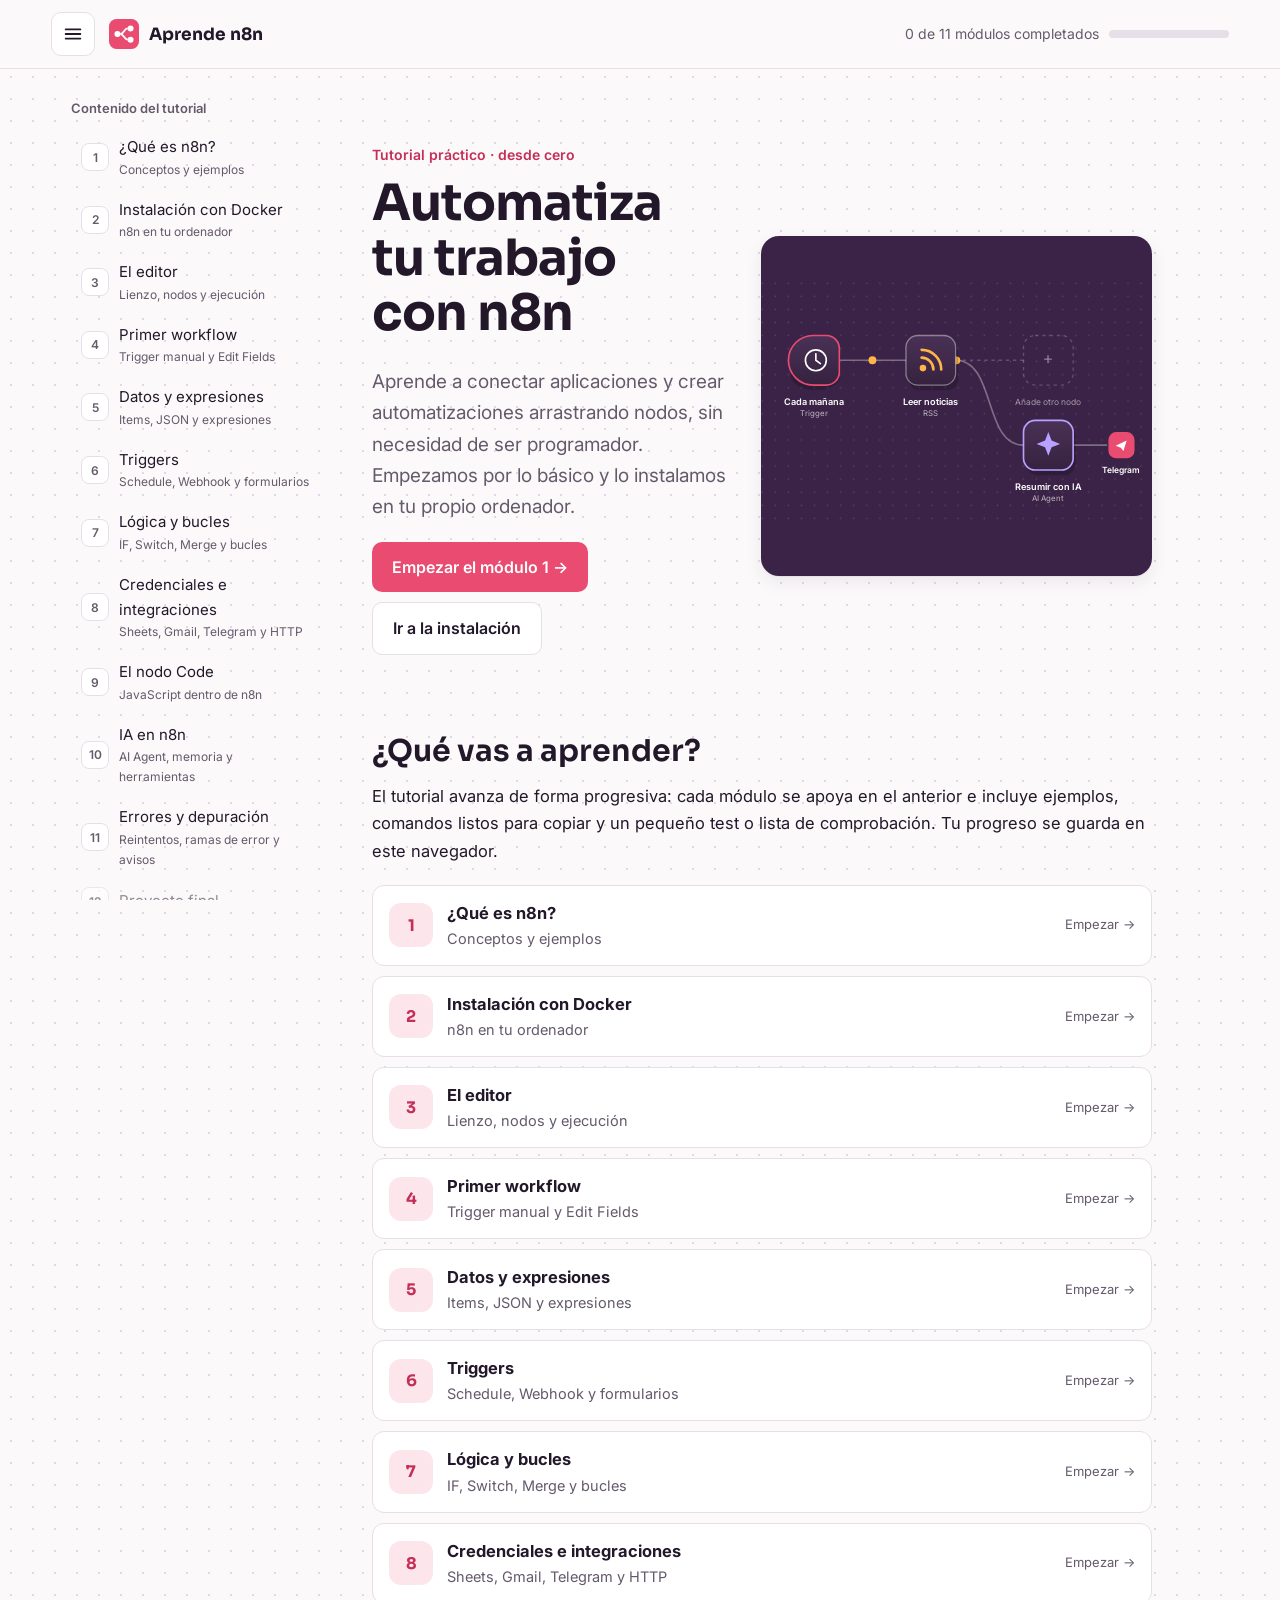
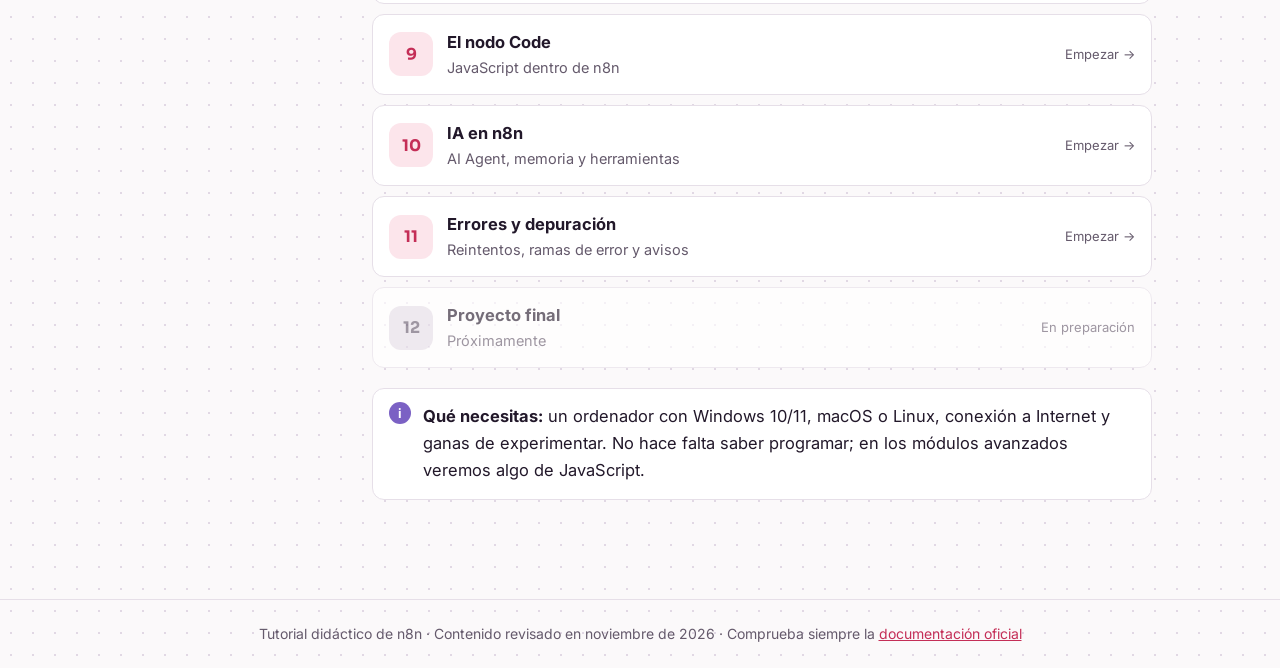
<file: index.html>
<!DOCTYPE html>
<html lang="es">
<head>
<meta charset="utf-8">
<meta name="viewport" content="width=device-width, initial-scale=1">
<title>Aprende n8n desde cero</title>
<link rel="preconnect" href="https://fonts.googleapis.com">
<link rel="stylesheet" href="https://fonts.googleapis.com/css2?family=Inter:wght@400;500;600&family=JetBrains+Mono:wght@400;500&family=Sora:wght@600;700&display=swap">
<link rel="stylesheet" href="css/estilos.css">
</head>
<body data-page="inicio" data-root="">
<header class="top">
  <a class="logo" href="index.html" aria-label="Inicio del tutorial">
    <svg viewBox="0 0 32 32" aria-hidden="true"><rect width="32" height="32" rx="8" fill="#ea4b71"/><circle cx="9" cy="16" r="3.2" fill="#fff"/><circle cx="23" cy="10" r="3.2" fill="#fff"/><circle cx="23" cy="22" r="3.2" fill="#fff"/><path d="M12 16c4 0 4-6 8-6M12 16c4 0 4 6 8 6" stroke="#fff" stroke-width="2" fill="none"/></svg>
    Aprende n8n
  </a>
  <div class="prog"><span>0 módulos completados</span><div class="bar"><i></i></div></div>
</header>

<div class="wrap">
  <nav class="side" id="indice" aria-label="Módulos"></nav>
  <main>
    <section class="hero">
      <div>
        <span class="kicker">Tutorial práctico · desde cero</span>
        <h1>Automatiza tu trabajo con n8n</h1>
        <p class="lead">Aprende a conectar aplicaciones y crear automatizaciones arrastrando nodos, sin necesidad de ser programador. Empezamos por lo básico y lo instalamos en tu propio ordenador.</p>
        <p style="display:flex;gap:10px;flex-wrap:wrap">
          <a class="btn" href="modulos/01-que-es-n8n.html">Empezar el módulo 1 →</a>
          <a class="btn ghost" href="modulos/02-instalacion-docker.html">Ir a la instalación</a>
        </p>
      </div>
      <div class="fig" role="img" aria-label="Ejemplo de workflow: cada mañana, leer noticias, resumir con IA y enviar por Telegram">
        <svg viewBox="0 0 600 380" preserveAspectRatio="xMidYMid meet" aria-hidden="true">
          <defs>
            <pattern id="pt" width="20" height="20" patternUnits="userSpaceOnUse"><circle cx="2" cy="2" r="1.2" fill="#ffffff22"/></pattern>
            <linearGradient id="nd" x1="0" y1="0" x2="0" y2="1"><stop offset="0" stop-color="#4a3156"/><stop offset="1" stop-color="#36223f"/></linearGradient>
          </defs>
          <rect width="600" height="380" fill="url(#pt)"/>
          <g fill="none" stroke="#ffffff55" stroke-width="2.5">
            <path id="w1" d="M118 120 C170 120 170 120 222 120"/>
            <path id="w2" d="M298 120 C360 120 340 250 402 250"/>
            <path id="w3" d="M298 120 C360 120 340 120 402 120" stroke-dasharray="5 6" stroke="#ffffff33"/>
            <path id="w4" d="M478 250 C520 250 520 250 530 250"/>
          </g>
          <g fill="#ffb547">
            <circle r="6"><animateMotion dur="2.6s" repeatCount="indefinite"><mpath href="#w1"/></animateMotion></circle>
            <circle r="6"><animateMotion dur="2.6s" begin="-1.3s" repeatCount="indefinite"><mpath href="#w2"/></animateMotion></circle>
          </g>
          <!-- Nodo trigger -->
          <g transform="translate(42 82)">
            <rect x="4" y="8" width="76" height="76" rx="38" ry="22" fill="#00000033"/>
            <path d="M38 0h20a20 20 0 0 1 20 20v36a20 20 0 0 1-20 20H38A38 38 0 0 1 38 0z" fill="url(#nd)" stroke="#ea4b71" stroke-width="2.5"/>
            <circle cx="42" cy="38" r="16" fill="none" stroke="#fff" stroke-width="2.5"/><path d="M42 28v10l7 5" stroke="#fff" stroke-width="2.5" fill="none" stroke-linecap="round"/>
            <text x="39" y="106" text-anchor="middle" fill="#fff" font-family="Inter" font-size="14" font-weight="600">Cada mañana</text>
            <text x="39" y="124" text-anchor="middle" fill="#ffffffaa" font-family="Inter" font-size="12">Trigger</text>
          </g>
          <!-- RSS -->
          <g transform="translate(222 82)">
            <rect x="4" y="8" width="76" height="76" rx="18" fill="#00000033"/>
            <rect width="76" height="76" rx="18" fill="url(#nd)" stroke="#ffffff66" stroke-width="2"/>
            <circle cx="26" cy="50" r="5" fill="#ffb547"/><path d="M24 34a18 18 0 0 1 18 18M24 22a30 30 0 0 1 30 30" stroke="#ffb547" stroke-width="4" fill="none" stroke-linecap="round"/>
            <text x="38" y="106" text-anchor="middle" fill="#fff" font-family="Inter" font-size="14" font-weight="600">Leer noticias</text>
            <text x="38" y="124" text-anchor="middle" fill="#ffffffaa" font-family="Inter" font-size="12">RSS</text>
          </g>
          <!-- IA -->
          <g transform="translate(402 212)">
            <rect x="4" y="8" width="76" height="76" rx="18" fill="#00000033"/>
            <rect width="76" height="76" rx="18" fill="url(#nd)" stroke="#b9a2ff" stroke-width="2.5"/>
            <path d="M38 18l5 13 13 5-13 5-5 13-5-13-13-5 13-5z" fill="#b9a2ff"/>
            <text x="38" y="106" text-anchor="middle" fill="#fff" font-family="Inter" font-size="14" font-weight="600">Resumir con IA</text>
            <text x="38" y="124" text-anchor="middle" fill="#ffffffaa" font-family="Inter" font-size="12">AI Agent</text>
          </g>
          <!-- Telegram -->
          <g transform="translate(402 82)">
            <rect width="76" height="76" rx="18" fill="none" stroke="#ffffff33" stroke-width="2" stroke-dasharray="5 6"/>
            <text x="38" y="45" text-anchor="middle" fill="#ffffff66" font-family="Sora" font-size="26">+</text>
            <text x="38" y="106" text-anchor="middle" fill="#ffffff88" font-family="Inter" font-size="13">Añade otro nodo</text>
          </g>
          <g transform="translate(532 230)">
            <rect width="40" height="40" rx="12" fill="#ea4b71"/><path d="M11 21l17-8-5 16-4-5-8-3z" fill="#fff"/>
            <text x="20" y="62" text-anchor="middle" fill="#fff" font-family="Inter" font-size="13" font-weight="600">Telegram</text>
          </g>
        </svg>
      </div>
    </section>

    <h2>¿Qué vas a aprender?</h2>
    <p>El tutorial avanza de forma progresiva: cada módulo se apoya en el anterior e incluye ejemplos, comandos listos para copiar y un pequeño test o lista de comprobación. Tu progreso se guarda en este navegador.</p>
    <div id="lista-modulos" class="mods"></div>

    <div class="note info"><p><strong>Qué necesitas:</strong> un ordenador con Windows 10/11, macOS o Linux, conexión a Internet y ganas de experimentar. No hace falta saber programar; en los módulos avanzados veremos algo de JavaScript.</p></div>
  </main>
</div>
<footer>Tutorial didáctico de n8n · Contenido revisado en noviembre de 2026 · Comprueba siempre la <a href="https://docs.n8n.io/">documentación oficial</a></footer>
<script src="js/main.js"></script>
</body>
</html>
</file>
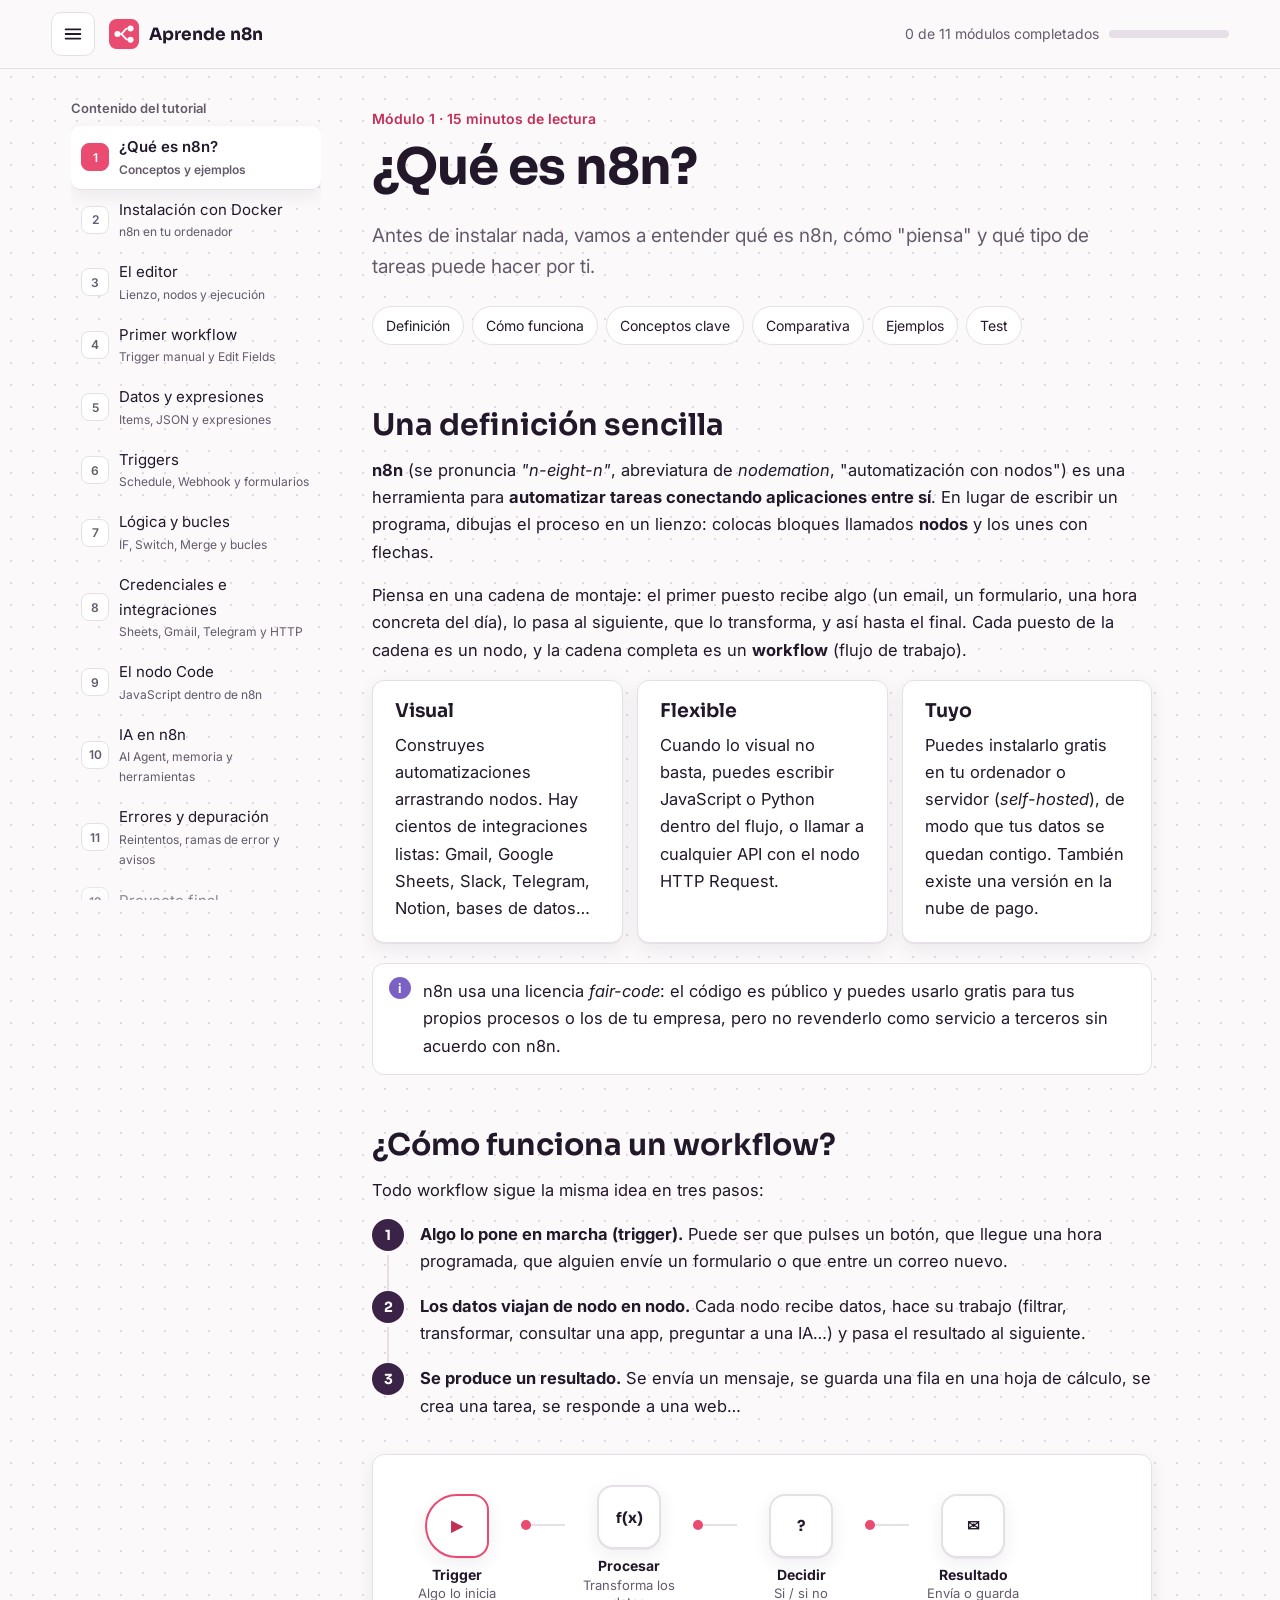
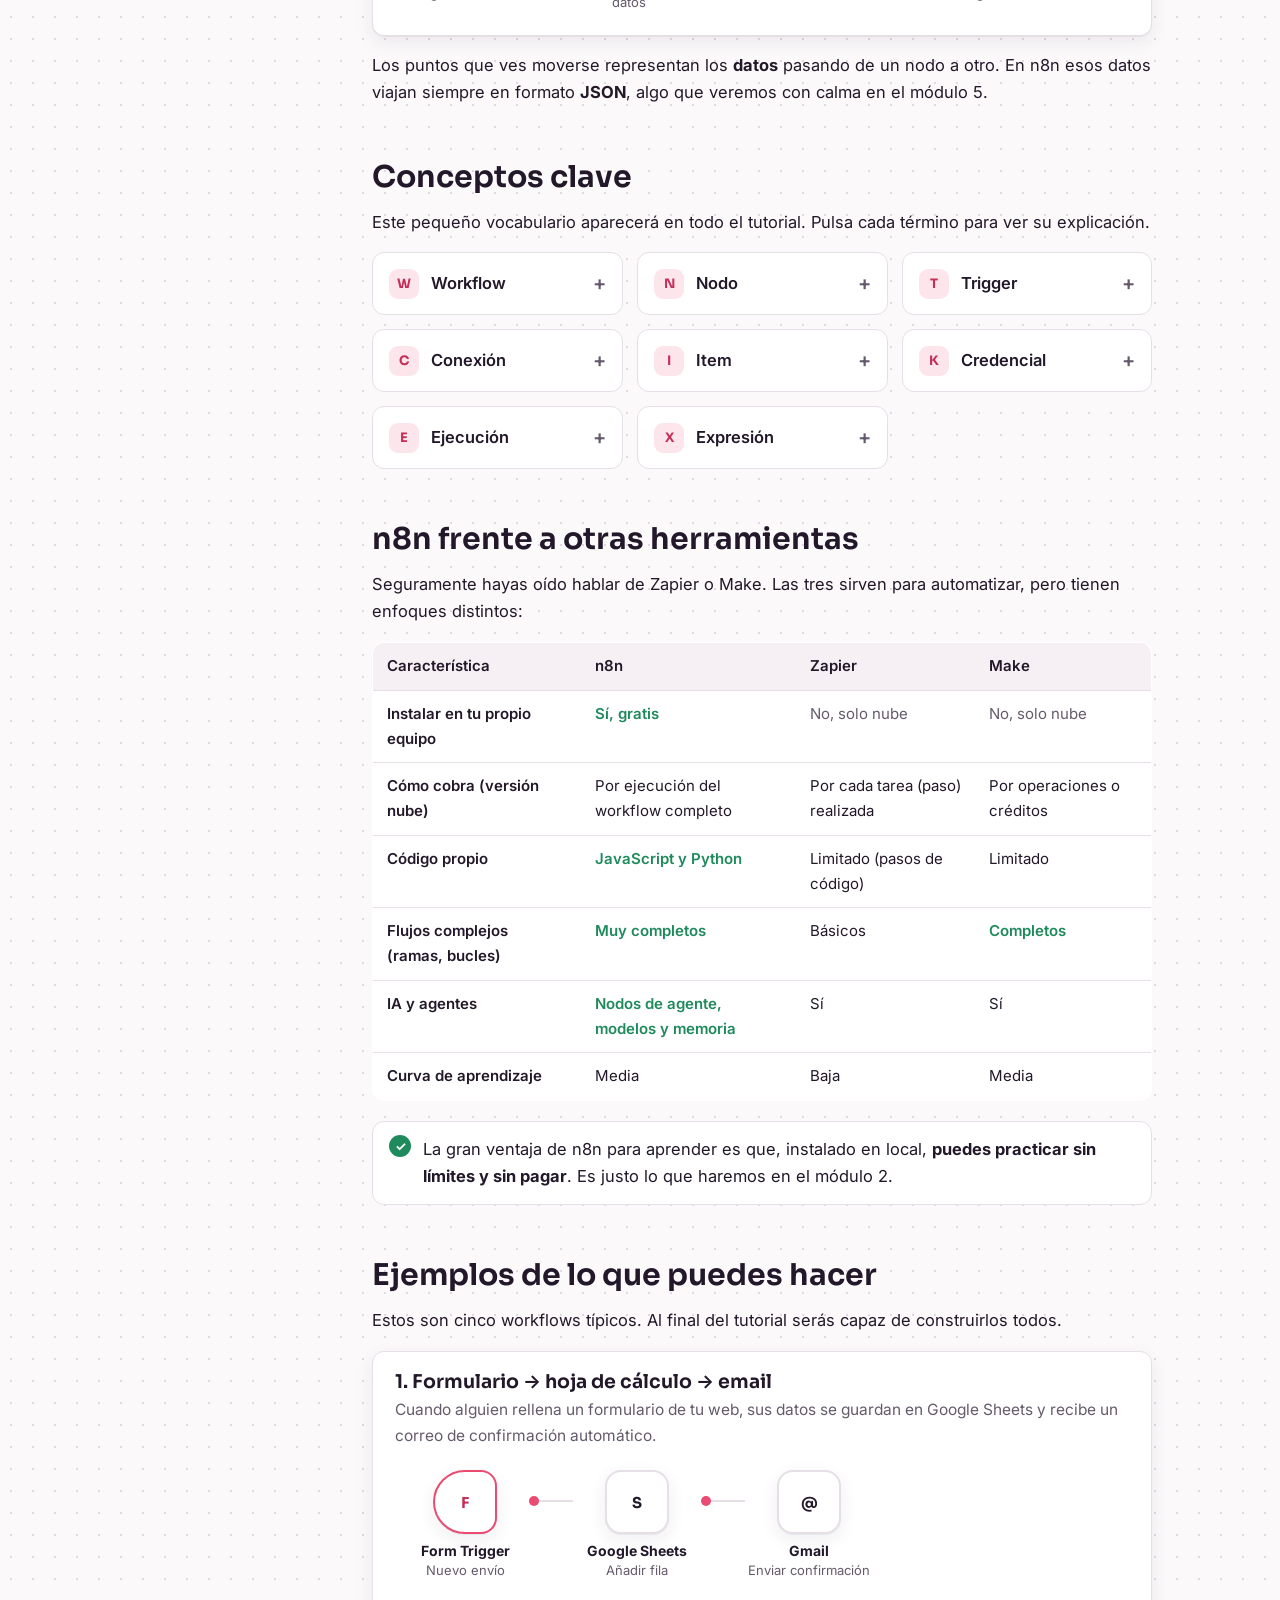
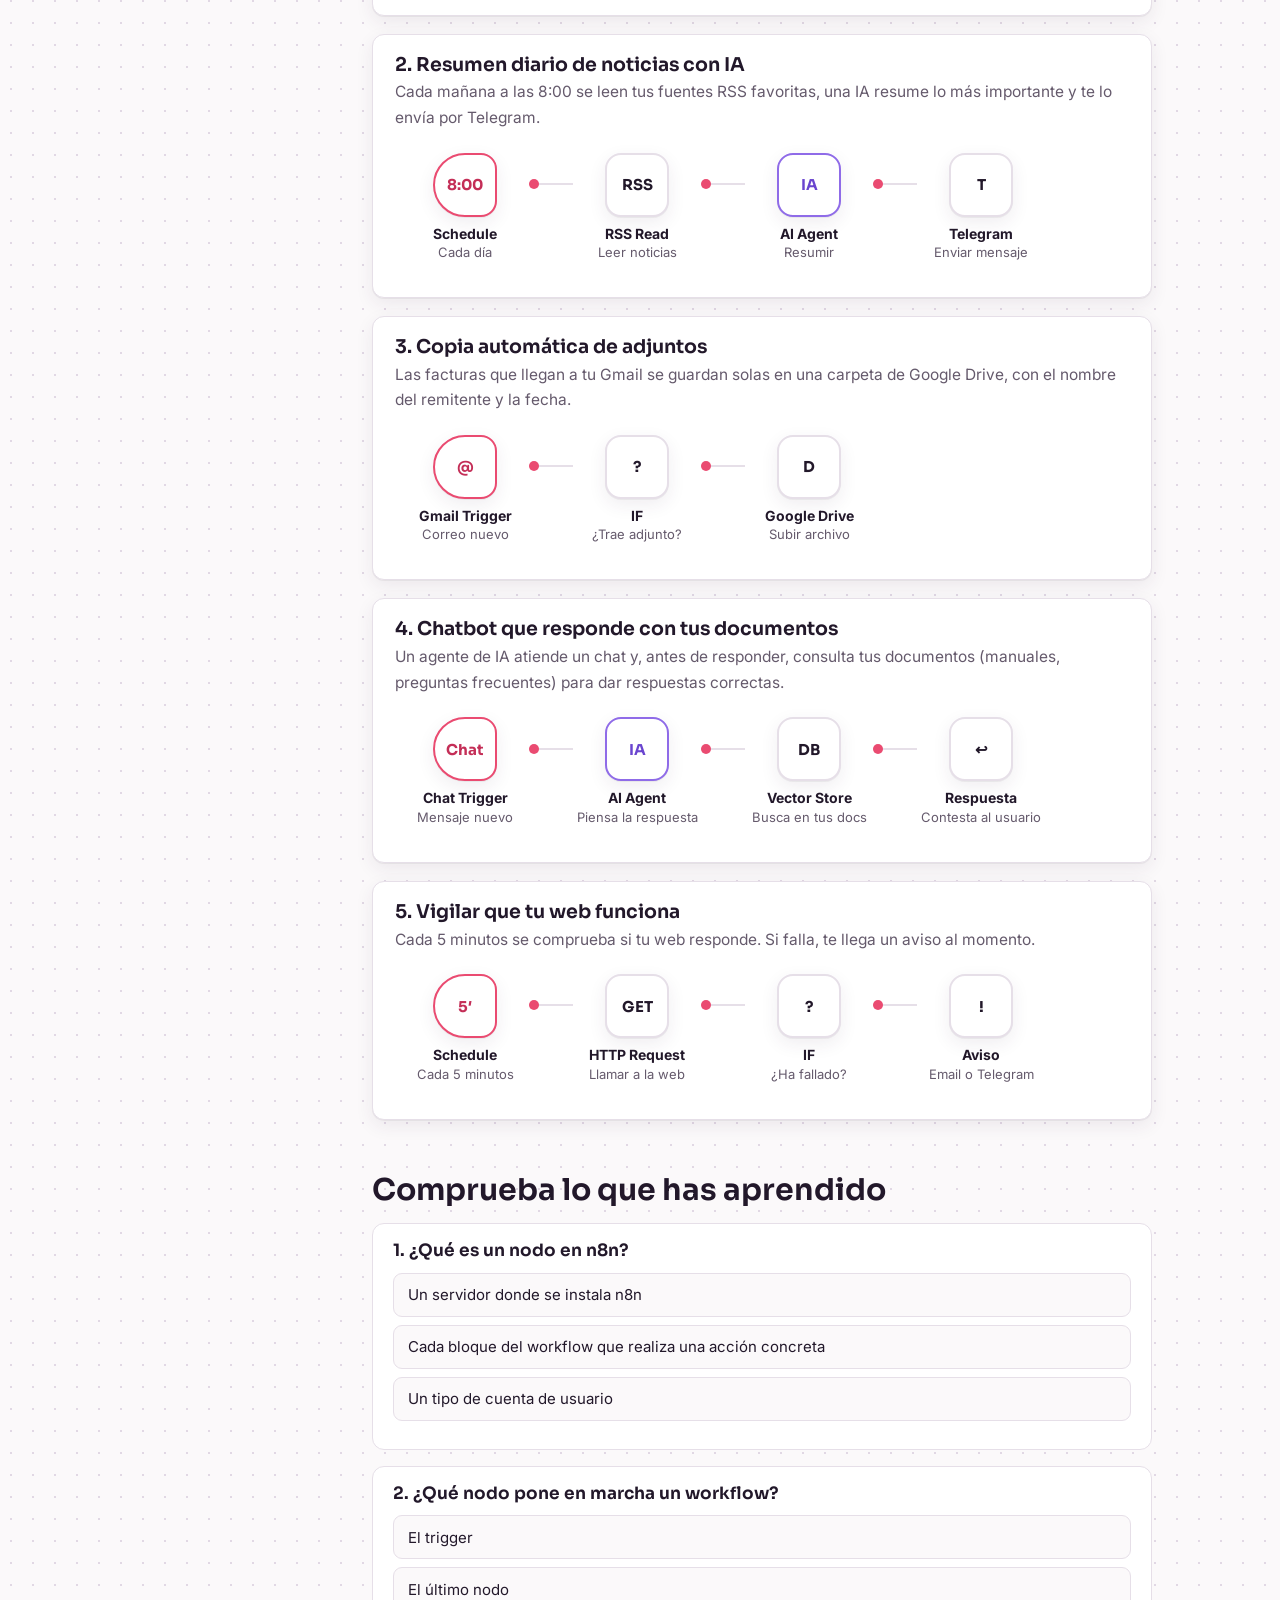
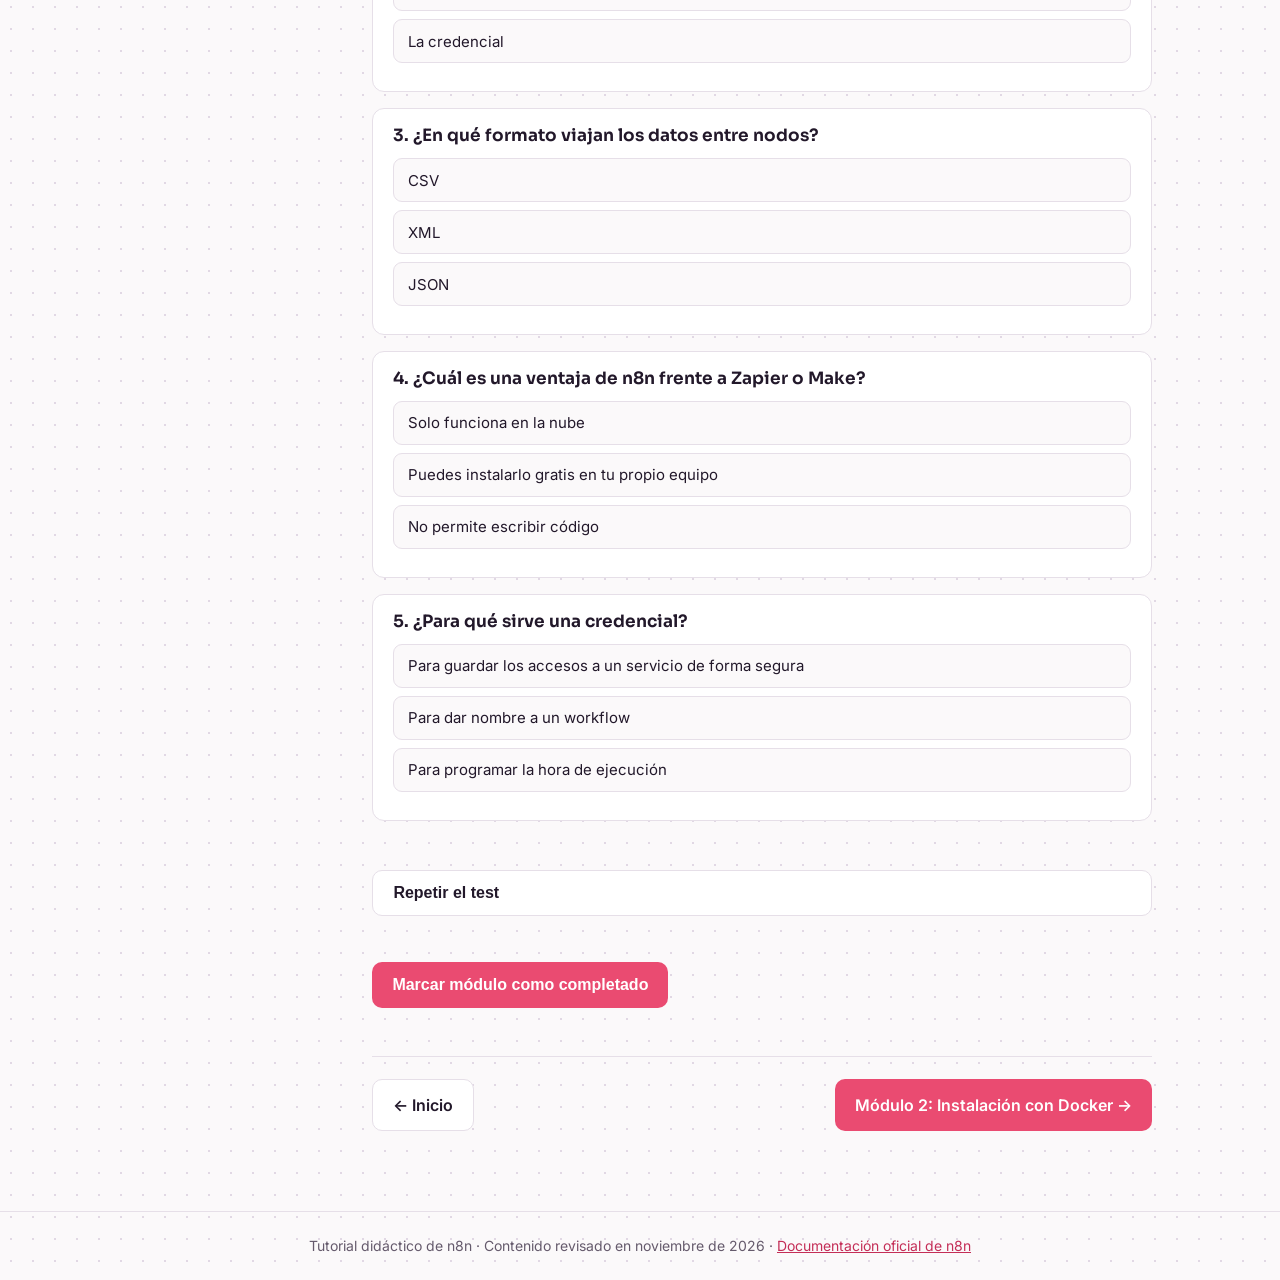
<file: modulos/01-que-es-n8n.html>
<!DOCTYPE html>
<html lang="es">
<head>
<meta charset="utf-8">
<meta name="viewport" content="width=device-width, initial-scale=1">
<title>Módulo 1 · ¿Qué es n8n?</title>
<link rel="preconnect" href="https://fonts.googleapis.com">
<link rel="stylesheet" href="https://fonts.googleapis.com/css2?family=Inter:wght@400;500;600&family=JetBrains+Mono:wght@400;500&family=Sora:wght@600;700&display=swap">
<link rel="stylesheet" href="../css/estilos.css">
</head>
<body data-page="m1" data-root="../">
<header class="top">
  <a class="logo" href="../index.html" aria-label="Inicio del tutorial">
    <svg viewBox="0 0 32 32" aria-hidden="true"><rect width="32" height="32" rx="8" fill="#ea4b71"/><circle cx="9" cy="16" r="3.2" fill="#fff"/><circle cx="23" cy="10" r="3.2" fill="#fff"/><circle cx="23" cy="22" r="3.2" fill="#fff"/><path d="M12 16c4 0 4-6 8-6M12 16c4 0 4 6 8 6" stroke="#fff" stroke-width="2" fill="none"/></svg>
    Aprende n8n
  </a>
  <div class="prog"><span>0 módulos completados</span><div class="bar"><i></i></div></div>
</header>

<div class="wrap">
  <nav class="side" id="indice" aria-label="Módulos"></nav>
  <main>
    <span class="kicker">Módulo 1 · 15 minutos de lectura</span>
    <h1>¿Qué es n8n?</h1>
    <p class="lead">Antes de instalar nada, vamos a entender qué es n8n, cómo "piensa" y qué tipo de tareas puede hacer por ti.</p>
    <nav class="toc" aria-label="En esta página">
      <a href="#definicion">Definición</a><a href="#como-funciona">Cómo funciona</a><a href="#conceptos">Conceptos clave</a><a href="#comparativa">Comparativa</a><a href="#ejemplos">Ejemplos</a><a href="#test">Test</a>
    </nav>

    <h2 id="definicion">Una definición sencilla</h2>
    <p><strong>n8n</strong> (se pronuncia <em>"n-eight-n"</em>, abreviatura de <em>nodemation</em>, "automatización con nodos") es una herramienta para <strong>automatizar tareas conectando aplicaciones entre sí</strong>. En lugar de escribir un programa, dibujas el proceso en un lienzo: colocas bloques llamados <strong>nodos</strong> y los unes con flechas.</p>
    <p>Piensa en una cadena de montaje: el primer puesto recibe algo (un email, un formulario, una hora concreta del día), lo pasa al siguiente, que lo transforma, y así hasta el final. Cada puesto de la cadena es un nodo, y la cadena completa es un <strong>workflow</strong> (flujo de trabajo).</p>
    <div class="grid">
      <div class="card"><h3 style="margin-top:0">Visual</h3><p style="margin:0">Construyes automatizaciones arrastrando nodos. Hay cientos de integraciones listas: Gmail, Google Sheets, Slack, Telegram, Notion, bases de datos…</p></div>
      <div class="card"><h3 style="margin-top:0">Flexible</h3><p style="margin:0">Cuando lo visual no basta, puedes escribir JavaScript o Python dentro del flujo, o llamar a cualquier API con el nodo HTTP Request.</p></div>
      <div class="card"><h3 style="margin-top:0">Tuyo</h3><p style="margin:0">Puedes instalarlo gratis en tu ordenador o servidor (<em>self-hosted</em>), de modo que tus datos se quedan contigo. También existe una versión en la nube de pago.</p></div>
    </div>
    <div class="note info"><p>n8n usa una licencia <em>fair-code</em>: el código es público y puedes usarlo gratis para tus propios procesos o los de tu empresa, pero no revenderlo como servicio a terceros sin acuerdo con n8n.</p></div>

    <h2 id="como-funciona">¿Cómo funciona un workflow?</h2>
    <p>Todo workflow sigue la misma idea en tres pasos:</p>
    <ol class="steps">
      <li><strong>Algo lo pone en marcha (trigger).</strong> Puede ser que pulses un botón, que llegue una hora programada, que alguien envíe un formulario o que entre un correo nuevo.</li>
      <li><strong>Los datos viajan de nodo en nodo.</strong> Cada nodo recibe datos, hace su trabajo (filtrar, transformar, consultar una app, preguntar a una IA…) y pasa el resultado al siguiente.</li>
      <li><strong>Se produce un resultado.</strong> Se envía un mensaje, se guarda una fila en una hoja de cálculo, se crea una tarea, se responde a una web…</li>
    </ol>
    <div class="card" style="padding:8px 14px">
      <div class="flow" data-flujo="basico"></div>
    </div>
    <p style="margin-top:1em">Los puntos que ves moverse representan los <strong>datos</strong> pasando de un nodo a otro. En n8n esos datos viajan siempre en formato <strong>JSON</strong>, algo que veremos con calma en el módulo 5.</p>

    <h2 id="conceptos">Conceptos clave</h2>
    <p>Este pequeño vocabulario aparecerá en todo el tutorial. Pulsa cada término para ver su explicación.</p>
    <div class="grid">
      <details class="term"><summary><i>W</i>Workflow</summary><p>El flujo completo: el conjunto de nodos conectados que automatiza una tarea. Se puede activar para que funcione solo.</p></details>
      <details class="term"><summary><i>N</i>Nodo</summary><p>Cada bloque del workflow. Hace una sola cosa: leer un email, filtrar datos, escribir en una hoja, llamar a una IA…</p></details>
      <details class="term"><summary><i>T</i>Trigger</summary><p>Nodo especial que inicia el workflow: manual, por horario (Schedule), por petición web (Webhook) o por un evento de una aplicación.</p></details>
      <details class="term"><summary><i>C</i>Conexión</summary><p>La línea que une dos nodos. Indica el camino que siguen los datos.</p></details>
      <details class="term"><summary><i>I</i>Item</summary><p>Cada unidad de datos que viaja por el flujo (por ejemplo, un email o una fila). Un nodo puede recibir muchos items y procesa cada uno.</p></details>
      <details class="term"><summary><i>K</i>Credencial</summary><p>Los accesos guardados (usuario, token, clave de API) que n8n usa para conectarse a un servicio en tu nombre. Se guardan cifrados.</p></details>
      <details class="term"><summary><i>E</i>Ejecución</summary><p>Cada vez que el workflow se ejecuta. n8n guarda un historial para que puedas ver qué datos pasaron por cada nodo.</p></details>
      <details class="term"><summary><i>X</i>Expresión</summary><p>Fórmula entre dobles llaves, como <code>{{ $json.email }}</code>, que sirve para usar datos de nodos anteriores.</p></details>
    </div>

    <h2 id="comparativa">n8n frente a otras herramientas</h2>
    <p>Seguramente hayas oído hablar de Zapier o Make. Las tres sirven para automatizar, pero tienen enfoques distintos:</p>
    <div class="scroll">
    <table class="stack">
      <thead><tr><th>Característica</th><th>n8n</th><th>Zapier</th><th>Make</th></tr></thead>
      <tbody>
        <tr><td>Instalar en tu propio equipo</td><td class="yes">Sí, gratis</td><td class="no">No, solo nube</td><td class="no">No, solo nube</td></tr>
        <tr><td>Cómo cobra (versión nube)</td><td>Por ejecución del workflow completo</td><td>Por cada tarea (paso) realizada</td><td>Por operaciones o créditos</td></tr>
        <tr><td>Código propio</td><td class="yes">JavaScript y Python</td><td>Limitado (pasos de código)</td><td>Limitado</td></tr>
        <tr><td>Flujos complejos (ramas, bucles)</td><td class="yes">Muy completos</td><td>Básicos</td><td class="yes">Completos</td></tr>
        <tr><td>IA y agentes</td><td class="yes">Nodos de agente, modelos y memoria</td><td>Sí</td><td>Sí</td></tr>
        <tr><td>Curva de aprendizaje</td><td>Media</td><td>Baja</td><td>Media</td></tr>
      </tbody>
    </table>
    </div>
    <div class="note tip"><p>La gran ventaja de n8n para aprender es que, instalado en local, <strong>puedes practicar sin límites y sin pagar</strong>. Es justo lo que haremos en el módulo 2.</p></div>

    <h2 id="ejemplos">Ejemplos de lo que puedes hacer</h2>
    <p>Estos son cinco workflows típicos. Al final del tutorial serás capaz de construirlos todos.</p>

    <div class="example card">
      <h3>1. Formulario → hoja de cálculo → email</h3>
      <p>Cuando alguien rellena un formulario de tu web, sus datos se guardan en Google Sheets y recibe un correo de confirmación automático.</p>
      <div class="flow" data-flujo="formulario"></div>
    </div>
    <div class="example card">
      <h3>2. Resumen diario de noticias con IA</h3>
      <p>Cada mañana a las 8:00 se leen tus fuentes RSS favoritas, una IA resume lo más importante y te lo envía por Telegram.</p>
      <div class="flow" data-flujo="noticias"></div>
    </div>
    <div class="example card">
      <h3>3. Copia automática de adjuntos</h3>
      <p>Las facturas que llegan a tu Gmail se guardan solas en una carpeta de Google Drive, con el nombre del remitente y la fecha.</p>
      <div class="flow" data-flujo="adjuntos"></div>
    </div>
    <div class="example card">
      <h3>4. Chatbot que responde con tus documentos</h3>
      <p>Un agente de IA atiende un chat y, antes de responder, consulta tus documentos (manuales, preguntas frecuentes) para dar respuestas correctas.</p>
      <div class="flow" data-flujo="chatbot"></div>
    </div>
    <div class="example card">
      <h3>5. Vigilar que tu web funciona</h3>
      <p>Cada 5 minutos se comprueba si tu web responde. Si falla, te llega un aviso al momento.</p>
      <div class="flow" data-flujo="monitor"></div>
    </div>

    <h2 id="test">Comprueba lo que has aprendido</h2>
    <div id="quiz" class="quiz"></div>

    <button class="btn done-btn" type="button" data-marcar>Marcar módulo como completado</button>

    <nav class="pager" aria-label="Navegación entre módulos">
      <a class="btn ghost" href="../index.html">← Inicio</a>
      <a class="btn" href="02-instalacion-docker.html">Módulo 2: Instalación con Docker →</a>
    </nav>
  </main>
</div>
<footer>Tutorial didáctico de n8n · Contenido revisado en noviembre de 2026 · <a href="https://docs.n8n.io/">Documentación oficial de n8n</a></footer>

<script>
window.FLUJOS = {
  basico: [
    { tipo: 'trig', ico: '▶', t: 'Trigger', d: 'Algo lo inicia' },
    { ico: 'f(x)', t: 'Procesar', d: 'Transforma los datos' },
    { ico: '?', t: 'Decidir', d: 'Si / si no' },
    { ico: '✉', t: 'Resultado', d: 'Envía o guarda' }
  ],
  formulario: [
    { tipo: 'trig', ico: 'F', t: 'Form Trigger', d: 'Nuevo envío' },
    { ico: 'S', t: 'Google Sheets', d: 'Añadir fila' },
    { ico: '@', t: 'Gmail', d: 'Enviar confirmación' }
  ],
  noticias: [
    { tipo: 'trig', ico: '8:00', t: 'Schedule', d: 'Cada día' },
    { ico: 'RSS', t: 'RSS Read', d: 'Leer noticias' },
    { tipo: 'ai', ico: 'IA', t: 'AI Agent', d: 'Resumir' },
    { ico: 'T', t: 'Telegram', d: 'Enviar mensaje' }
  ],
  adjuntos: [
    { tipo: 'trig', ico: '@', t: 'Gmail Trigger', d: 'Correo nuevo' },
    { ico: '?', t: 'IF', d: '¿Trae adjunto?' },
    { ico: 'D', t: 'Google Drive', d: 'Subir archivo' }
  ],
  chatbot: [
    { tipo: 'trig', ico: 'Chat', t: 'Chat Trigger', d: 'Mensaje nuevo' },
    { tipo: 'ai', ico: 'IA', t: 'AI Agent', d: 'Piensa la respuesta' },
    { ico: 'DB', t: 'Vector Store', d: 'Busca en tus docs' },
    { ico: '↩', t: 'Respuesta', d: 'Contesta al usuario' }
  ],
  monitor: [
    { tipo: 'trig', ico: '5′', t: 'Schedule', d: 'Cada 5 minutos' },
    { ico: 'GET', t: 'HTTP Request', d: 'Llamar a la web' },
    { ico: '?', t: 'IF', d: '¿Ha fallado?' },
    { ico: '!', t: 'Aviso', d: 'Email o Telegram' }
  ]
};
window.QUIZ = [
  { p: '¿Qué es un nodo en n8n?', o: ['Un servidor donde se instala n8n', 'Cada bloque del workflow que realiza una acción concreta', 'Un tipo de cuenta de usuario'], c: 1, e: 'Un nodo es cada paso del flujo: leer, transformar, decidir, enviar…' },
  { p: '¿Qué nodo pone en marcha un workflow?', o: ['El trigger', 'El último nodo', 'La credencial'], c: 0, e: 'El trigger es el disparador: manual, por horario, por webhook o por un evento de una app.' },
  { p: '¿En qué formato viajan los datos entre nodos?', o: ['CSV', 'XML', 'JSON'], c: 2, e: 'n8n trabaja internamente con items en formato JSON.' },
  { p: '¿Cuál es una ventaja de n8n frente a Zapier o Make?', o: ['Solo funciona en la nube', 'Puedes instalarlo gratis en tu propio equipo', 'No permite escribir código'], c: 1, e: 'n8n se puede autoalojar (self-hosted), lo que permite practicar sin límites y mantener tus datos.' },
  { p: '¿Para qué sirve una credencial?', o: ['Para guardar los accesos a un servicio de forma segura', 'Para dar nombre a un workflow', 'Para programar la hora de ejecución'], c: 0, e: 'Las credenciales guardan, cifrados, los datos de acceso que n8n usa para conectarse a cada servicio.' }
];
</script>
<script src="../js/main.js"></script>
</body>
</html>
</file>
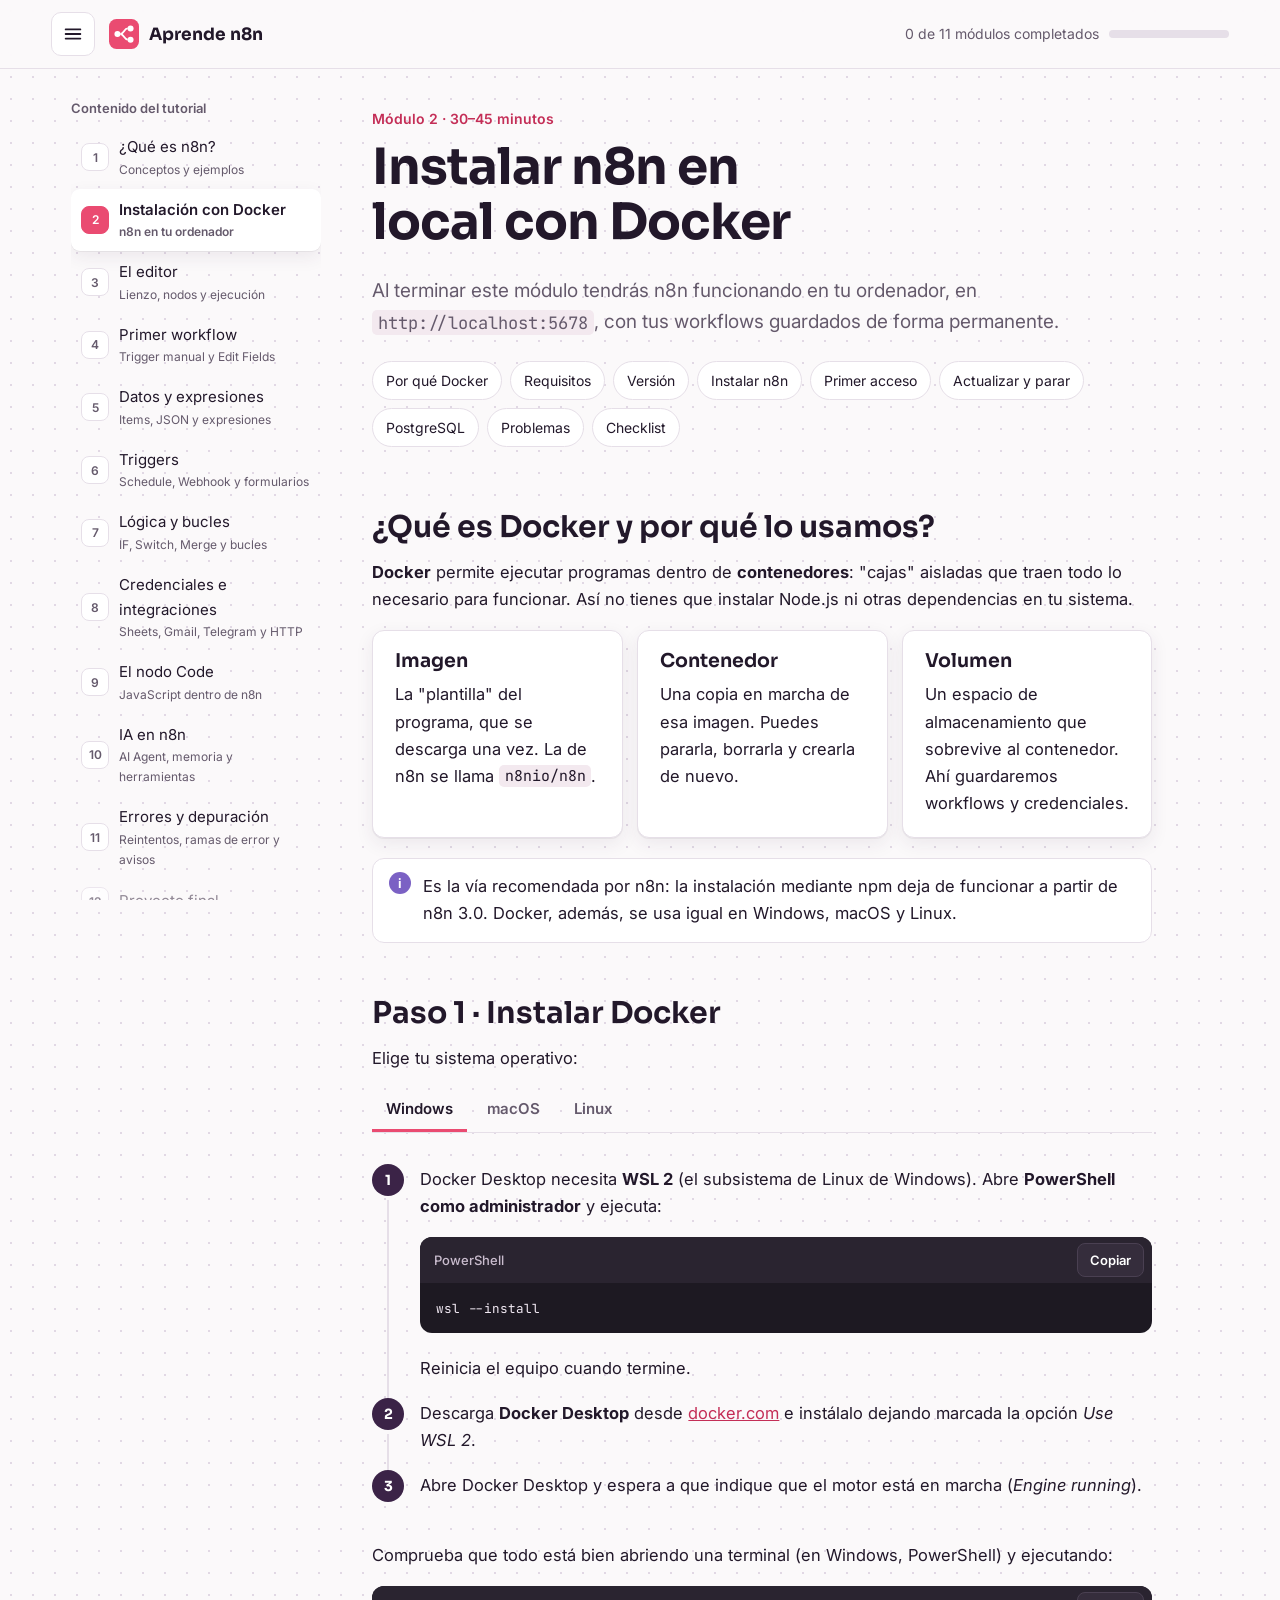
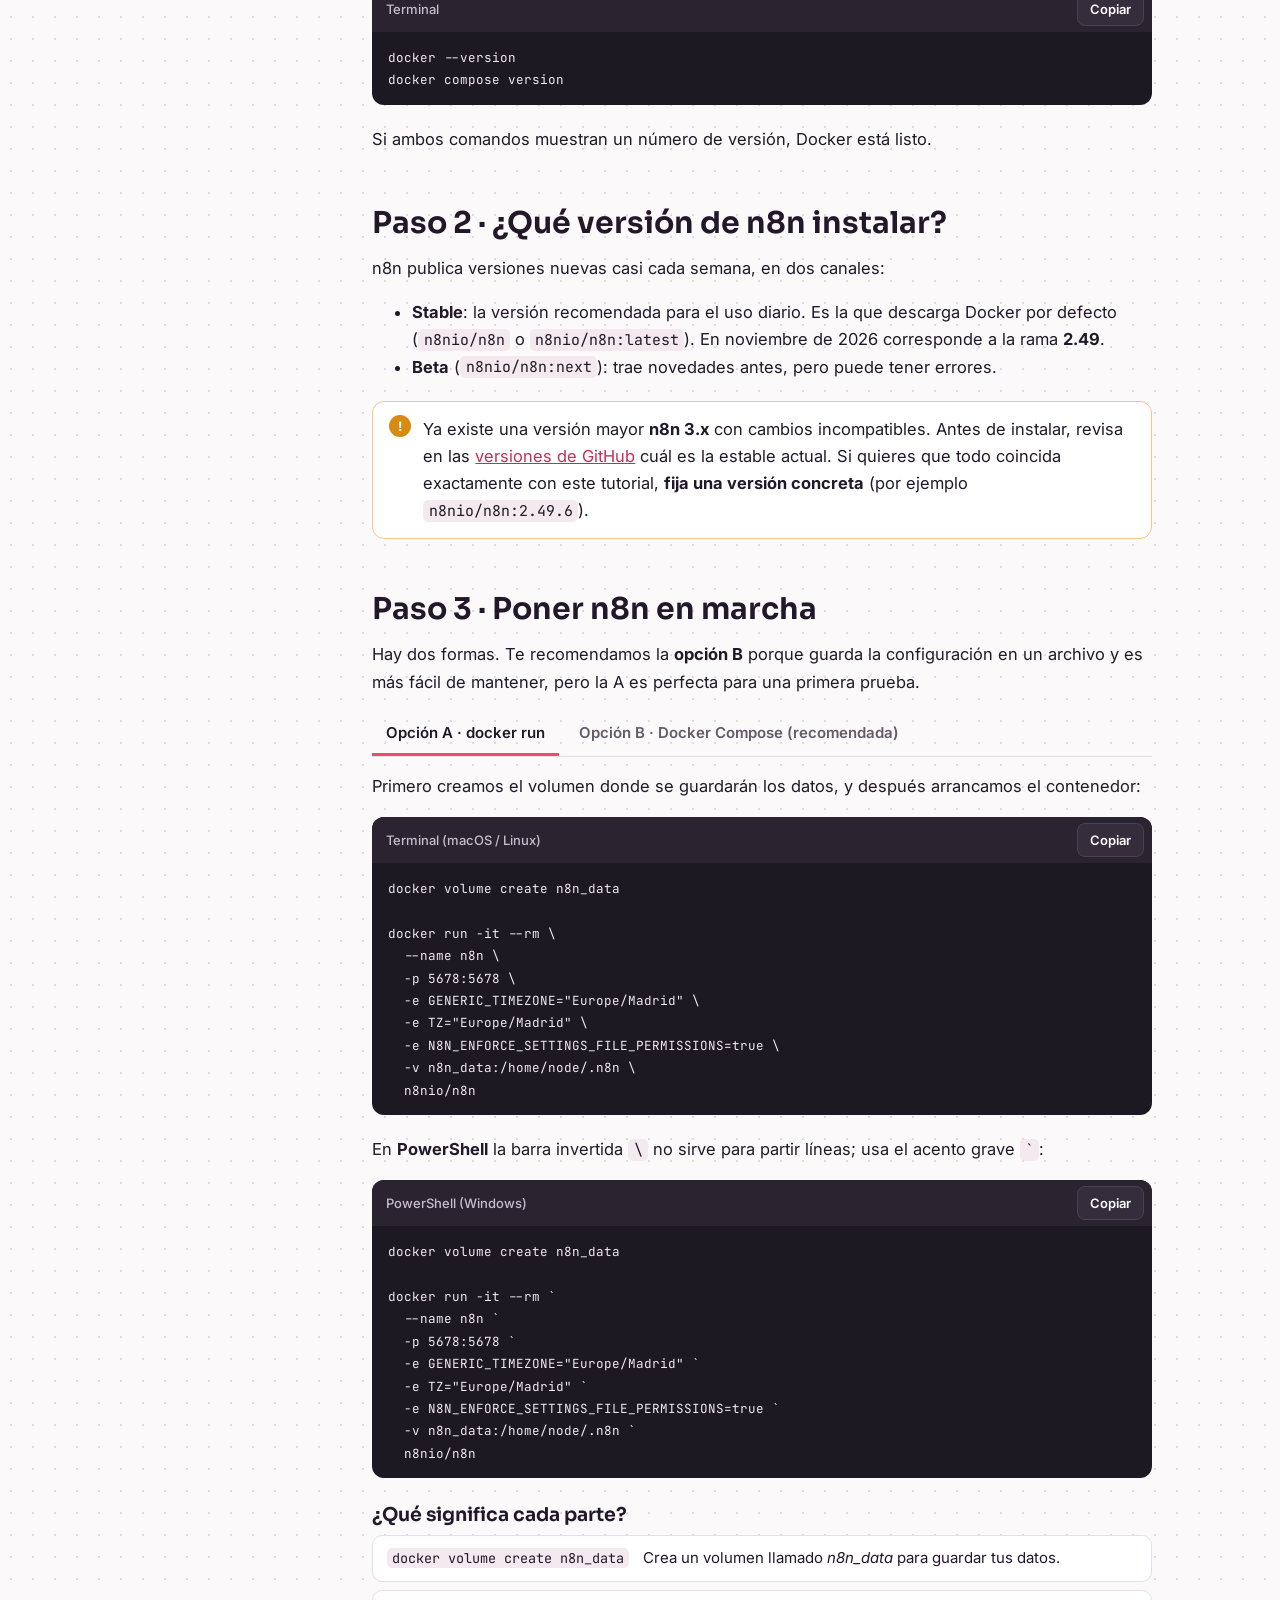
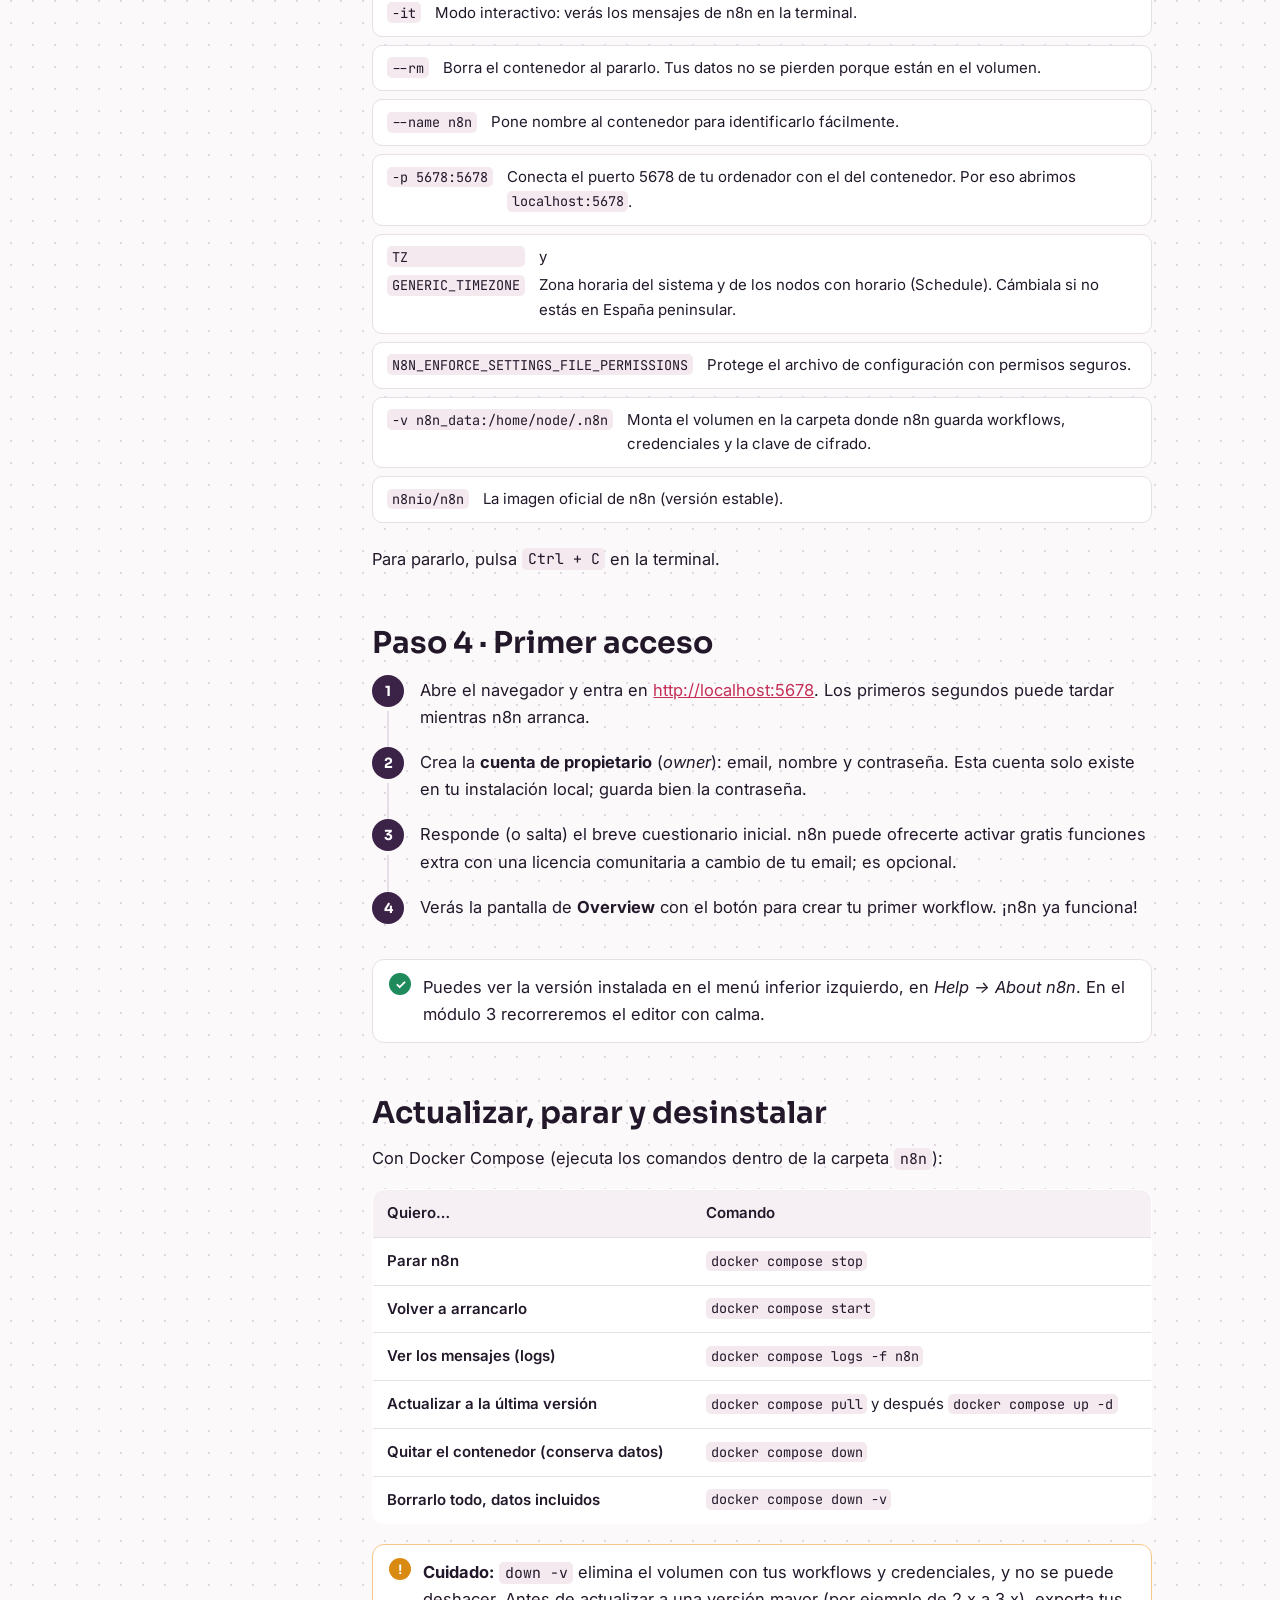
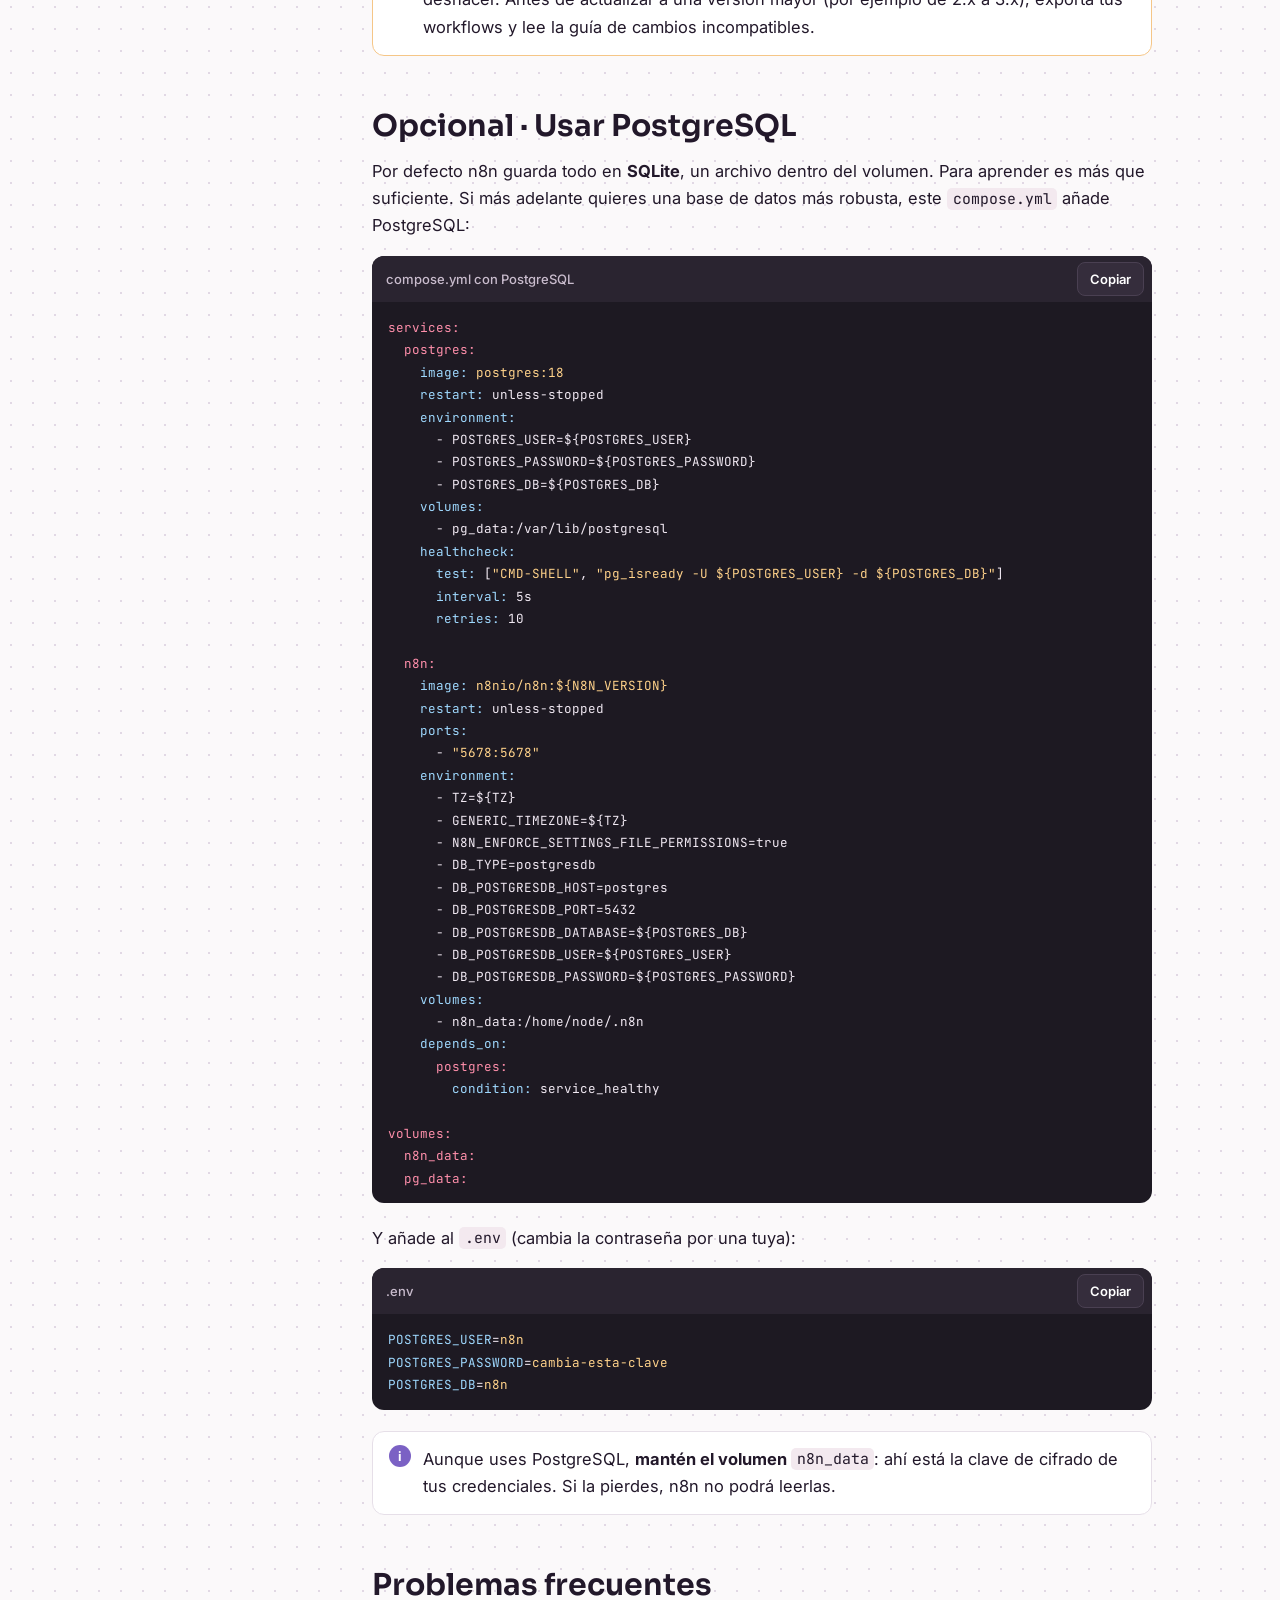
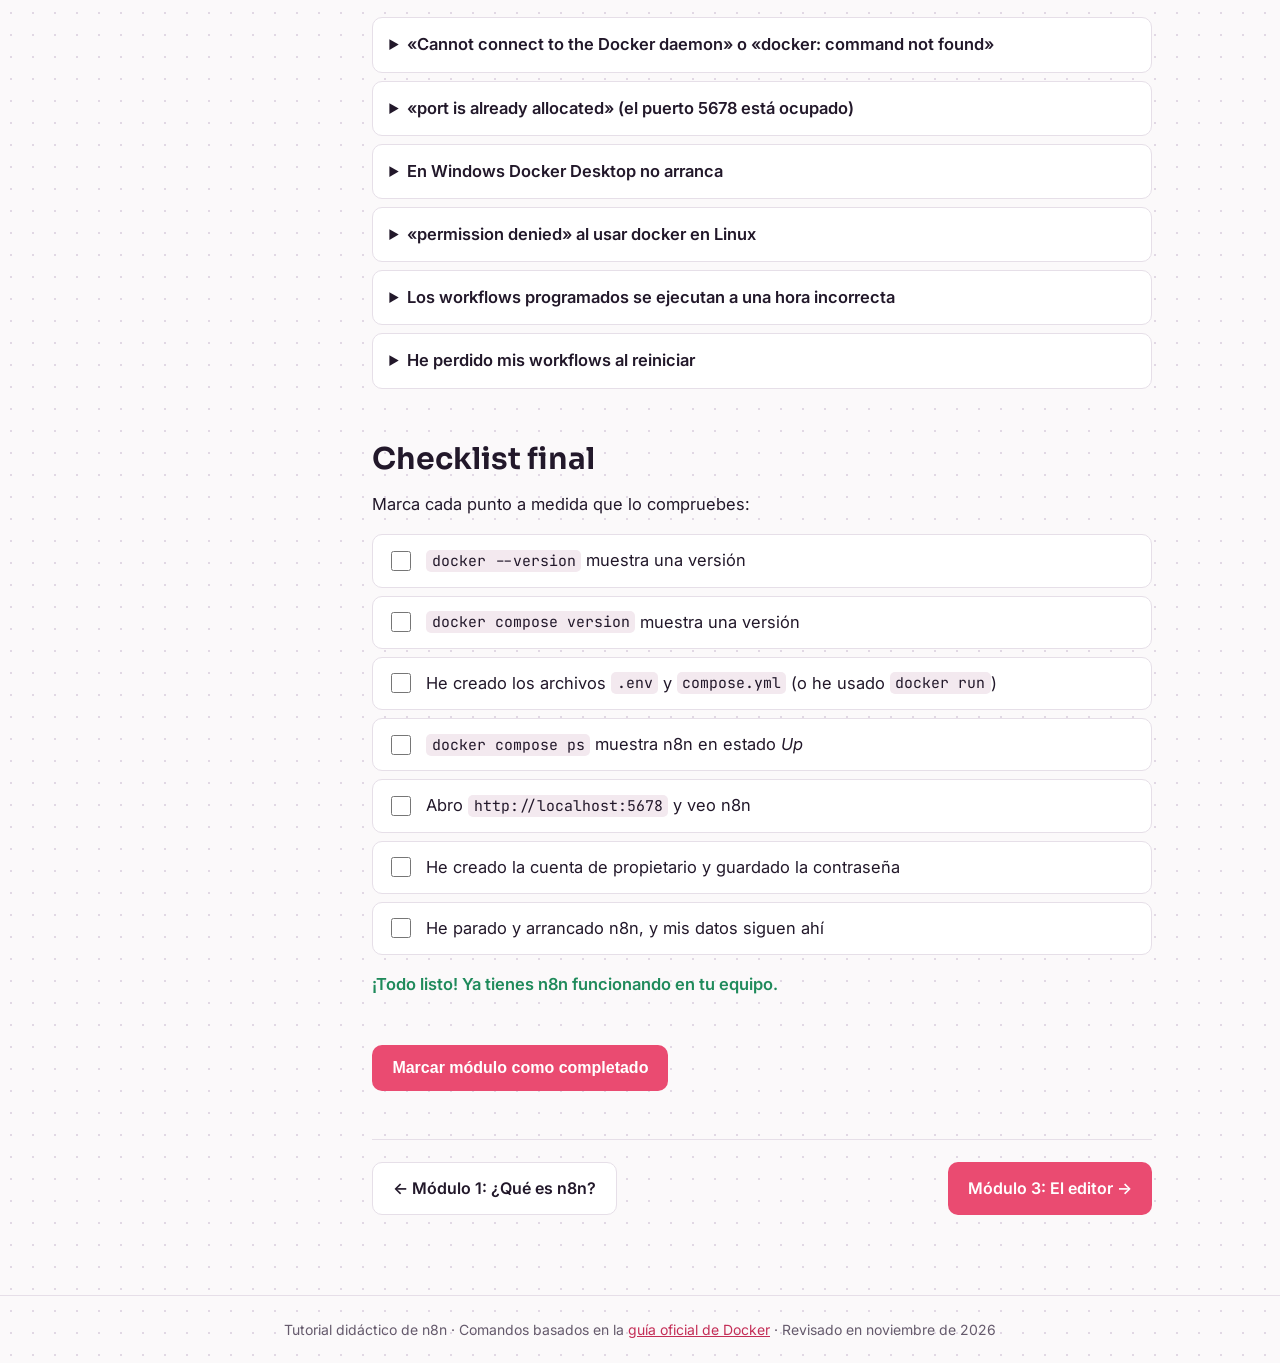
<file: modulos/02-instalacion-docker.html>
<!DOCTYPE html>
<html lang="es">
<head>
<meta charset="utf-8">
<meta name="viewport" content="width=device-width, initial-scale=1">
<title>Módulo 2 · Instalar n8n con Docker</title>
<link rel="preconnect" href="https://fonts.googleapis.com">
<link rel="stylesheet" href="https://fonts.googleapis.com/css2?family=Inter:wght@400;500;600&family=JetBrains+Mono:wght@400;500&family=Sora:wght@600;700&display=swap">
<link rel="stylesheet" href="../css/estilos.css">
</head>
<body data-page="m2" data-root="../">
<header class="top">
  <a class="logo" href="../index.html" aria-label="Inicio del tutorial">
    <svg viewBox="0 0 32 32" aria-hidden="true"><rect width="32" height="32" rx="8" fill="#ea4b71"/><circle cx="9" cy="16" r="3.2" fill="#fff"/><circle cx="23" cy="10" r="3.2" fill="#fff"/><circle cx="23" cy="22" r="3.2" fill="#fff"/><path d="M12 16c4 0 4-6 8-6M12 16c4 0 4 6 8 6" stroke="#fff" stroke-width="2" fill="none"/></svg>
    Aprende n8n
  </a>
  <div class="prog"><span>0 módulos completados</span><div class="bar"><i></i></div></div>
</header>

<div class="wrap">
  <nav class="side" id="indice" aria-label="Módulos"></nav>
  <main>
    <span class="kicker">Módulo 2 · 30–45 minutos</span>
    <h1>Instalar n8n en local con Docker</h1>
    <p class="lead">Al terminar este módulo tendrás n8n funcionando en tu ordenador, en <code>http://localhost:5678</code>, con tus workflows guardados de forma permanente.</p>
    <nav class="toc" aria-label="En esta página">
      <a href="#por-que">Por qué Docker</a><a href="#requisitos">Requisitos</a><a href="#version">Versión</a><a href="#instalar">Instalar n8n</a><a href="#primer-acceso">Primer acceso</a><a href="#gestionar">Actualizar y parar</a><a href="#postgres">PostgreSQL</a><a href="#problemas">Problemas</a><a href="#checklist">Checklist</a>
    </nav>

    <h2 id="por-que">¿Qué es Docker y por qué lo usamos?</h2>
    <p><strong>Docker</strong> permite ejecutar programas dentro de <strong>contenedores</strong>: "cajas" aisladas que traen todo lo necesario para funcionar. Así no tienes que instalar Node.js ni otras dependencias en tu sistema.</p>
    <div class="grid">
      <div class="card"><h3 style="margin-top:0">Imagen</h3><p style="margin:0">La "plantilla" del programa, que se descarga una vez. La de n8n se llama <code>n8nio/n8n</code>.</p></div>
      <div class="card"><h3 style="margin-top:0">Contenedor</h3><p style="margin:0">Una copia en marcha de esa imagen. Puedes pararla, borrarla y crearla de nuevo.</p></div>
      <div class="card"><h3 style="margin-top:0">Volumen</h3><p style="margin:0">Un espacio de almacenamiento que sobrevive al contenedor. Ahí guardaremos workflows y credenciales.</p></div>
    </div>
    <div class="note info"><p>Es la vía recomendada por n8n: la instalación mediante npm deja de funcionar a partir de n8n 3.0. Docker, además, se usa igual en Windows, macOS y Linux.</p></div>

    <h2 id="requisitos">Paso 1 · Instalar Docker</h2>
    <p>Elige tu sistema operativo:</p>
    <div class="tabs">
      <div role="tablist" aria-label="Sistema operativo">
        <button role="tab" id="t-win" aria-controls="p-win">Windows</button>
        <button role="tab" id="t-mac" aria-controls="p-mac">macOS</button>
        <button role="tab" id="t-lin" aria-controls="p-lin">Linux</button>
      </div>
      <div role="tabpanel" id="p-win" aria-labelledby="t-win">
        <ol class="steps">
          <li>Docker Desktop necesita <strong>WSL 2</strong> (el subsistema de Linux de Windows). Abre <strong>PowerShell como administrador</strong> y ejecuta:
            <div class="code"><div class="h">PowerShell<button class="copy" type="button">Copiar</button></div><pre><code>wsl --install</code></pre></div>
            Reinicia el equipo cuando termine.</li>
          <li>Descarga <strong>Docker Desktop</strong> desde <a href="https://www.docker.com/products/docker-desktop/">docker.com</a> e instálalo dejando marcada la opción <em>Use WSL 2</em>.</li>
          <li>Abre Docker Desktop y espera a que indique que el motor está en marcha (<em>Engine running</em>).</li>
        </ol>
      </div>
      <div role="tabpanel" id="p-mac" aria-labelledby="t-mac">
        <ol class="steps">
          <li>Descarga <strong>Docker Desktop</strong> desde <a href="https://www.docker.com/products/docker-desktop/">docker.com</a>. Elige la versión de tu procesador: <em>Apple Silicon</em> (M1, M2, M3…) o <em>Intel</em>.</li>
          <li>Abre el archivo <code>.dmg</code> y arrastra Docker a <strong>Aplicaciones</strong>.</li>
          <li>Abre Docker desde Aplicaciones, acepta los permisos y espera a que el icono de la ballena en la barra de menús deje de moverse.</li>
        </ol>
      </div>
      <div role="tabpanel" id="p-lin" aria-labelledby="t-lin">
        <p>Puedes instalar Docker Desktop para Linux, o bien Docker Engine con el script oficial (habitual en servidores y en Ubuntu/Debian):</p>
        <div class="code"><div class="h">Terminal<button class="copy" type="button">Copiar</button></div><pre><code><span class="c"># Instala Docker Engine y el plugin Docker Compose</span>
curl -fsSL https://get.docker.com | sh

<span class="c"># Permite usar docker sin sudo (cierra sesión y vuelve a entrar después)</span>
sudo usermod -aG docker $USER</code></pre></div>
      </div>
    </div>
    <p>Comprueba que todo está bien abriendo una terminal (en Windows, PowerShell) y ejecutando:</p>
    <div class="code"><div class="h">Terminal<button class="copy" type="button">Copiar</button></div><pre><code>docker --version
docker compose version</code></pre></div>
    <p>Si ambos comandos muestran un número de versión, Docker está listo.</p>

    <h2 id="version">Paso 2 · ¿Qué versión de n8n instalar?</h2>
    <p>n8n publica versiones nuevas casi cada semana, en dos canales:</p>
    <ul>
      <li><strong>Stable</strong>: la versión recomendada para el uso diario. Es la que descarga Docker por defecto (<code>n8nio/n8n</code> o <code>n8nio/n8n:latest</code>). En noviembre de 2026 corresponde a la rama <strong>2.49</strong>.</li>
      <li><strong>Beta</strong> (<code>n8nio/n8n:next</code>): trae novedades antes, pero puede tener errores.</li>
    </ul>
    <div class="note warn"><p>Ya existe una versión mayor <strong>n8n 3.x</strong> con cambios incompatibles. Antes de instalar, revisa en las <a href="https://github.com/n8n-io/n8n/releases">versiones de GitHub</a> cuál es la estable actual. Si quieres que todo coincida exactamente con este tutorial, <strong>fija una versión concreta</strong> (por ejemplo <code>n8nio/n8n:2.49.6</code>).</p></div>

    <h2 id="instalar">Paso 3 · Poner n8n en marcha</h2>
    <p>Hay dos formas. Te recomendamos la <strong>opción B</strong> porque guarda la configuración en un archivo y es más fácil de mantener, pero la A es perfecta para una primera prueba.</p>
    <div class="tabs">
      <div role="tablist" aria-label="Forma de instalación">
        <button role="tab" id="t-a" aria-controls="p-a">Opción A · docker run</button>
        <button role="tab" id="t-b" aria-controls="p-b">Opción B · Docker Compose (recomendada)</button>
      </div>

      <div role="tabpanel" id="p-a" aria-labelledby="t-a">
        <p>Primero creamos el volumen donde se guardarán los datos, y después arrancamos el contenedor:</p>
        <div class="code"><div class="h">Terminal (macOS / Linux)<button class="copy" type="button">Copiar</button></div><pre><code>docker volume create n8n_data

docker run -it --rm \
  --name n8n \
  -p 5678:5678 \
  -e GENERIC_TIMEZONE="Europe/Madrid" \
  -e TZ="Europe/Madrid" \
  -e N8N_ENFORCE_SETTINGS_FILE_PERMISSIONS=true \
  -v n8n_data:/home/node/.n8n \
  n8nio/n8n</code></pre></div>
        <p>En <strong>PowerShell</strong> la barra invertida <code>\</code> no sirve para partir líneas; usa el acento grave <code>`</code>:</p>
        <div class="code"><div class="h">PowerShell (Windows)<button class="copy" type="button">Copiar</button></div><pre><code>docker volume create n8n_data

docker run -it --rm `
  --name n8n `
  -p 5678:5678 `
  -e GENERIC_TIMEZONE="Europe/Madrid" `
  -e TZ="Europe/Madrid" `
  -e N8N_ENFORCE_SETTINGS_FILE_PERMISSIONS=true `
  -v n8n_data:/home/node/.n8n `
  n8nio/n8n</code></pre></div>
        <h3>¿Qué significa cada parte?</h3>
        <ul class="lines">
          <li><code>docker volume create n8n_data</code><span>Crea un volumen llamado <em>n8n_data</em> para guardar tus datos.</span></li>
          <li><code>-it</code><span>Modo interactivo: verás los mensajes de n8n en la terminal.</span></li>
          <li><code>--rm</code><span>Borra el contenedor al pararlo. Tus datos no se pierden porque están en el volumen.</span></li>
          <li><code>--name n8n</code><span>Pone nombre al contenedor para identificarlo fácilmente.</span></li>
          <li><code>-p 5678:5678</code><span>Conecta el puerto 5678 de tu ordenador con el del contenedor. Por eso abrimos <code>localhost:5678</code>.</span></li>
          <li><code>TZ</code> y <code>GENERIC_TIMEZONE</code><span>Zona horaria del sistema y de los nodos con horario (Schedule). Cámbiala si no estás en España peninsular.</span></li>
          <li><code>N8N_ENFORCE_SETTINGS_FILE_PERMISSIONS</code><span>Protege el archivo de configuración con permisos seguros.</span></li>
          <li><code>-v n8n_data:/home/node/.n8n</code><span>Monta el volumen en la carpeta donde n8n guarda workflows, credenciales y la clave de cifrado.</span></li>
          <li><code>n8nio/n8n</code><span>La imagen oficial de n8n (versión estable).</span></li>
        </ul>
        <p>Para pararlo, pulsa <code>Ctrl + C</code> en la terminal.</p>
      </div>

      <div role="tabpanel" id="p-b" aria-labelledby="t-b">
        <p><strong>Docker Compose</strong> describe los contenedores en un archivo de texto. Así no tienes que recordar comandos largos.</p>
        <ol class="steps">
          <li>Crea una carpeta para el proyecto y entra en ella:
            <div class="code"><div class="h">Terminal<button class="copy" type="button">Copiar</button></div><pre><code>mkdir n8n
cd n8n</code></pre></div></li>
          <li>Dentro, crea un archivo llamado <code>.env</code> con tus ajustes:
            <div class="code"><div class="h">.env<button class="copy" type="button">Copiar</button></div><pre><code><span class="c"># Versión de n8n (latest = estable actual; o fija una, p. ej. 2.49.6)</span>
<span class="v">N8N_VERSION</span>=<span class="s">latest</span>
<span class="c"># Zona horaria</span>
<span class="v">TZ</span>=<span class="s">Europe/Madrid</span></code></pre></div></li>
          <li>Crea el archivo <code>compose.yml</code>:
            <div class="code"><div class="h">compose.yml<button class="copy" type="button">Copiar</button></div><pre><code><span class="k">services:</span>
  <span class="k">n8n:</span>
    <span class="v">image:</span> <span class="s">n8nio/n8n:${N8N_VERSION}</span>
    <span class="v">container_name:</span> n8n
    <span class="v">restart:</span> unless-stopped
    <span class="v">ports:</span>
      - <span class="s">"5678:5678"</span>
    <span class="v">environment:</span>
      - TZ=${TZ}
      - GENERIC_TIMEZONE=${TZ}
      - N8N_ENFORCE_SETTINGS_FILE_PERMISSIONS=true
    <span class="v">volumes:</span>
      - n8n_data:/home/node/.n8n

<span class="k">volumes:</span>
  <span class="k">n8n_data:</span></code></pre></div></li>
          <li>Arranca n8n en segundo plano y comprueba que está en marcha:
            <div class="code"><div class="h">Terminal<button class="copy" type="button">Copiar</button></div><pre><code>docker compose up -d
docker compose ps</code></pre></div>
            En la columna <em>STATUS</em> debe aparecer <code>Up</code>.</li>
        </ol>
        <h3>¿Qué hace cada parte del compose?</h3>
        <ul class="lines">
          <li><code>image</code><span>La imagen y versión a usar; la toma de la variable <code>N8N_VERSION</code> del <code>.env</code>.</span></li>
          <li><code>restart: unless-stopped</code><span>Arranca n8n solo al encender el ordenador o si se cae, salvo que lo pares tú.</span></li>
          <li><code>ports</code><span>Igual que <code>-p</code>: expone n8n en <code>localhost:5678</code>.</span></li>
          <li><code>environment</code><span>Variables de configuración (zona horaria, permisos).</span></li>
          <li><code>volumes</code><span>Guarda los datos en el volumen <em>n8n_data</em> para que no se pierdan.</span></li>
        </ul>
        <div class="note info"><p>El repositorio oficial de n8n ofrece un <code>compose</code> más completo que añade servicios de <em>sandbox</em> para ejecutar código y un buscador web para el asistente de IA. Es más complejo y requiere varias claves; lo veremos como ampliación en el módulo de IA.</p></div>
      </div>
    </div>

    <h2 id="primer-acceso">Paso 4 · Primer acceso</h2>
    <ol class="steps">
      <li>Abre el navegador y entra en <a href="http://localhost:5678">http://localhost:5678</a>. Los primeros segundos puede tardar mientras n8n arranca.</li>
      <li>Crea la <strong>cuenta de propietario</strong> (<em>owner</em>): email, nombre y contraseña. Esta cuenta solo existe en tu instalación local; guarda bien la contraseña.</li>
      <li>Responde (o salta) el breve cuestionario inicial. n8n puede ofrecerte activar gratis funciones extra con una licencia comunitaria a cambio de tu email; es opcional.</li>
      <li>Verás la pantalla de <strong>Overview</strong> con el botón para crear tu primer workflow. ¡n8n ya funciona!</li>
    </ol>
    <div class="note tip"><p>Puedes ver la versión instalada en el menú inferior izquierdo, en <em>Help → About n8n</em>. En el módulo 3 recorreremos el editor con calma.</p></div>

    <h2 id="gestionar">Actualizar, parar y desinstalar</h2>
    <p>Con Docker Compose (ejecuta los comandos dentro de la carpeta <code>n8n</code>):</p>
    <div class="scroll">
    <table class="stack">
      <thead><tr><th>Quiero…</th><th>Comando</th></tr></thead>
      <tbody>
        <tr><td>Parar n8n</td><td><code>docker compose stop</code></td></tr>
        <tr><td>Volver a arrancarlo</td><td><code>docker compose start</code></td></tr>
        <tr><td>Ver los mensajes (logs)</td><td><code>docker compose logs -f n8n</code></td></tr>
        <tr><td>Actualizar a la última versión</td><td><code>docker compose pull</code> y después <code>docker compose up -d</code></td></tr>
        <tr><td>Quitar el contenedor (conserva datos)</td><td><code>docker compose down</code></td></tr>
        <tr><td>Borrarlo todo, datos incluidos</td><td><code>docker compose down -v</code></td></tr>
      </tbody>
    </table>
    </div>
    <div class="note warn"><p><strong>Cuidado:</strong> <code>down -v</code> elimina el volumen con tus workflows y credenciales, y no se puede deshacer. Antes de actualizar a una versión mayor (por ejemplo de 2.x a 3.x), exporta tus workflows y lee la guía de cambios incompatibles.</p></div>

    <h2 id="postgres">Opcional · Usar PostgreSQL</h2>
    <p>Por defecto n8n guarda todo en <strong>SQLite</strong>, un archivo dentro del volumen. Para aprender es más que suficiente. Si más adelante quieres una base de datos más robusta, este <code>compose.yml</code> añade PostgreSQL:</p>
    <div class="code"><div class="h">compose.yml con PostgreSQL<button class="copy" type="button">Copiar</button></div><pre><code><span class="k">services:</span>
  <span class="k">postgres:</span>
    <span class="v">image:</span> <span class="s">postgres:18</span>
    <span class="v">restart:</span> unless-stopped
    <span class="v">environment:</span>
      - POSTGRES_USER=${POSTGRES_USER}
      - POSTGRES_PASSWORD=${POSTGRES_PASSWORD}
      - POSTGRES_DB=${POSTGRES_DB}
    <span class="v">volumes:</span>
      - pg_data:/var/lib/postgresql
    <span class="v">healthcheck:</span>
      <span class="v">test:</span> [<span class="s">"CMD-SHELL"</span>, <span class="s">"pg_isready -U ${POSTGRES_USER} -d ${POSTGRES_DB}"</span>]
      <span class="v">interval:</span> 5s
      <span class="v">retries:</span> 10

  <span class="k">n8n:</span>
    <span class="v">image:</span> <span class="s">n8nio/n8n:${N8N_VERSION}</span>
    <span class="v">restart:</span> unless-stopped
    <span class="v">ports:</span>
      - <span class="s">"5678:5678"</span>
    <span class="v">environment:</span>
      - TZ=${TZ}
      - GENERIC_TIMEZONE=${TZ}
      - N8N_ENFORCE_SETTINGS_FILE_PERMISSIONS=true
      - DB_TYPE=postgresdb
      - DB_POSTGRESDB_HOST=postgres
      - DB_POSTGRESDB_PORT=5432
      - DB_POSTGRESDB_DATABASE=${POSTGRES_DB}
      - DB_POSTGRESDB_USER=${POSTGRES_USER}
      - DB_POSTGRESDB_PASSWORD=${POSTGRES_PASSWORD}
    <span class="v">volumes:</span>
      - n8n_data:/home/node/.n8n
    <span class="v">depends_on:</span>
      <span class="k">postgres:</span>
        <span class="v">condition:</span> service_healthy

<span class="k">volumes:</span>
  <span class="k">n8n_data:</span>
  <span class="k">pg_data:</span></code></pre></div>
    <p>Y añade al <code>.env</code> (cambia la contraseña por una tuya):</p>
    <div class="code"><div class="h">.env<button class="copy" type="button">Copiar</button></div><pre><code><span class="v">POSTGRES_USER</span>=<span class="s">n8n</span>
<span class="v">POSTGRES_PASSWORD</span>=<span class="s">cambia-esta-clave</span>
<span class="v">POSTGRES_DB</span>=<span class="s">n8n</span></code></pre></div>
    <div class="note info"><p>Aunque uses PostgreSQL, <strong>mantén el volumen <code>n8n_data</code></strong>: ahí está la clave de cifrado de tus credenciales. Si la pierdes, n8n no podrá leerlas.</p></div>

    <h2 id="problemas">Problemas frecuentes</h2>
    <div class="faq">
      <details><summary>«Cannot connect to the Docker daemon» o «docker: command not found»</summary><div><p>Docker no está arrancado o no está instalado. Abre Docker Desktop y espera a que el motor esté en marcha. En Linux, prueba <code>sudo systemctl start docker</code>.</p></div></details>
      <details><summary>«port is already allocated» (el puerto 5678 está ocupado)</summary><div><p>Otro programa (o otro contenedor de n8n) usa ese puerto. Cambia la parte izquierda del mapeo, por ejemplo <code>"5679:5678"</code>, y entra en <code>localhost:5679</code>. Para ver contenedores en marcha: <code>docker ps</code>.</p></div></details>
      <details><summary>En Windows Docker Desktop no arranca</summary><div><p>Comprueba que WSL 2 está instalado (<code>wsl --status</code>) y que la virtualización está activada en la BIOS/UEFI. Actualiza WSL con <code>wsl --update</code>.</p></div></details>
      <details><summary>«permission denied» al usar docker en Linux</summary><div><p>Tu usuario no está en el grupo <em>docker</em>. Ejecuta <code>sudo usermod -aG docker $USER</code>, cierra sesión y vuelve a entrar.</p></div></details>
      <details><summary>Los workflows programados se ejecutan a una hora incorrecta</summary><div><p>Revisa <code>GENERIC_TIMEZONE</code> y <code>TZ</code>. Además, cada workflow tiene su propia zona horaria en <em>Settings</em> del workflow.</p></div></details>
      <details><summary>He perdido mis workflows al reiniciar</summary><div><p>Probablemente arrancaste el contenedor sin el volumen (<code>-v n8n_data:/home/node/.n8n</code>). Añádelo siempre. Para ver tus volúmenes: <code>docker volume ls</code>.</p></div></details>
    </div>

    <h2 id="checklist">Checklist final</h2>
    <p>Marca cada punto a medida que lo compruebes:</p>
    <ul class="check" id="checklist">
      <li><label><input type="checkbox"><span><code>docker --version</code> muestra una versión</span></label></li>
      <li><label><input type="checkbox"><span><code>docker compose version</code> muestra una versión</span></label></li>
      <li><label><input type="checkbox"><span>He creado los archivos <code>.env</code> y <code>compose.yml</code> (o he usado <code>docker run</code>)</span></label></li>
      <li><label><input type="checkbox"><span><code>docker compose ps</code> muestra n8n en estado <em>Up</em></span></label></li>
      <li><label><input type="checkbox"><span>Abro <code>http://localhost:5678</code> y veo n8n</span></label></li>
      <li><label><input type="checkbox"><span>He creado la cuenta de propietario y guardado la contraseña</span></label></li>
      <li><label><input type="checkbox"><span>He parado y arrancado n8n, y mis datos siguen ahí</span></label></li>
    </ul>
    <p class="check-msg" id="check-msg" aria-live="polite"></p>

    <button class="btn done-btn" type="button" data-marcar>Marcar módulo como completado</button>

    <nav class="pager" aria-label="Navegación entre módulos">
      <a class="btn ghost" href="01-que-es-n8n.html">← Módulo 1: ¿Qué es n8n?</a>
      <a class="btn" href="03-el-editor.html">Módulo 3: El editor →</a>
    </nav>
  </main>
</div>
<footer>Tutorial didáctico de n8n · Comandos basados en la <a href="https://docs.n8n.io/hosting/installation/docker/">guía oficial de Docker</a> · Revisado en noviembre de 2026</footer>
<script src="../js/main.js"></script>
</body>
</html>
</file>
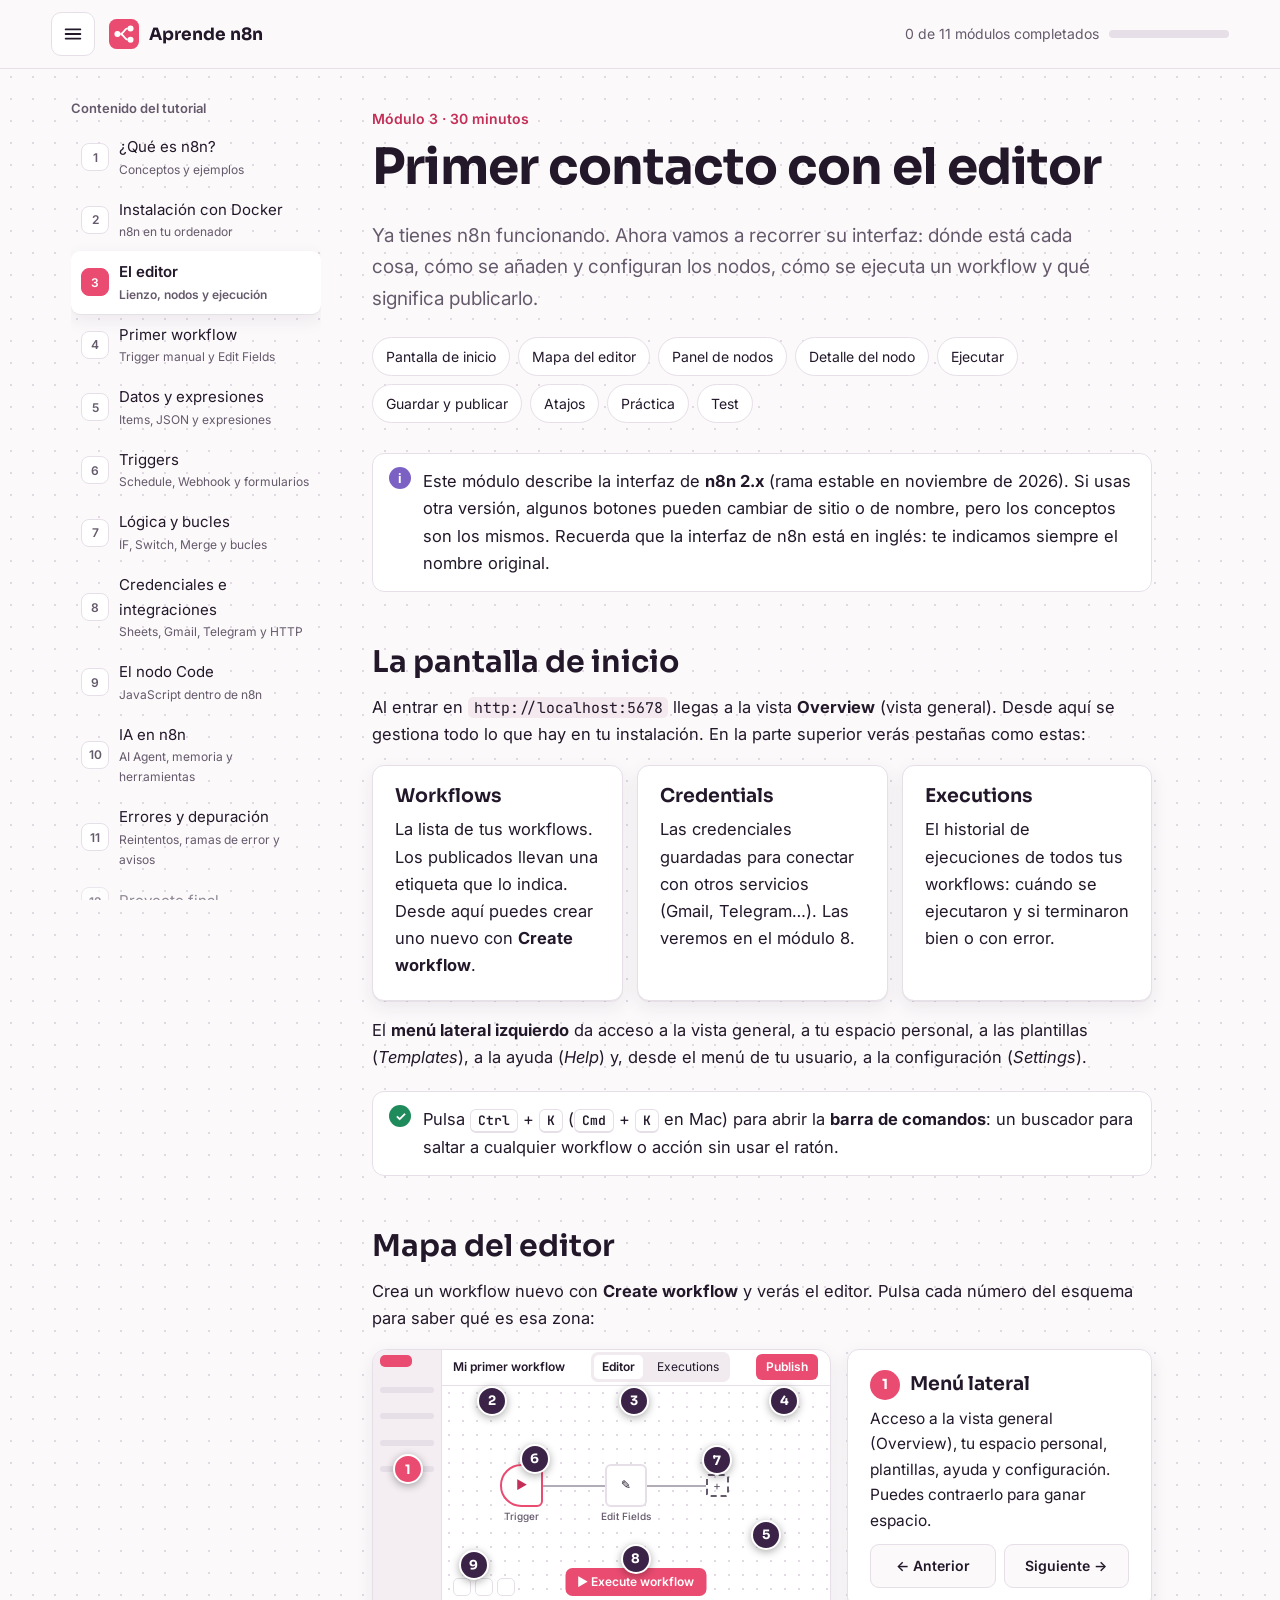
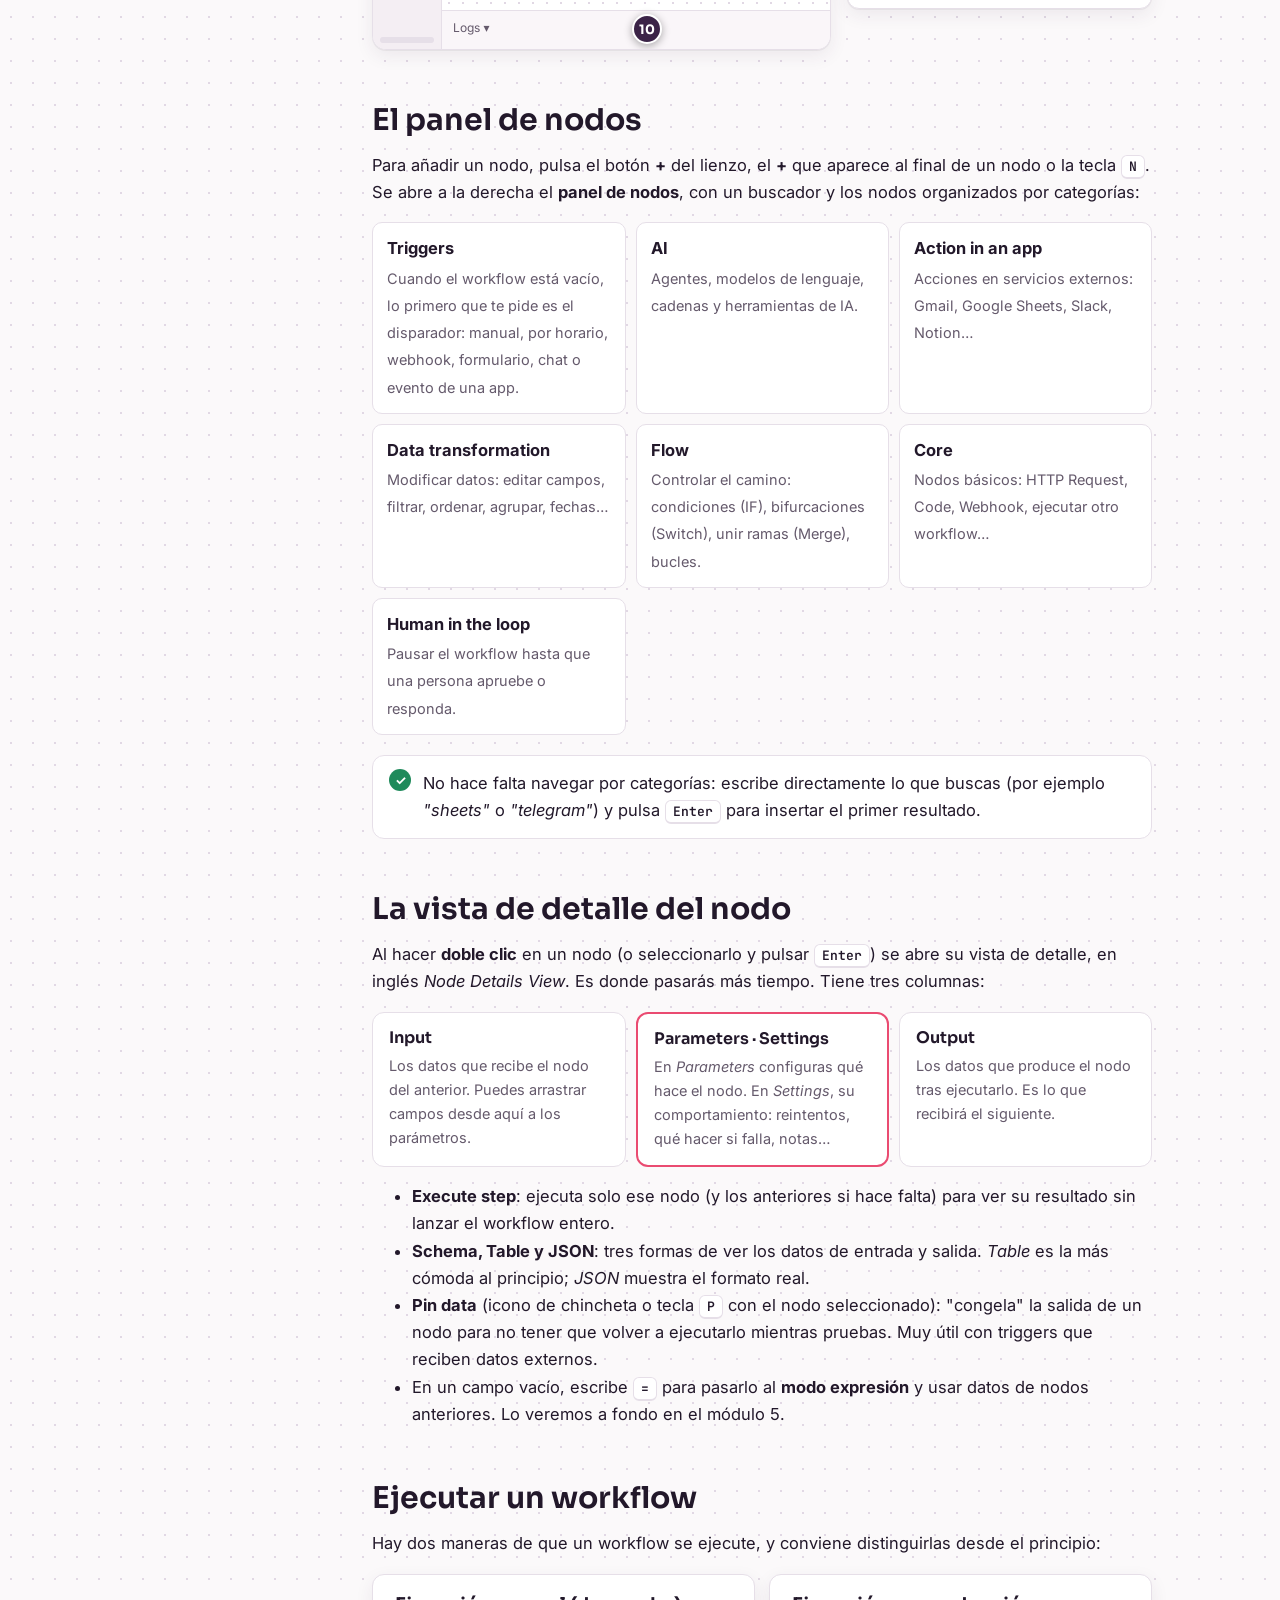
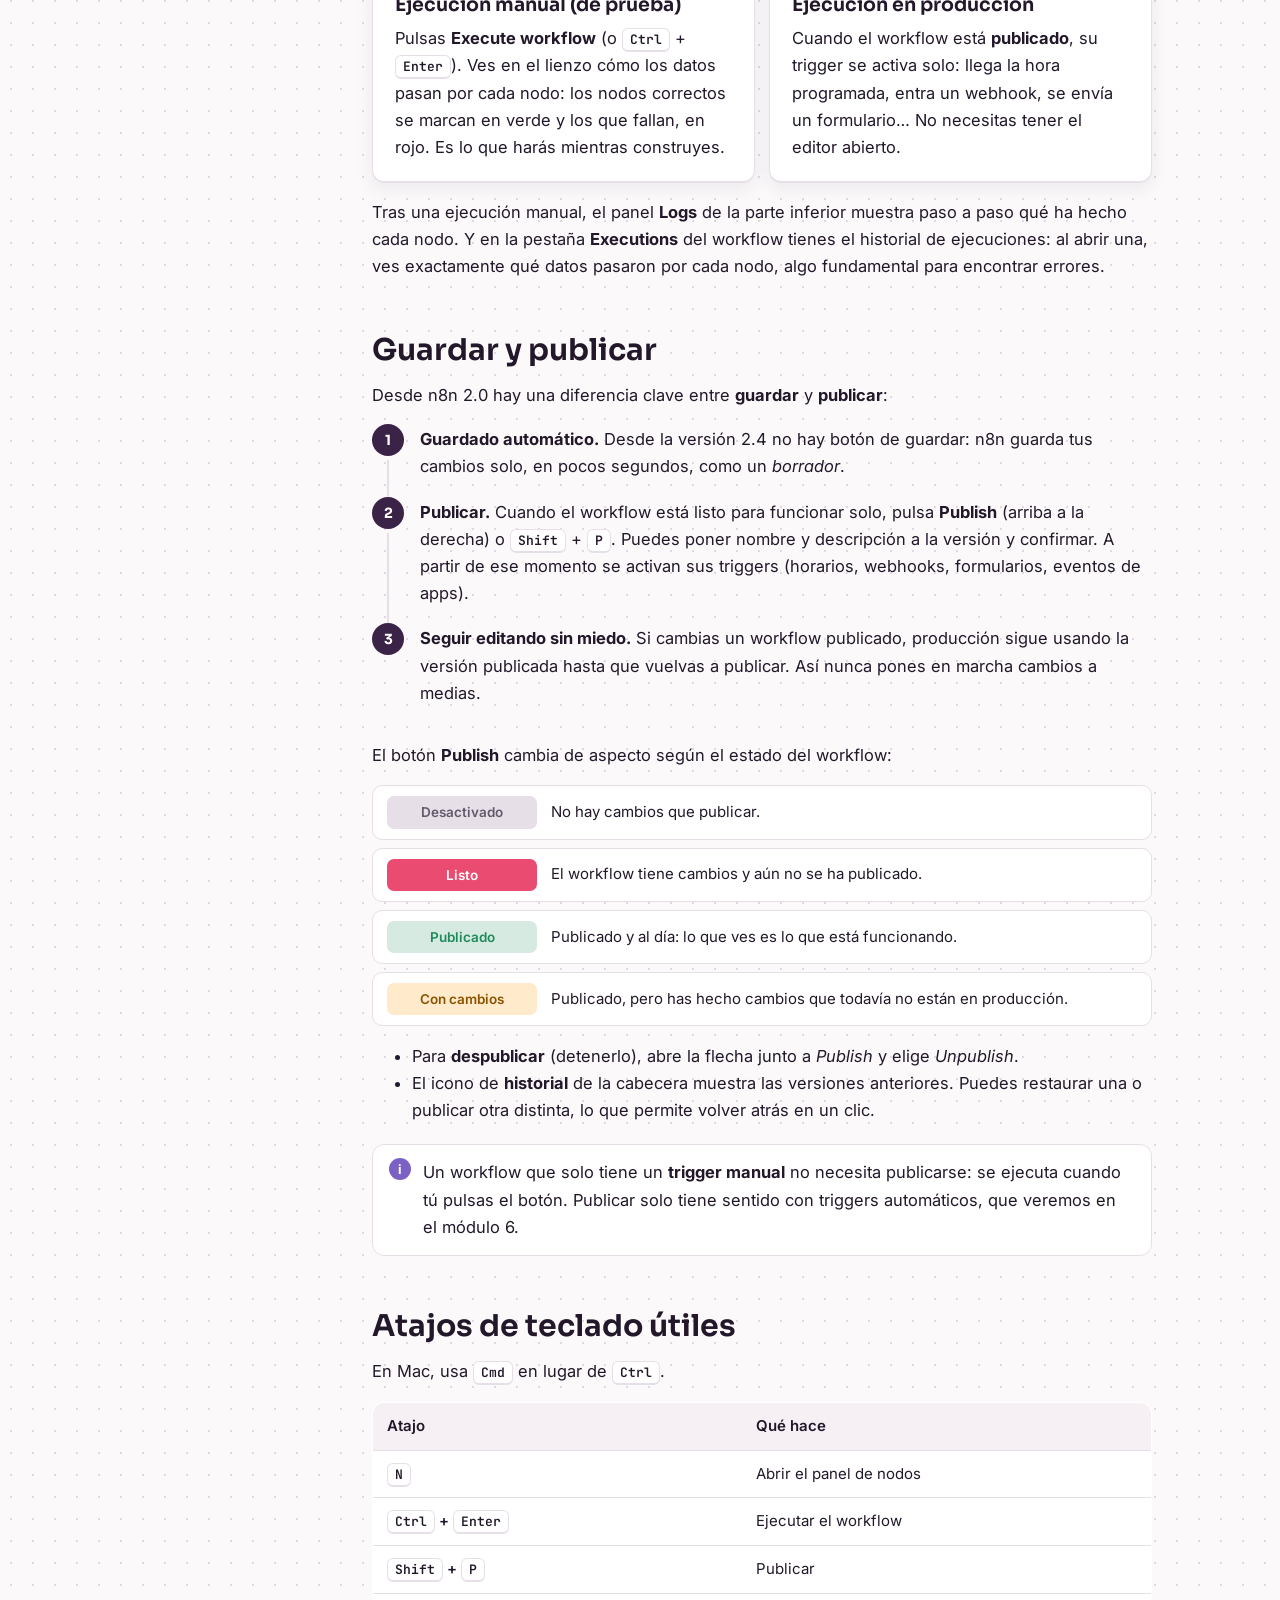
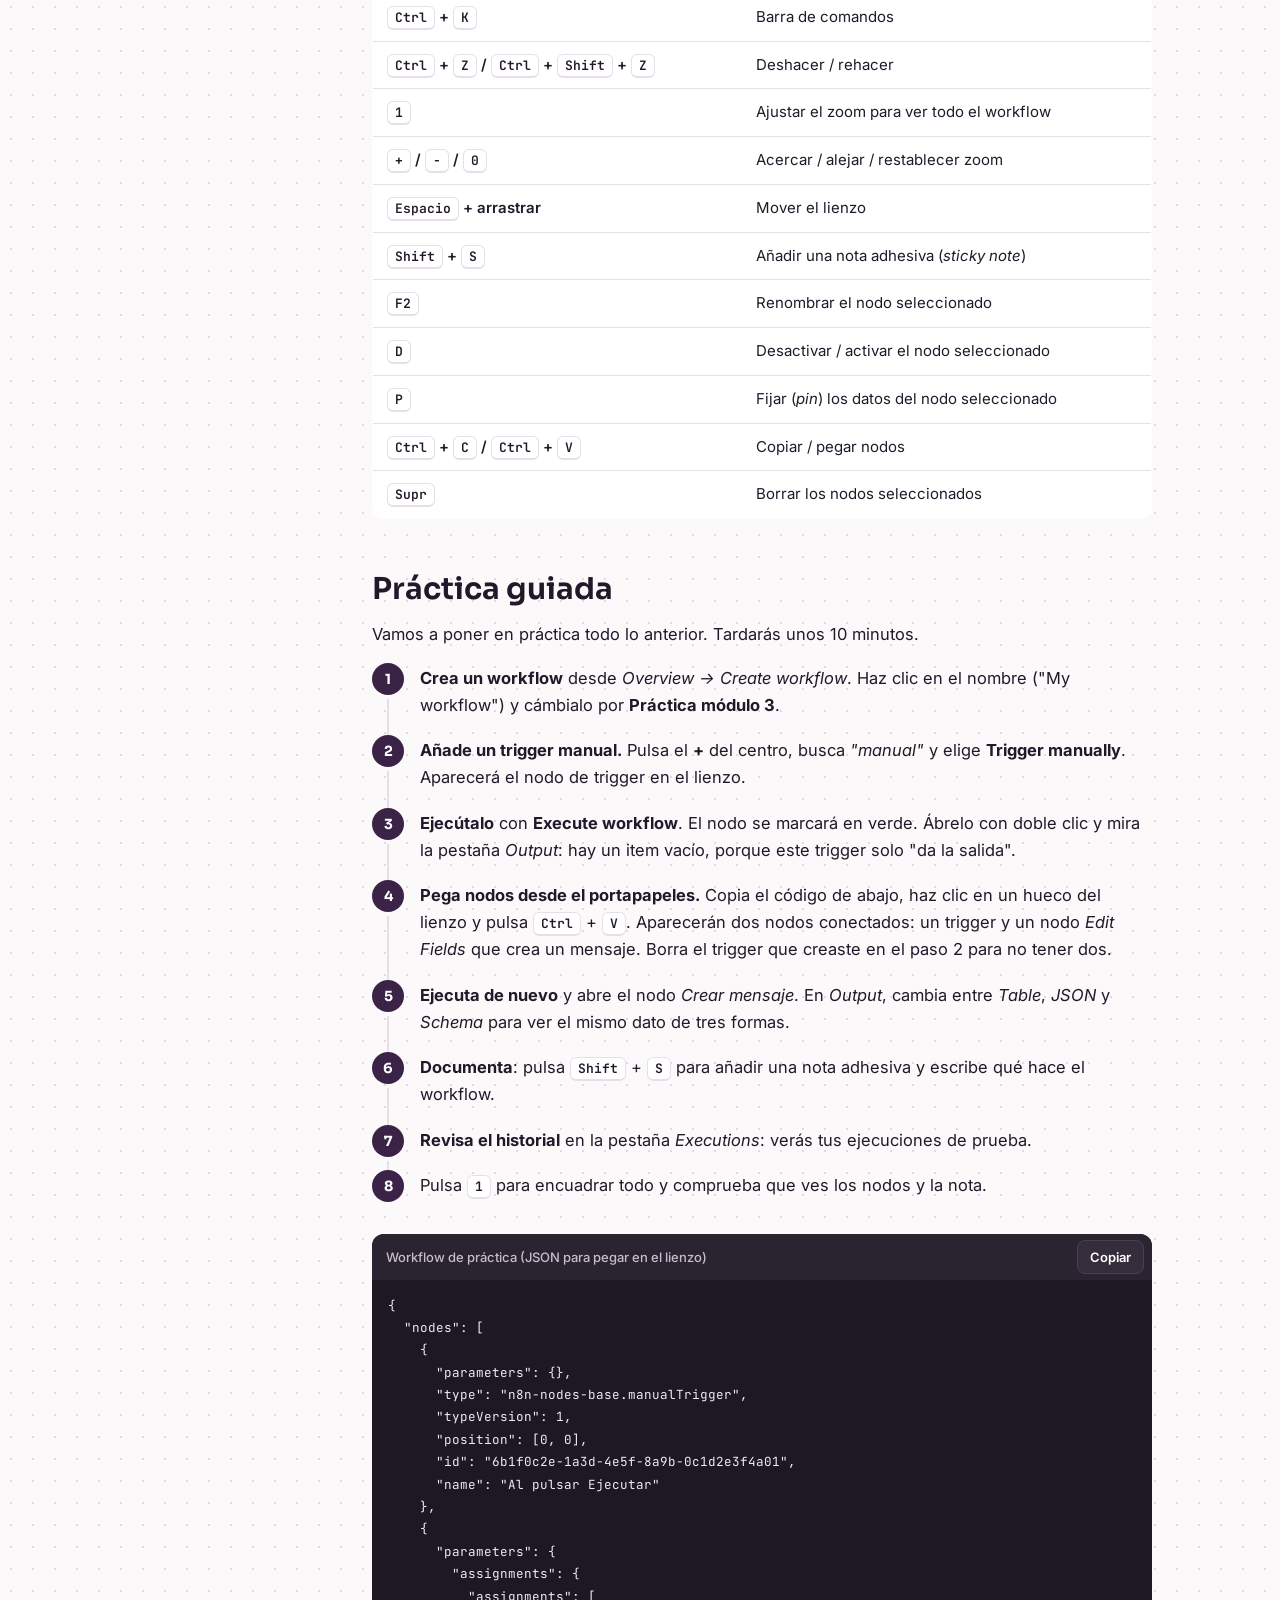
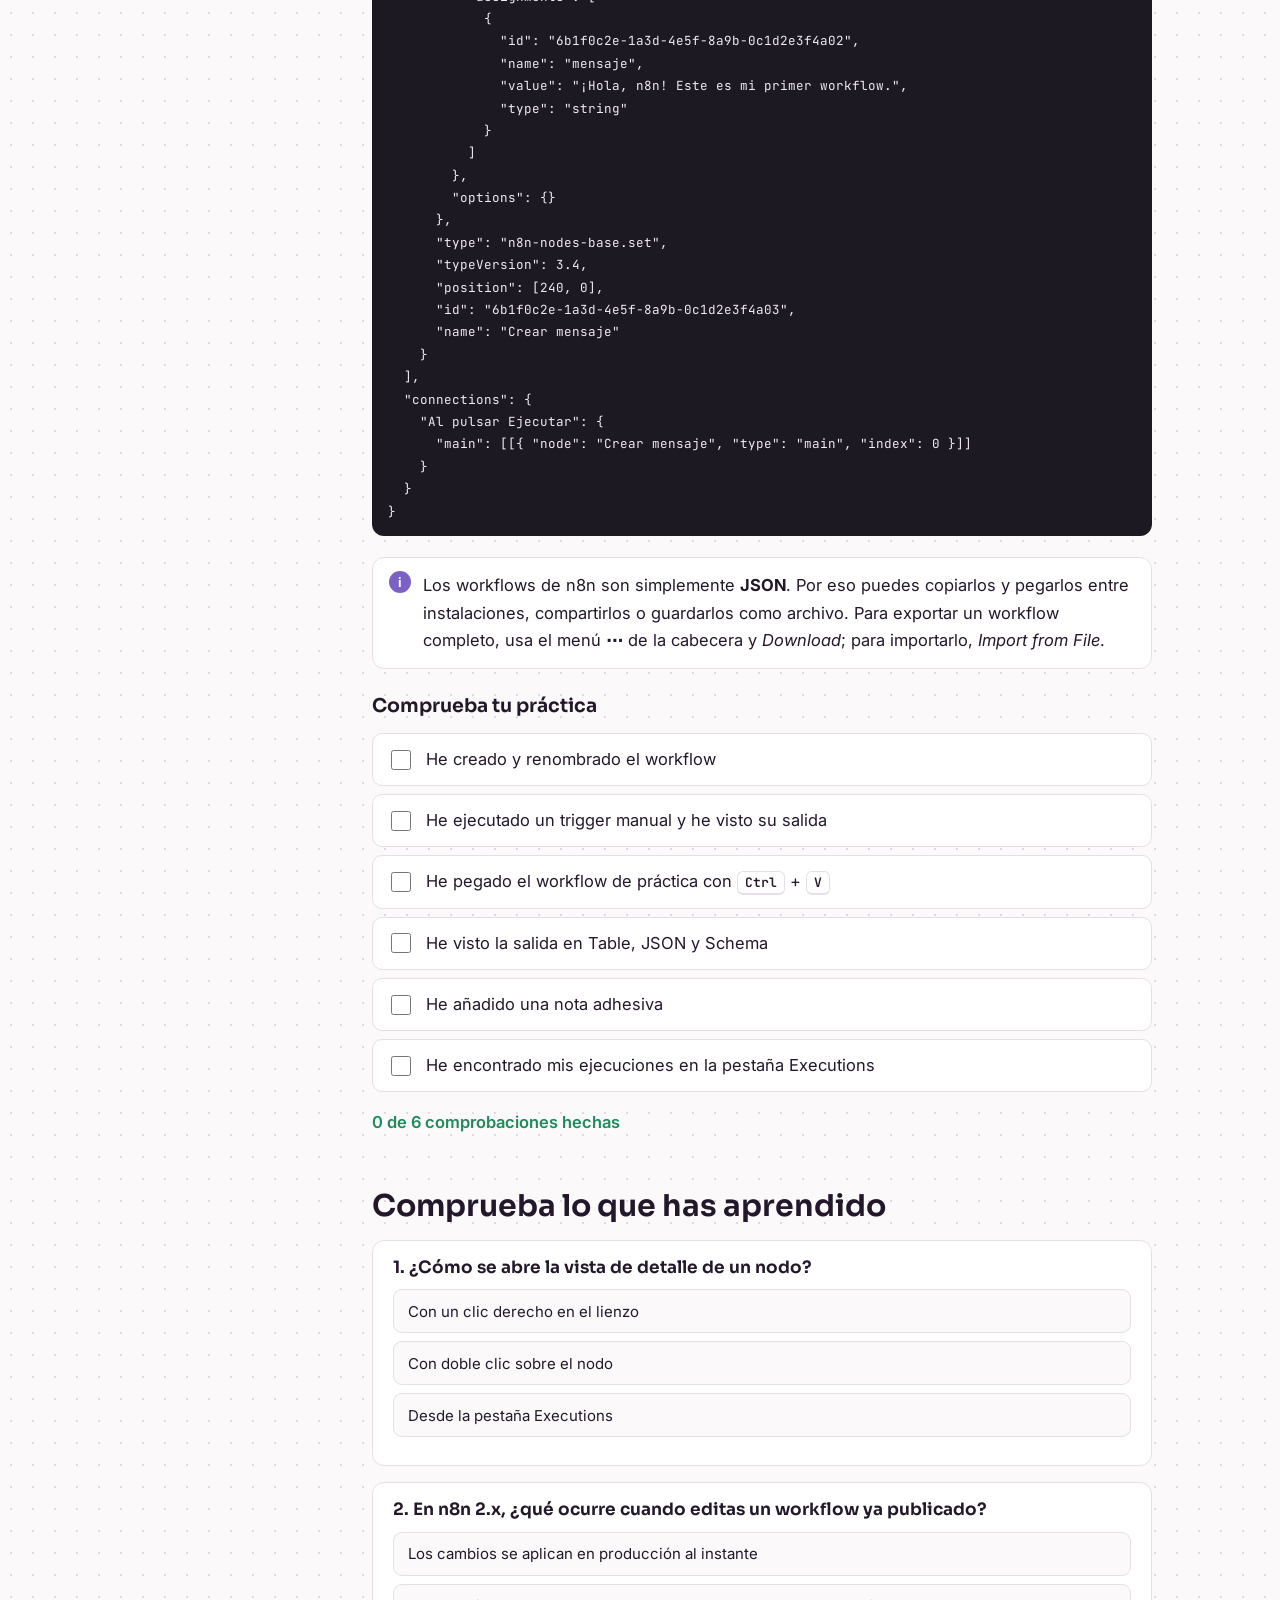
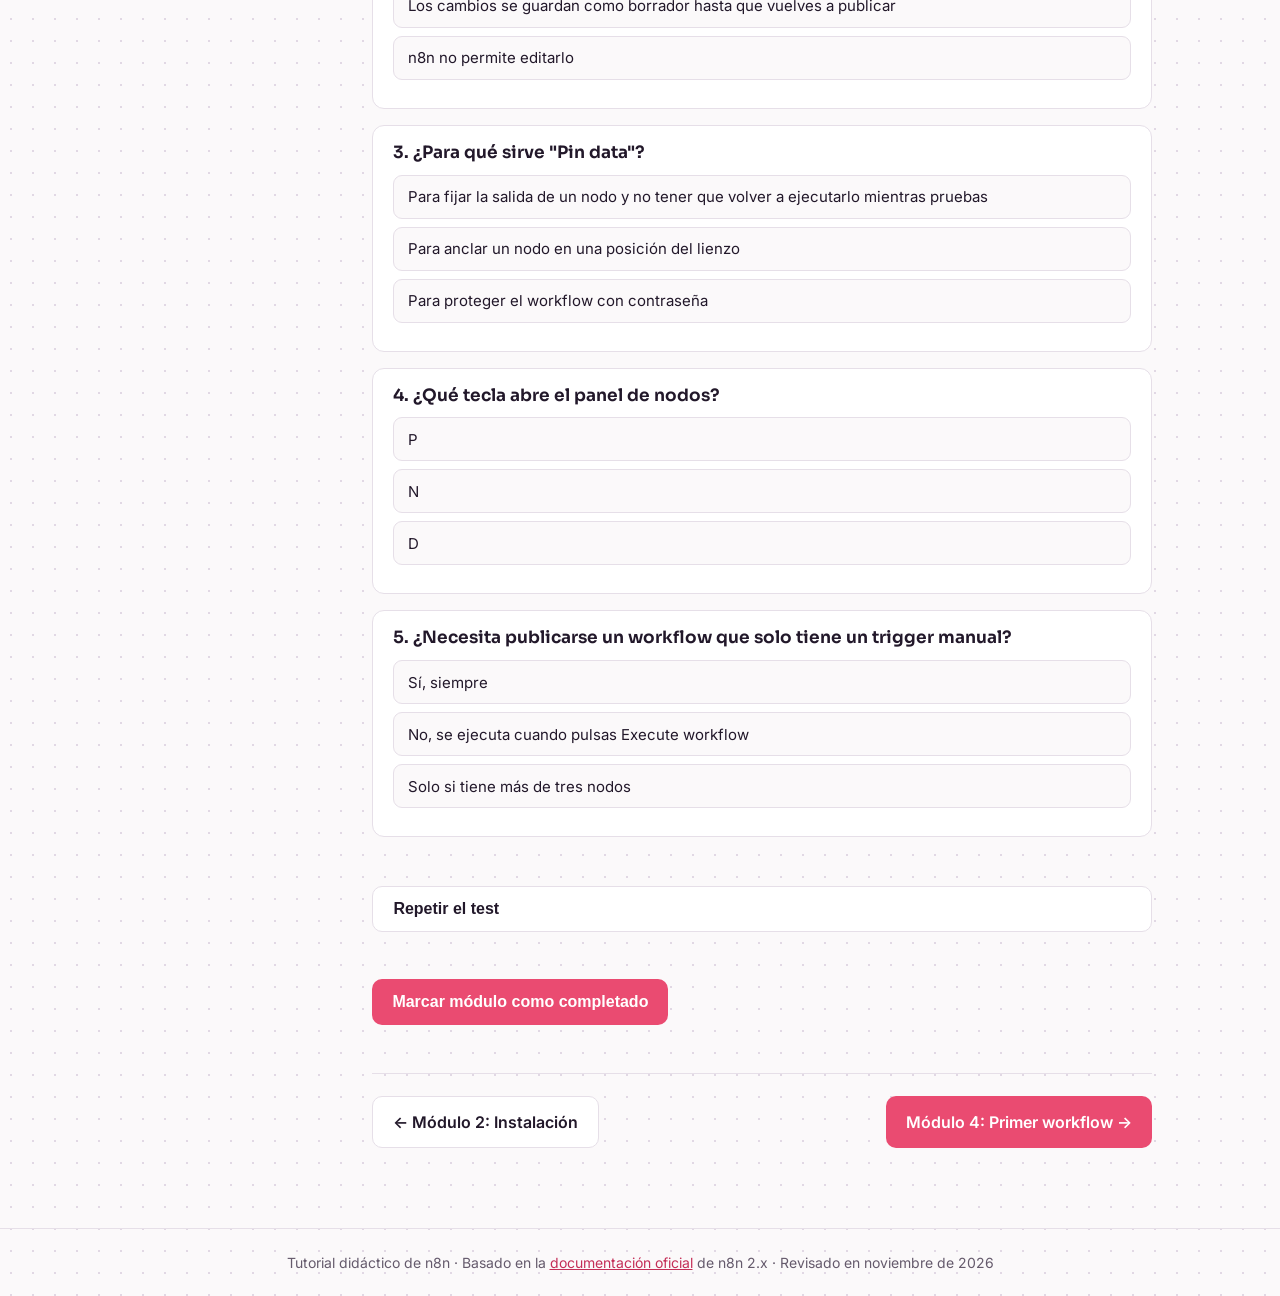
<file: modulos/03-el-editor.html>
<!DOCTYPE html>
<html lang="es">
<head>
<meta charset="utf-8">
<meta name="viewport" content="width=device-width, initial-scale=1">
<title>Módulo 3 · El editor de n8n</title>
<link rel="preconnect" href="https://fonts.googleapis.com">
<link rel="stylesheet" href="https://fonts.googleapis.com/css2?family=Inter:wght@400;500;600&family=JetBrains+Mono:wght@400;500&family=Sora:wght@600;700&display=swap">
<link rel="stylesheet" href="../css/estilos.css">
</head>
<body data-page="m3" data-root="../">
<header class="top">
  <a class="logo" href="../index.html" aria-label="Inicio del tutorial">
    <svg viewBox="0 0 32 32" aria-hidden="true"><rect width="32" height="32" rx="8" fill="#ea4b71"/><circle cx="9" cy="16" r="3.2" fill="#fff"/><circle cx="23" cy="10" r="3.2" fill="#fff"/><circle cx="23" cy="22" r="3.2" fill="#fff"/><path d="M12 16c4 0 4-6 8-6M12 16c4 0 4 6 8 6" stroke="#fff" stroke-width="2" fill="none"/></svg>
    Aprende n8n
  </a>
  <div class="prog"><span>0 módulos completados</span><div class="bar"><i></i></div></div>
</header>

<div class="wrap">
  <nav class="side" id="indice" aria-label="Módulos"></nav>
  <main>
    <span class="kicker">Módulo 3 · 30 minutos</span>
    <h1>Primer contacto con el editor</h1>
    <p class="lead">Ya tienes n8n funcionando. Ahora vamos a recorrer su interfaz: dónde está cada cosa, cómo se añaden y configuran los nodos, cómo se ejecuta un workflow y qué significa publicarlo.</p>
    <nav class="toc" aria-label="En esta página">
      <a href="#inicio">Pantalla de inicio</a><a href="#mapa">Mapa del editor</a><a href="#nodos">Panel de nodos</a><a href="#detalle">Detalle del nodo</a><a href="#ejecutar">Ejecutar</a><a href="#publicar">Guardar y publicar</a><a href="#atajos">Atajos</a><a href="#practica">Práctica</a><a href="#test">Test</a>
    </nav>

    <div class="note info"><p>Este módulo describe la interfaz de <strong>n8n 2.x</strong> (rama estable en noviembre de 2026). Si usas otra versión, algunos botones pueden cambiar de sitio o de nombre, pero los conceptos son los mismos. Recuerda que la interfaz de n8n está en inglés: te indicamos siempre el nombre original.</p></div>

    <h2 id="inicio">La pantalla de inicio</h2>
    <p>Al entrar en <code>http://localhost:5678</code> llegas a la vista <strong>Overview</strong> (vista general). Desde aquí se gestiona todo lo que hay en tu instalación. En la parte superior verás pestañas como estas:</p>
    <div class="grid">
      <div class="card"><h3 style="margin-top:0">Workflows</h3><p style="margin:0">La lista de tus workflows. Los publicados llevan una etiqueta que lo indica. Desde aquí puedes crear uno nuevo con <strong>Create workflow</strong>.</p></div>
      <div class="card"><h3 style="margin-top:0">Credentials</h3><p style="margin:0">Las credenciales guardadas para conectar con otros servicios (Gmail, Telegram…). Las veremos en el módulo 8.</p></div>
      <div class="card"><h3 style="margin-top:0">Executions</h3><p style="margin:0">El historial de ejecuciones de todos tus workflows: cuándo se ejecutaron y si terminaron bien o con error.</p></div>
    </div>
    <p>El <strong>menú lateral izquierdo</strong> da acceso a la vista general, a tu espacio personal, a las plantillas (<em>Templates</em>), a la ayuda (<em>Help</em>) y, desde el menú de tu usuario, a la configuración (<em>Settings</em>).</p>
    <div class="note tip"><p>Pulsa <kbd>Ctrl</kbd> + <kbd>K</kbd> (<kbd>Cmd</kbd> + <kbd>K</kbd> en Mac) para abrir la <strong>barra de comandos</strong>: un buscador para saltar a cualquier workflow o acción sin usar el ratón.</p></div>

    <h2 id="mapa">Mapa del editor</h2>
    <p>Crea un workflow nuevo con <strong>Create workflow</strong> y verás el editor. Pulsa cada número del esquema para saber qué es esa zona:</p>
    <div class="ed-wrap">
      <div class="ed" id="editor-mapa" aria-label="Esquema del editor de n8n">
        <div class="sb" aria-hidden="true"><i></i><i></i><i></i><i></i><i></i><i style="margin-top:auto"></i></div>
        <div class="hd" aria-hidden="true"><span class="nm">Mi primer workflow</span><span class="tb"><span>Editor</span><span>Executions</span></span><span class="pub">Publish</span></div>
        <div class="cv" aria-hidden="true">
          <span class="ln" style="left:26%;top:44.5%;width:16%"></span>
          <span class="ln" style="left:53%;top:44.5%;width:15%"></span>
          <span class="nd tr" style="left:15%;top:35%">▶<small>Trigger</small></span>
          <span class="nd" style="left:42%;top:35%">✎<small>Edit Fields</small></span>
          <span class="plus" style="left:68%;top:39.3%">+</span>
          <span class="zm"><i></i><i></i><i></i></span>
          <span class="run">▶ Execute workflow</span>
        </div>
        <div class="lg" aria-hidden="true">Logs ▾</div>
      </div>
      <div class="ed-info card" id="editor-info" aria-live="polite"></div>
    </div>

    <h2 id="nodos">El panel de nodos</h2>
    <p>Para añadir un nodo, pulsa el botón <strong>+</strong> del lienzo, el <strong>+</strong> que aparece al final de un nodo o la tecla <kbd>N</kbd>. Se abre a la derecha el <strong>panel de nodos</strong>, con un buscador y los nodos organizados por categorías:</p>
    <div class="cats">
      <div><strong>Triggers</strong><span>Cuando el workflow está vacío, lo primero que te pide es el disparador: manual, por horario, webhook, formulario, chat o evento de una app.</span></div>
      <div><strong>AI</strong><span>Agentes, modelos de lenguaje, cadenas y herramientas de IA.</span></div>
      <div><strong>Action in an app</strong><span>Acciones en servicios externos: Gmail, Google Sheets, Slack, Notion…</span></div>
      <div><strong>Data transformation</strong><span>Modificar datos: editar campos, filtrar, ordenar, agrupar, fechas…</span></div>
      <div><strong>Flow</strong><span>Controlar el camino: condiciones (IF), bifurcaciones (Switch), unir ramas (Merge), bucles.</span></div>
      <div><strong>Core</strong><span>Nodos básicos: HTTP Request, Code, Webhook, ejecutar otro workflow…</span></div>
      <div><strong>Human in the loop</strong><span>Pausar el workflow hasta que una persona apruebe o responda.</span></div>
    </div>
    <div class="note tip"><p>No hace falta navegar por categorías: escribe directamente lo que buscas (por ejemplo <em>"sheets"</em> o <em>"telegram"</em>) y pulsa <kbd>Enter</kbd> para insertar el primer resultado.</p></div>

    <h2 id="detalle">La vista de detalle del nodo</h2>
    <p>Al hacer <strong>doble clic</strong> en un nodo (o seleccionarlo y pulsar <kbd>Enter</kbd>) se abre su vista de detalle, en inglés <em>Node Details View</em>. Es donde pasarás más tiempo. Tiene tres columnas:</p>
    <div class="ndv">
      <div><h4>Input</h4><p>Los datos que recibe el nodo del anterior. Puedes arrastrar campos desde aquí a los parámetros.</p></div>
      <div><h4>Parameters · Settings</h4><p>En <em>Parameters</em> configuras qué hace el nodo. En <em>Settings</em>, su comportamiento: reintentos, qué hacer si falla, notas…</p></div>
      <div><h4>Output</h4><p>Los datos que produce el nodo tras ejecutarlo. Es lo que recibirá el siguiente.</p></div>
    </div>
    <ul>
      <li><strong>Execute step</strong>: ejecuta solo ese nodo (y los anteriores si hace falta) para ver su resultado sin lanzar el workflow entero.</li>
      <li><strong>Schema, Table y JSON</strong>: tres formas de ver los datos de entrada y salida. <em>Table</em> es la más cómoda al principio; <em>JSON</em> muestra el formato real.</li>
      <li><strong>Pin data</strong> (icono de chincheta o tecla <kbd>P</kbd> con el nodo seleccionado): "congela" la salida de un nodo para no tener que volver a ejecutarlo mientras pruebas. Muy útil con triggers que reciben datos externos.</li>
      <li>En un campo vacío, escribe <kbd>=</kbd> para pasarlo al <strong>modo expresión</strong> y usar datos de nodos anteriores. Lo veremos a fondo en el módulo 5.</li>
    </ul>

    <h2 id="ejecutar">Ejecutar un workflow</h2>
    <p>Hay dos maneras de que un workflow se ejecute, y conviene distinguirlas desde el principio:</p>
    <div class="grid">
      <div class="card"><h3 style="margin-top:0">Ejecución manual (de prueba)</h3><p style="margin:0">Pulsas <strong>Execute workflow</strong> (o <kbd>Ctrl</kbd> + <kbd>Enter</kbd>). Ves en el lienzo cómo los datos pasan por cada nodo: los nodos correctos se marcan en verde y los que fallan, en rojo. Es lo que harás mientras construyes.</p></div>
      <div class="card"><h3 style="margin-top:0">Ejecución en producción</h3><p style="margin:0">Cuando el workflow está <strong>publicado</strong>, su trigger se activa solo: llega la hora programada, entra un webhook, se envía un formulario… No necesitas tener el editor abierto.</p></div>
    </div>
    <p>Tras una ejecución manual, el panel <strong>Logs</strong> de la parte inferior muestra paso a paso qué ha hecho cada nodo. Y en la pestaña <strong>Executions</strong> del workflow tienes el historial de ejecuciones: al abrir una, ves exactamente qué datos pasaron por cada nodo, algo fundamental para encontrar errores.</p>

    <h2 id="publicar">Guardar y publicar</h2>
    <p>Desde n8n 2.0 hay una diferencia clave entre <strong>guardar</strong> y <strong>publicar</strong>:</p>
    <ol class="steps">
      <li><strong>Guardado automático.</strong> Desde la versión 2.4 no hay botón de guardar: n8n guarda tus cambios solo, en pocos segundos, como un <em>borrador</em>.</li>
      <li><strong>Publicar.</strong> Cuando el workflow está listo para funcionar solo, pulsa <strong>Publish</strong> (arriba a la derecha) o <kbd>Shift</kbd> + <kbd>P</kbd>. Puedes poner nombre y descripción a la versión y confirmar. A partir de ese momento se activan sus triggers (horarios, webhooks, formularios, eventos de apps).</li>
      <li><strong>Seguir editando sin miedo.</strong> Si cambias un workflow publicado, producción sigue usando la versión publicada hasta que vuelvas a publicar. Así nunca pones en marcha cambios a medias.</li>
    </ol>
    <p>El botón <strong>Publish</strong> cambia de aspecto según el estado del workflow:</p>
    <div class="states">
      <div><em class="st-off">Desactivado</em><span>No hay cambios que publicar.</span></div>
      <div><em class="st-on">Listo</em><span>El workflow tiene cambios y aún no se ha publicado.</span></div>
      <div><em class="st-ok">Publicado</em><span>Publicado y al día: lo que ves es lo que está funcionando.</span></div>
      <div><em class="st-ch">Con cambios</em><span>Publicado, pero has hecho cambios que todavía no están en producción.</span></div>
    </div>
    <ul>
      <li>Para <strong>despublicar</strong> (detenerlo), abre la flecha junto a <em>Publish</em> y elige <em>Unpublish</em>.</li>
      <li>El icono de <strong>historial</strong> de la cabecera muestra las versiones anteriores. Puedes restaurar una o publicar otra distinta, lo que permite volver atrás en un clic.</li>
    </ul>
    <div class="note info"><p>Un workflow que solo tiene un <strong>trigger manual</strong> no necesita publicarse: se ejecuta cuando tú pulsas el botón. Publicar solo tiene sentido con triggers automáticos, que veremos en el módulo 6.</p></div>

    <h2 id="atajos">Atajos de teclado útiles</h2>
    <p>En Mac, usa <kbd>Cmd</kbd> en lugar de <kbd>Ctrl</kbd>.</p>
    <div class="scroll">
    <table class="stack">
      <thead><tr><th>Atajo</th><th>Qué hace</th></tr></thead>
      <tbody>
        <tr><td><kbd>N</kbd></td><td>Abrir el panel de nodos</td></tr>
        <tr><td><kbd>Ctrl</kbd> + <kbd>Enter</kbd></td><td>Ejecutar el workflow</td></tr>
        <tr><td><kbd>Shift</kbd> + <kbd>P</kbd></td><td>Publicar</td></tr>
        <tr><td><kbd>Ctrl</kbd> + <kbd>K</kbd></td><td>Barra de comandos</td></tr>
        <tr><td><kbd>Ctrl</kbd> + <kbd>Z</kbd> / <kbd>Ctrl</kbd> + <kbd>Shift</kbd> + <kbd>Z</kbd></td><td>Deshacer / rehacer</td></tr>
        <tr><td><kbd>1</kbd></td><td>Ajustar el zoom para ver todo el workflow</td></tr>
        <tr><td><kbd>+</kbd> / <kbd>-</kbd> / <kbd>0</kbd></td><td>Acercar / alejar / restablecer zoom</td></tr>
        <tr><td><kbd>Espacio</kbd> + arrastrar</td><td>Mover el lienzo</td></tr>
        <tr><td><kbd>Shift</kbd> + <kbd>S</kbd></td><td>Añadir una nota adhesiva (<em>sticky note</em>)</td></tr>
        <tr><td><kbd>F2</kbd></td><td>Renombrar el nodo seleccionado</td></tr>
        <tr><td><kbd>D</kbd></td><td>Desactivar / activar el nodo seleccionado</td></tr>
        <tr><td><kbd>P</kbd></td><td>Fijar (<em>pin</em>) los datos del nodo seleccionado</td></tr>
        <tr><td><kbd>Ctrl</kbd> + <kbd>C</kbd> / <kbd>Ctrl</kbd> + <kbd>V</kbd></td><td>Copiar / pegar nodos</td></tr>
        <tr><td><kbd>Supr</kbd></td><td>Borrar los nodos seleccionados</td></tr>
      </tbody>
    </table>
    </div>

    <h2 id="practica">Práctica guiada</h2>
    <p>Vamos a poner en práctica todo lo anterior. Tardarás unos 10 minutos.</p>
    <ol class="steps">
      <li><strong>Crea un workflow</strong> desde <em>Overview → Create workflow</em>. Haz clic en el nombre ("My workflow") y cámbialo por <strong>Práctica módulo 3</strong>.</li>
      <li><strong>Añade un trigger manual.</strong> Pulsa el <strong>+</strong> del centro, busca <em>"manual"</em> y elige <strong>Trigger manually</strong>. Aparecerá el nodo de trigger en el lienzo.</li>
      <li><strong>Ejecútalo</strong> con <strong>Execute workflow</strong>. El nodo se marcará en verde. Ábrelo con doble clic y mira la pestaña <em>Output</em>: hay un item vacío, porque este trigger solo "da la salida".</li>
      <li><strong>Pega nodos desde el portapapeles.</strong> Copia el código de abajo, haz clic en un hueco del lienzo y pulsa <kbd>Ctrl</kbd> + <kbd>V</kbd>. Aparecerán dos nodos conectados: un trigger y un nodo <em>Edit Fields</em> que crea un mensaje. Borra el trigger que creaste en el paso 2 para no tener dos.</li>
      <li><strong>Ejecuta de nuevo</strong> y abre el nodo <em>Crear mensaje</em>. En <em>Output</em>, cambia entre <em>Table</em>, <em>JSON</em> y <em>Schema</em> para ver el mismo dato de tres formas.</li>
      <li><strong>Documenta</strong>: pulsa <kbd>Shift</kbd> + <kbd>S</kbd> para añadir una nota adhesiva y escribe qué hace el workflow.</li>
      <li><strong>Revisa el historial</strong> en la pestaña <em>Executions</em>: verás tus ejecuciones de prueba.</li>
      <li>Pulsa <kbd>1</kbd> para encuadrar todo y comprueba que ves los nodos y la nota.</li>
    </ol>
    <div class="code"><div class="h">Workflow de práctica (JSON para pegar en el lienzo)<button class="copy" type="button">Copiar</button></div><pre><code>{
  "nodes": [
    {
      "parameters": {},
      "type": "n8n-nodes-base.manualTrigger",
      "typeVersion": 1,
      "position": [0, 0],
      "id": "6b1f0c2e-1a3d-4e5f-8a9b-0c1d2e3f4a01",
      "name": "Al pulsar Ejecutar"
    },
    {
      "parameters": {
        "assignments": {
          "assignments": [
            {
              "id": "6b1f0c2e-1a3d-4e5f-8a9b-0c1d2e3f4a02",
              "name": "mensaje",
              "value": "¡Hola, n8n! Este es mi primer workflow.",
              "type": "string"
            }
          ]
        },
        "options": {}
      },
      "type": "n8n-nodes-base.set",
      "typeVersion": 3.4,
      "position": [240, 0],
      "id": "6b1f0c2e-1a3d-4e5f-8a9b-0c1d2e3f4a03",
      "name": "Crear mensaje"
    }
  ],
  "connections": {
    "Al pulsar Ejecutar": {
      "main": [[{ "node": "Crear mensaje", "type": "main", "index": 0 }]]
    }
  }
}</code></pre></div>
    <div class="note info"><p>Los workflows de n8n son simplemente <strong>JSON</strong>. Por eso puedes copiarlos y pegarlos entre instalaciones, compartirlos o guardarlos como archivo. Para exportar un workflow completo, usa el menú <strong>⋯</strong> de la cabecera y <em>Download</em>; para importarlo, <em>Import from File</em>.</p></div>

    <h3>Comprueba tu práctica</h3>
    <ul class="check" id="checklist" data-ok="¡Todo listo! Ya conoces el editor de n8n.">
      <li><label><input type="checkbox"><span>He creado y renombrado el workflow</span></label></li>
      <li><label><input type="checkbox"><span>He ejecutado un trigger manual y he visto su salida</span></label></li>
      <li><label><input type="checkbox"><span>He pegado el workflow de práctica con <kbd>Ctrl</kbd> + <kbd>V</kbd></span></label></li>
      <li><label><input type="checkbox"><span>He visto la salida en Table, JSON y Schema</span></label></li>
      <li><label><input type="checkbox"><span>He añadido una nota adhesiva</span></label></li>
      <li><label><input type="checkbox"><span>He encontrado mis ejecuciones en la pestaña Executions</span></label></li>
    </ul>
    <p class="check-msg" id="check-msg" aria-live="polite"></p>

    <h2 id="test">Comprueba lo que has aprendido</h2>
    <div id="quiz" class="quiz"></div>

    <button class="btn done-btn" type="button" data-marcar>Marcar módulo como completado</button>

    <nav class="pager" aria-label="Navegación entre módulos">
      <a class="btn ghost" href="02-instalacion-docker.html">← Módulo 2: Instalación</a>
      <a class="btn" href="04-primer-workflow.html">Módulo 4: Primer workflow →</a>
    </nav>
  </main>
</div>
<footer>Tutorial didáctico de n8n · Basado en la <a href="https://docs.n8n.io/">documentación oficial</a> de n8n 2.x · Revisado en noviembre de 2026</footer>

<script>
window.QUIZ = [
  { p: '¿Cómo se abre la vista de detalle de un nodo?', o: ['Con un clic derecho en el lienzo', 'Con doble clic sobre el nodo', 'Desde la pestaña Executions'], c: 1, e: 'Doble clic (o seleccionarlo y pulsar Enter) abre la vista de detalle con Input, Parameters y Output.' },
  { p: 'En n8n 2.x, ¿qué ocurre cuando editas un workflow ya publicado?', o: ['Los cambios se aplican en producción al instante', 'Los cambios se guardan como borrador hasta que vuelves a publicar', 'n8n no permite editarlo'], c: 1, e: 'Guardar y publicar están separados: producción usa la versión publicada hasta que publiques otra.' },
  { p: '¿Para qué sirve "Pin data"?', o: ['Para fijar la salida de un nodo y no tener que volver a ejecutarlo mientras pruebas', 'Para anclar un nodo en una posición del lienzo', 'Para proteger el workflow con contraseña'], c: 0, e: 'Fijar datos es muy útil para probar los nodos siguientes sin depender de servicios externos.' },
  { p: '¿Qué tecla abre el panel de nodos?', o: ['P', 'N', 'D'], c: 1, e: 'N abre el panel de nodos. P fija datos y D desactiva el nodo seleccionado.' },
  { p: '¿Necesita publicarse un workflow que solo tiene un trigger manual?', o: ['Sí, siempre', 'No, se ejecuta cuando pulsas Execute workflow', 'Solo si tiene más de tres nodos'], c: 1, e: 'Publicar activa triggers automáticos (horarios, webhooks, formularios…). Con un trigger manual no hace falta.' }
];
</script>
<script src="../js/main.js"></script>
<script>
{
  const ZONAS = [
    { x: 7.5, y: 40, t: 'Menú lateral', d: 'Acceso a la vista general (Overview), tu espacio personal, plantillas, ayuda y configuración. Puedes contraerlo para ganar espacio.' },
    { x: 26, y: 17, t: 'Nombre del workflow', d: 'Haz clic para renombrarlo. A su lado puedes añadir etiquetas (tags) para organizar tus workflows.' },
    { x: 57, y: 17, t: 'Editor y Executions', d: 'Editor es el lienzo donde construyes. Executions muestra el historial de ejecuciones de este workflow con los datos de cada nodo.' },
    { x: 90, y: 17, t: 'Publish e historial', d: 'Publish pone el workflow en producción (atajo Shift + P). La flecha de al lado permite despublicar, y el icono de historial muestra las versiones anteriores.' },
    { x: 86, y: 62, t: 'El lienzo (canvas)', d: 'La cuadrícula de puntos donde colocas y conectas los nodos. Muévelo con Espacio + arrastrar y haz zoom con Ctrl + rueda del ratón.' },
    { x: 35.4, y: 36.5, t: 'Un nodo', d: 'Cada bloque del workflow. El de borde redondeado a la izquierda es un trigger. Doble clic para abrir su configuración; pasa el ratón por encima para ver botones rápidos (ejecutar, desactivar, borrar).' },
    { x: 75.4, y: 37, t: 'Añadir un nodo', d: 'El + abre el panel de nodos para añadir el siguiente paso. También puedes arrastrar desde el punto de salida de un nodo o pulsar N.' },
    { x: 57.5, y: 70, t: 'Execute workflow', d: 'Ejecuta el workflow de forma manual para probarlo (Ctrl + Enter). Los nodos se marcan en verde si funcionan o en rojo si fallan.' },
    { x: 22, y: 72, t: 'Controles de zoom', d: 'Ajustar a la pantalla, acercar, alejar y ordenar los nodos automáticamente. Con la tecla 1 encuadras todo el workflow.' },
    { x: 60, y: 93.5, t: 'Panel Logs', d: 'Se despliega tras una ejecución y muestra, paso a paso, qué ha hecho cada nodo y cuánto ha tardado. Ideal para encontrar errores.' }
  ];
  const mapa = document.getElementById('editor-mapa');
  const info = document.getElementById('editor-info');
  let actual = 0;
  mapa.insertAdjacentHTML('beforeend', ZONAS.map((z, i) =>
    `<button class="hot${i === 0 ? ' pulse' : ''}" type="button" style="left:${z.x}%;top:${z.y}%" aria-label="${i + 1}: ${z.t}" aria-pressed="false" data-i="${i}">${i + 1}</button>`).join(''));
  const botones = [...mapa.querySelectorAll('.hot')];
  const mostrar = i => {
    actual = (i + ZONAS.length) % ZONAS.length;
    botones.forEach((b, j) => { b.setAttribute('aria-pressed', j === actual); b.classList.remove('pulse'); });
    const z = ZONAS[actual];
    info.innerHTML = `<h3><b>${actual + 1}</b>${z.t}</h3><p>${z.d}</p>
      <div class="nav"><button type="button" data-mv="-1">← Anterior</button><button type="button" data-mv="1">Siguiente →</button></div>`;
  };
  mapa.addEventListener('click', e => { const b = e.target.closest('.hot'); if (b) mostrar(+b.dataset.i); });
  info.addEventListener('click', e => { const b = e.target.closest('[data-mv]'); if (b) mostrar(actual + +b.dataset.mv); });
  mostrar(0);
  botones[0].classList.add('pulse');
}
</script>
</body>
</html>
</file>
<file: css/estilos.css>
/*
VOICE: profesor cercano y claro; frases cortas, paso a paso, sin jerga innecesaria.
IDEA: la web se comporta como el lienzo del editor de n8n: fondo de puntos, tarjetas-nodo unidas por conexiones.
PICTURE: diagramas de nodos con datos que viajan por las conexiones (inicio y ejemplos del módulo 1).
COLOUR and TYPE: coral n8n #ea4b71 dominante, ciruela profunda de apoyo, ámbar como acento; Sora para títulos, Inter para texto, JetBrains Mono para código.
LAYOUT: menú lateral con el índice + columna de lectura de 760px; en móvil el índice pasa a una fila desplazable arriba.
*/
:root{
  color-scheme:light dark;
  --bg:light-dark(#fbf9fa,#17141b);
  --panel:light-dark(#ffffff,#221e28);
  --ink:light-dark(#22182a,#f2ecf4);
  --muted:light-dark(#655a6c,#b5aabb);
  --line:light-dark(#e6dfe8,#3a3342);
  --dot:light-dark(#e1d8e4,#2d2734);
  --coral:#ea4b71;
  --coral-ink:light-dark(#c42e57,#ff7f9e);
  --plum:light-dark(#3b2347,#2b1c33);
  --amber:#ffb547;
  --ok:light-dark(#1f8a5b,#5fd39c);
  --code-bg:#1d1922;
  --code-ink:#f1e9f3;
  --r:12px;
  --sh:0 1px 0 light-dark(#0000000d,#0000004d),0 6px 18px light-dark(#3b234714,#00000040);
}
:root[data-theme=light]{color-scheme:light}
:root[data-theme=dark]{color-scheme:dark}
*{box-sizing:border-box;min-width:0}
html{scroll-padding-top:72px;scroll-behavior:smooth}
body{margin:0;background:var(--bg);color:var(--ink);font:16.5px/1.65 "Inter",system-ui,sans-serif;overflow-x:clip;
  background-image:radial-gradient(var(--dot) 1.2px,transparent 1.3px);background-size:22px 22px}
h1,h2,h3{font-family:"Sora","Inter",sans-serif;line-height:1.1;text-wrap:balance;margin:0 0 .5em}
h1{font-size:clamp(32px,5vw,50px);font-weight:700;letter-spacing:-.02em}
h2{font-size:clamp(24px,3vw,30px);font-weight:650;margin-top:1.8em}
h3{font-size:19px;font-weight:650;margin-top:1.4em}
p{margin:0 0 1em}
a{color:var(--coral-ink)}
code{font:.9em "JetBrains Mono",ui-monospace,monospace;background:light-dark(#f3e9ef,#2e2735);padding:.1em .35em;border-radius:5px;overflow-wrap:anywhere}
:focus-visible{outline:3px solid var(--amber);outline-offset:2px}

/* ---------- Estructura ---------- */
.top{position:sticky;top:0;z-index:30;display:flex;align-items:center;gap:14px;padding:12px max(4vw,16px);
  background:color-mix(in srgb,var(--bg) 88%,transparent);backdrop-filter:blur(8px);border-bottom:1px solid var(--line)}
.logo{display:flex;align-items:center;gap:10px;font:700 17px "Sora",sans-serif;color:var(--ink);text-decoration:none}
.logo svg{width:30px;height:30px}
.top .prog{margin-left:auto;display:flex;align-items:center;gap:10px;font-size:14px;color:var(--muted)}
.bar{width:120px;height:8px;border-radius:9px;background:var(--line);overflow:hidden}
.bar i{display:block;height:100%;width:0;background:var(--coral);transition:width .4s}
.wrap{display:grid;grid-template-columns:250px minmax(0,1fr);gap:clamp(20px,4vw,56px);max-width:1240px;margin:0 auto;padding:0 max(4vw,16px)}
.side{position:sticky;top:72px;align-self:start;padding:28px 0;max-height:calc(100vh - 72px);overflow:auto}
.side h4{font:600 13px "Inter",sans-serif;color:var(--muted);margin:0 0 10px}
.side ol{list-style:none;margin:0;padding:0;counter-reset:m}
.side li{counter-increment:m}
.side a,.side span{display:flex;gap:10px;align-items:center;padding:9px 10px;border-radius:9px;color:var(--ink);text-decoration:none;font-size:15px;min-height:44px}
.side a::before,.side span::before{content:counter(m);flex:none;display:grid;place-items:center;width:26px;height:26px;border-radius:8px;border:1.5px solid var(--line);font:600 12px "Inter",sans-serif;color:var(--muted);background:var(--panel)}
.side a:hover{background:var(--panel)}
.side a[aria-current]{background:var(--panel);box-shadow:var(--sh);font-weight:600}
.side a[aria-current]::before{background:var(--coral);border-color:var(--coral);color:#fff}
.side a.done::before{content:"✓";background:var(--ok);border-color:var(--ok);color:#fff}
.side span{color:var(--muted);opacity:.7}
.side small{display:block;font-size:12px;color:var(--muted)}
main{padding:36px 0 80px;max-width:780px}
.lead{font-size:19px;color:var(--muted);max-width:62ch}
.kicker{display:inline-block;font-weight:600;font-size:14px;color:var(--coral-ink);margin-bottom:10px}
.toc{display:flex;flex-wrap:wrap;gap:8px;padding:4px 0 10px;margin:18px 0 6px}
.toc a{padding:7px 13px;border-radius:99px;border:1px solid var(--line);background:var(--panel);color:var(--ink);text-decoration:none;font-size:14px}
.toc a:hover{border-color:var(--coral)}

/* ---------- Bloques ---------- */
.card{background:var(--panel);border:1px solid var(--line);border-radius:var(--r);padding:20px 22px;box-shadow:var(--sh)}
.note{border-radius:var(--r);padding:14px 18px 14px 50px;margin:1.2em 0;position:relative;background:var(--panel);border:1px solid var(--line)}
.note::before{position:absolute;left:16px;top:13px;width:22px;height:22px;border-radius:50%;display:grid;place-items:center;font:700 13px "Inter",sans-serif;color:#fff}
.note.info::before{content:"i";background:#7b61c4}
.note.tip::before{content:"✓";background:var(--ok)}
.note.warn{border-color:color-mix(in srgb,var(--amber) 60%,var(--line))}
.note.warn::before{content:"!";background:#d98a12}
.note p:last-child{margin:0}
.grid{display:grid;grid-template-columns:repeat(auto-fit,minmax(min(100%,220px),1fr));gap:14px;margin:1em 0}

/* Glosario */
.term{background:var(--panel);border:1px solid var(--line);border-radius:var(--r);padding:0;overflow:hidden}
.term summary{cursor:pointer;list-style:none;display:flex;align-items:center;gap:12px;padding:14px 16px;font-weight:600;min-height:52px}
.term summary::-webkit-details-marker{display:none}
.term summary i{flex:none;width:30px;height:30px;border-radius:9px;background:color-mix(in srgb,var(--coral) 14%,transparent);color:var(--coral-ink);display:grid;place-items:center;font:700 13px "Sora",sans-serif;font-style:normal}
.term summary::after{content:"+";margin-left:auto;color:var(--muted);font-size:20px}
.term[open] summary::after{content:"–"}
.term p{padding:0 16px 14px;margin:0;color:var(--muted);font-size:15px}

/* Tabla */
table{width:100%;border-collapse:collapse;font-size:15px;background:var(--panel);border-radius:var(--r);overflow:hidden;border:1px solid var(--line)}
th,td{padding:11px 14px;text-align:left;border-bottom:1px solid var(--line);vertical-align:top}
th{font-weight:600;background:light-dark(#f6eff3,#2a2430)}
td:first-child{font-weight:600}
.yes{color:var(--ok);font-weight:600}.no{color:var(--muted)}

/* Código */
.code{position:relative;margin:1em 0 1.3em;border-radius:var(--r);background:var(--code-bg);color:var(--code-ink);overflow:hidden}
.code .h{display:flex;align-items:center;justify-content:space-between;gap:8px;padding:6px 8px 6px 14px;background:#2a2430;font:500 13px "Inter",sans-serif;color:#c9bccd}
.code pre{margin:0;padding:14px 16px;overflow-x:auto;font:14px/1.6 "JetBrains Mono",ui-monospace,monospace}
.code pre code{background:none;padding:0;color:inherit;overflow-wrap:normal}
.copy{font:600 13px "Inter",sans-serif;border:1px solid #4a4052;background:#352d3c;color:#fff;border-radius:8px;padding:6px 12px;cursor:pointer;min-height:34px}
.copy:hover{background:var(--coral);border-color:var(--coral)}
.c{color:#8f8299}.k{color:#ff8fab}.s{color:#ffd28a}.v{color:#9fd9ff}

/* Explicación línea a línea */
.lines{list-style:none;padding:0;margin:0 0 1.4em;display:grid;gap:8px}
.lines li{display:grid;grid-template-columns:minmax(0,auto) minmax(0,1fr);gap:4px 14px;align-items:baseline;background:var(--panel);border:1px solid var(--line);border-radius:10px;padding:10px 14px;font-size:15px}
.lines code{white-space:nowrap}
.lines span code{white-space:normal}
@media(max-width:600px){.lines li{grid-template-columns:1fr}}

/* Pestañas */
.tabs{margin:1em 0 1.5em}
.tabs [role=tablist]{display:flex;gap:6px;flex-wrap:wrap;border-bottom:1px solid var(--line)}
.tabs [role=tab]{font:600 15px "Inter",sans-serif;background:none;border:0;border-bottom:3px solid transparent;color:var(--muted);padding:10px 14px;cursor:pointer;min-height:44px}
.tabs [role=tab][aria-selected=true]{color:var(--ink);border-color:var(--coral)}
.tabs [role=tabpanel]{padding-top:16px}
.tabs [hidden]{display:none}

/* Pasos */
.steps{list-style:none;padding:0;margin:1em 0;counter-reset:s}
.steps>li{counter-increment:s;position:relative;padding:0 0 18px 48px}
.steps>li::before{content:counter(s);position:absolute;left:0;top:-2px;width:32px;height:32px;border-radius:50%;background:var(--plum);color:#fff;display:grid;place-items:center;font:700 14px "Sora",sans-serif}
.steps>li::after{content:"";position:absolute;left:15px;top:34px;bottom:2px;width:2px;background:var(--line)}
.steps>li:last-child::after{display:none}

/* Acordeón problemas */
.faq details{border:1px solid var(--line);border-radius:10px;background:var(--panel);margin-bottom:8px}
.faq summary{cursor:pointer;padding:13px 16px;font-weight:600;min-height:48px}
.faq details>div{padding:0 16px 12px}

/* Checklist */
.check{list-style:none;padding:0;margin:1em 0;display:grid;gap:8px}
.check label{display:flex;gap:12px;align-items:center;padding:12px 14px;background:var(--panel);border:1px solid var(--line);border-radius:10px;cursor:pointer;min-height:48px}
.check input{width:20px;height:20px;accent-color:var(--coral);flex:none}
.check input:checked+span{text-decoration:line-through;color:var(--muted)}
.check-msg{font-weight:600;color:var(--ok);min-height:1.6em}

/* Quiz */
.quiz{display:grid;gap:16px;margin:1em 0}
.q{background:var(--panel);border:1px solid var(--line);border-radius:var(--r);padding:18px 20px}
.q h3{margin:0 0 12px;font-size:17px}
.q .opts{display:grid;gap:8px}
.q button{font:15px "Inter",sans-serif;text-align:left;padding:11px 14px;border-radius:9px;border:1.5px solid var(--line);background:var(--bg);color:var(--ink);cursor:pointer;min-height:44px}
.q button:hover:not(:disabled){border-color:var(--coral)}
.q button.right{border-color:var(--ok);background:color-mix(in srgb,var(--ok) 14%,var(--panel))}
.q button.wrong{border-color:#d34a4a;background:color-mix(in srgb,#d34a4a 12%,var(--panel))}
.q .fb{margin:10px 0 0;font-size:15px;color:var(--muted);min-height:0}
.score{font:600 17px "Sora",sans-serif}

/* Nodos (diagramas de ejemplo) */
.flow{display:flex;align-items:center;gap:0;overflow-x:auto;padding:22px 6px 16px;scroll-snap-type:x proximity}
.node{flex:none;width:128px;text-align:center;scroll-snap-align:start}
.node b{display:grid;place-items:center;width:64px;height:64px;margin:0 auto 8px;border-radius:16px;background:var(--panel);border:2px solid var(--line);box-shadow:var(--sh);font:700 15px "Sora",sans-serif;color:var(--ink);position:relative}
.node.trig b{border-radius:32px 16px 16px 32px;border-color:var(--coral);color:var(--coral-ink)}
.node.ai b{border-color:#8f6be8;color:light-dark(#6a45cf,#b9a2ff)}
.node span{display:block;font-size:13px;line-height:1.3;color:var(--muted)}
.node strong{display:block;font-size:14px;line-height:1.25;margin-bottom:2px}
.wire{flex:none;width:44px;height:2px;background:var(--line);position:relative;margin-top:-46px}
.wire::after{content:"";position:absolute;top:-4px;left:0;width:10px;height:10px;border-radius:50%;background:var(--coral);animation:viaja 2.4s linear infinite;animation-delay:var(--d,0s)}
@keyframes viaja{0%{left:-4px;opacity:0}15%{opacity:1}85%{opacity:1}100%{left:calc(100% - 6px);opacity:0}}
.example{margin:0 0 18px}
.example h3{margin:0 0 4px}
.example p{color:var(--muted);font-size:15.5px;margin:0}

/* Portada */
.hero{display:grid;grid-template-columns:minmax(0,1fr) minmax(0,1.1fr);gap:32px;align-items:center;padding:36px 0 10px}
.hero .fig{position:relative;min-height:340px;border-radius:18px;background:var(--plum);overflow:hidden;box-shadow:var(--sh)}
.hero .fig svg{position:absolute;inset:0;width:100%;height:100%}
.btn{display:inline-flex;align-items:center;gap:8px;padding:12px 20px;border-radius:10px;background:var(--coral);color:#fff;text-decoration:none;font-weight:600;min-height:46px;border:0;cursor:pointer;font-size:16px}
.btn:hover{filter:brightness(1.07)}
.btn.ghost{background:var(--panel);color:var(--ink);border:1px solid var(--line)}
.mods{display:grid;gap:10px;margin:1.2em 0}
.mod{display:grid;grid-template-columns:44px minmax(0,1fr) auto;gap:14px;align-items:center;padding:14px 16px;border-radius:var(--r);background:var(--panel);border:1px solid var(--line);text-decoration:none;color:var(--ink)}
a.mod:hover{border-color:var(--coral)}
.mod .n{width:44px;height:44px;border-radius:12px;display:grid;place-items:center;font:700 16px "Sora",sans-serif;background:color-mix(in srgb,var(--coral) 14%,transparent);color:var(--coral-ink)}
.mod p{margin:0;font-size:14.5px;color:var(--muted)}
.mod strong{display:block}
.mod .st{font-size:13px;color:var(--muted);white-space:nowrap}
.mod.soon{opacity:.62}
.mod.soon .n{background:var(--line);color:var(--muted)}
.mod.done .n{background:var(--ok);color:#fff}

.pager{display:flex;justify-content:space-between;gap:12px;flex-wrap:wrap;margin-top:48px;padding-top:22px;border-top:1px solid var(--line)}
.done-btn{margin-top:30px}
/* Mapa interactivo del editor (módulo 3) */
.ed-wrap{display:grid;grid-template-columns:minmax(0,1.5fr) minmax(0,1fr);gap:16px;align-items:start;margin:1em 0 1.5em}
.ed{position:relative;aspect-ratio:16/10.5;border-radius:14px;overflow:hidden;border:1px solid var(--line);box-shadow:var(--sh);
  background:var(--panel);display:grid;grid-template-columns:15% 1fr;grid-template-rows:12% 1fr 13%;font-size:clamp(8px,1.1vw,12px)}
.ed .sb{grid-row:1/4;background:light-dark(#f4eef3,#1c1820);border-right:1px solid var(--line);padding:8% 10%;display:flex;flex-direction:column;gap:7%}
.ed .sb i{display:block;height:6px;border-radius:4px;background:var(--line)}
.ed .sb i:first-child{width:60%;height:12px;background:var(--coral);border-radius:5px}
.ed .hd{display:flex;align-items:center;gap:4%;padding:0 3%;border-bottom:1px solid var(--line)}
.ed .hd .nm{font-weight:600;white-space:nowrap;overflow:hidden;text-overflow:ellipsis}
.ed .hd .tb{margin:0 auto;display:flex;gap:6px;background:light-dark(#f1ebf0,#2a2430);border-radius:7px;padding:3px}
.ed .hd .tb span{padding:2px 8px;border-radius:5px}
.ed .hd .tb span:first-child{background:var(--panel);font-weight:600}
.ed .hd .pub{background:var(--coral);color:#fff;border-radius:6px;padding:3px 10px;font-weight:600}
.ed .cv{position:relative;background-image:radial-gradient(var(--dot) 1.2px,transparent 1.3px);background-size:14px 14px}
.ed .nd{position:absolute;width:11%;aspect-ratio:1;border-radius:14%;background:var(--panel);border:2px solid var(--line);display:grid;place-items:center;font-weight:700}
.ed .nd.tr{border-radius:50% 14% 14% 50%;border-color:var(--coral);color:var(--coral-ink)}
.ed .nd small{position:absolute;top:108%;white-space:nowrap;font-weight:500;color:var(--muted)}
.ed .ln{position:absolute;height:2px;background:var(--muted);opacity:.5}
.ed .plus{position:absolute;width:6%;aspect-ratio:1;border:2px dashed var(--muted);border-radius:12%;display:grid;place-items:center;color:var(--muted)}
.ed .run{position:absolute;left:50%;bottom:6%;transform:translateX(-50%);background:var(--coral);color:#fff;border-radius:7px;padding:4px 12px;font-weight:600;white-space:nowrap}
.ed .zm{position:absolute;left:3%;bottom:6%;display:flex;gap:4px}
.ed .zm i{width:18px;height:18px;border-radius:5px;border:1px solid var(--line);background:var(--panel)}
.ed .lg{grid-column:2;border-top:1px solid var(--line);padding:2% 3%;color:var(--muted);background:light-dark(#faf6f9,#1f1b24)}
.hot{position:absolute;width:30px;height:30px;margin:-15px 0 0 -15px;border-radius:50%;border:2px solid #fff;background:var(--plum);color:#fff;font:700 13px "Sora",sans-serif;cursor:pointer;display:grid;place-items:center;box-shadow:0 2px 8px #0005;z-index:2;padding:0}
.hot[aria-pressed=true],.hot:hover{background:var(--coral)}
.hot.pulse{animation:latido 2s ease-in-out infinite}
@keyframes latido{0%,100%{box-shadow:0 0 0 0 #ea4b7166}50%{box-shadow:0 0 0 8px #ea4b7100}}
.ed-info{position:sticky;top:84px}
.ed-info h3{margin:0 0 6px;display:flex;gap:10px;align-items:center}
.ed-info h3 b{flex:none;width:30px;height:30px;border-radius:50%;background:var(--coral);color:#fff;display:grid;place-items:center;font-size:14px}
.ed-info p{margin:0 0 .6em;font-size:15.5px}
.ed-info .nav{display:flex;gap:8px;margin-top:10px}
.ed-info .nav button{flex:1;min-height:44px;border-radius:9px;border:1px solid var(--line);background:var(--bg);color:var(--ink);font:600 14px "Inter",sans-serif;cursor:pointer}
.ed-info .nav button:hover{border-color:var(--coral)}

/* Vista de detalle del nodo */
.ndv{display:grid;grid-template-columns:repeat(3,minmax(0,1fr));gap:10px;margin:1em 0}
.ndv>div{border-radius:var(--r);padding:14px 16px;border:1px solid var(--line);background:var(--panel)}
.ndv>div:nth-child(2){border:2px solid var(--coral)}
.ndv h4{margin:0 0 6px;font:650 16px "Sora",sans-serif}
.ndv p{margin:0;font-size:14.5px;color:var(--muted)}
.cats{display:grid;grid-template-columns:repeat(auto-fit,minmax(min(100%,200px),1fr));gap:10px;margin:1em 0}
.cats div{background:var(--panel);border:1px solid var(--line);border-radius:10px;padding:12px 14px}
.cats strong{display:block;margin-bottom:2px}
.cats span{font-size:14.5px;color:var(--muted)}
.states{display:grid;gap:8px;margin:1em 0}
.states div{display:grid;grid-template-columns:150px minmax(0,1fr);gap:14px;align-items:center;padding:10px 14px;border-radius:10px;background:var(--panel);border:1px solid var(--line);font-size:15px}
.states em{font-style:normal;text-align:center;padding:5px 8px;border-radius:7px;font-weight:600;font-size:13.5px}
.st-off{background:var(--line);color:var(--muted)}
.st-on{background:var(--coral);color:#fff}
.st-ok{background:color-mix(in srgb,var(--ok) 18%,var(--panel));color:var(--ok)}
.st-ch{background:color-mix(in srgb,var(--amber) 28%,var(--panel));color:light-dark(#8a5300,#ffcf85)}
kbd{font:600 13px "JetBrains Mono",monospace;padding:2px 7px;border-radius:6px;border:1px solid var(--line);border-bottom-width:2px;background:var(--panel);white-space:nowrap}
@media(max-width:900px){.ed-wrap{grid-template-columns:minmax(0,1fr)}.ed-info{position:static}}
@media(max-width:600px){.ndv{grid-template-columns:minmax(0,1fr)}.states div{grid-template-columns:minmax(0,1fr)}.hot{width:26px;height:26px;margin:-13px 0 0 -13px;font-size:12px}}

footer{border-top:1px solid var(--line);padding:22px max(4vw,16px);color:var(--muted);font-size:14px;text-align:center}

/* Botón para ocultar/mostrar el menú lateral */
.menu-btn{flex:none;display:grid;place-items:center;width:44px;height:44px;border-radius:10px;border:1px solid var(--line);background:var(--panel);color:var(--ink);cursor:pointer;padding:0}
.menu-btn:hover{border-color:var(--coral)}
.menu-btn svg{width:22px;height:22px}
.menu-btn .x{display:none}
.backdrop{display:none}
/* Escritorio: menú plegado */
@media(min-width:901px){
  body.side-off .wrap{grid-template-columns:minmax(0,1fr)}
  body.side-off .side{display:none}
  body.side-off main{margin:0 auto}
}
/* Tablet y móvil: menú como panel deslizante */
@media(max-width:900px){
  .wrap{grid-template-columns:minmax(0,1fr)}
  .side{position:fixed;z-index:20;top:69px;left:0;bottom:0;height:calc(100dvh - 69px);overflow-y:auto;width:min(310px,86vw);max-height:none;padding:22px 16px;
    background:var(--bg);box-shadow:6px 0 30px #0004;transform:translateX(-105%);transition:transform .25s ease;visibility:hidden}
  body.side-open .side{transform:none;visibility:visible}
  body.side-open .backdrop{display:block;position:fixed;inset:0;z-index:15;background:#120a1866}
  body.side-open .menu-btn .x{display:block}
  body.side-open .menu-btn .h{display:none}
  body.side-open{overflow:hidden}
  .hero{grid-template-columns:minmax(0,1fr)}
}
@media(max-width:600px){
  body{font-size:16px}
  .top .prog span{display:none}
  .bar{width:80px}
  table{font-size:13px}
  .stack thead{display:none}
  .stack tr{display:grid;padding-block:10px;border-bottom:1px solid var(--line)}
  .stack td{display:flow-root;border:0;padding:3px 12px;padding-inline-start:8.5em;text-align:start}
  .stack td::before{content:attr(data-l);float:inline-start;width:7.5em;margin-inline-start:-8em;white-space:normal;font-weight:600;color:var(--muted)}
  .stack td:empty{display:none}
  .hero .fig{min-height:260px}
}
/* Módulo 4: simulador de Edit Fields */
.sim{display:grid;grid-template-columns:minmax(0,1fr) minmax(0,1fr);gap:12px;margin:1em 0 1.2em;align-items:start}
.sim>div{background:var(--panel);border:1px solid var(--line);border-radius:var(--r);padding:14px;min-width:0}
.sim>.sim-par{border:2px solid var(--coral);grid-column:1/-1}
.sim.fail>.sim-out{border-color:#d34a4a}
.sim h4{margin:0 0 10px;font:650 15px "Sora",sans-serif}
.sim pre{margin:0;background:var(--code-bg);color:var(--code-ink);border-radius:9px;padding:12px;font:13px/1.55 "JetBrains Mono",ui-monospace,monospace;overflow:auto;max-height:360px;white-space:pre}
.sim-head,.sim-row{display:grid;grid-template-columns:minmax(0,1fr) 96px minmax(0,1.4fr) 38px;gap:6px}
.sim-head{font-size:12.5px;font-weight:600;color:var(--muted);margin-bottom:4px}
.sim-row{margin-bottom:8px}
.sim input[type=text],.sim select{font:14px "Inter",sans-serif;padding:7px 9px;border:1.5px solid var(--line);border-radius:8px;background:var(--bg);color:var(--ink);min-height:40px;width:100%;min-width:0}
.sim .vl,.sim .nm{font-family:"JetBrains Mono",ui-monospace,monospace;font-size:13px}
.sim input[type=text]:focus,.sim select:focus{outline:2px solid var(--coral);outline-offset:1px;border-color:transparent}
.sim-row.bad .vl{border-color:#d34a4a;background:color-mix(in srgb,#d34a4a 8%,var(--bg))}
.sim .del{min-height:40px;border-radius:8px;border:1.5px solid var(--line);background:var(--bg);color:var(--muted);font-size:20px;line-height:1;cursor:pointer;padding:0}
.sim .del:hover{border-color:#d34a4a;color:#d34a4a}
.sim-btns{display:flex;gap:8px;flex-wrap:wrap;margin-top:4px}
.btn.sm{min-height:40px;padding:8px 14px;font-size:14px}
.sim-opts{display:grid;gap:4px;margin-top:12px;padding-top:12px;border-top:1px solid var(--line);font-size:14.5px}
.sim-opts label{display:flex;gap:10px;align-items:center;cursor:pointer;min-height:36px}
.sim-opts input{width:18px;height:18px;accent-color:var(--coral);flex:none}
.sim-msg p{margin:10px 0 0;font-size:14px;line-height:1.45}
.sim-msg .err{color:light-dark(#b42f2f,#ff8a8a);font-weight:600}
.sim-msg .warn{color:light-dark(#8a5300,#ffcf85)}
.sim-msg .ok{color:var(--ok);font-weight:600}
@media(max-width:600px){
  .sim{grid-template-columns:minmax(0,1fr)}
  .sim-head{display:none}
  .sim-row{grid-template-columns:minmax(0,1fr) 96px 40px;grid-template-areas:"n t d" "v v v";padding-bottom:8px;border-bottom:1px dashed var(--line)}
  .sim .nm{grid-area:n}.sim .tp{grid-area:t}.sim .vl{grid-area:v}.sim .del{grid-area:d}
}

/* Módulo 5: items y laboratorio de expresiones */
.items-demo{display:grid;grid-template-columns:minmax(0,1fr) auto minmax(0,1fr);gap:16px;align-items:center;margin:1em 0 1.3em;padding:18px;border-radius:var(--r);background:var(--panel);border:1px solid var(--line)}
.items-demo h4{margin:0 0 8px;font:650 14.5px "Sora",sans-serif;color:var(--muted)}
.items-demo .col{display:grid;gap:8px}
.items-demo .it{display:block;padding:8px 12px;border-radius:9px;border:1.5px solid var(--line);background:var(--bg);font-size:14.5px}
.items-demo .it.ok{border-color:color-mix(in srgb,var(--ok) 55%,var(--line))}
.items-demo .nd-box{display:grid;place-items:center;text-align:center;width:96px;height:96px;border-radius:18px;border:2px solid var(--coral);background:var(--bg);font:650 15px "Sora",sans-serif;box-shadow:var(--sh)}
.items-demo .nd-box small{font:500 12px "Inter",sans-serif;color:var(--muted)}
.lab{display:grid;grid-template-columns:minmax(0,1fr) minmax(0,1.2fr);gap:12px;margin:1em 0 .6em;align-items:start}
.lab>div{background:var(--panel);border:1px solid var(--line);border-radius:var(--r);padding:14px;min-width:0}
.lab>.lab-ex{border:2px solid var(--coral)}
.lab h4{margin:0 0 8px;font:650 15px "Sora",sans-serif;display:flex;gap:8px;align-items:center;flex-wrap:wrap}
.lab-ex h4:not(:first-child){margin-top:14px}
.lab pre{margin:0;background:var(--code-bg);color:var(--code-ink);border-radius:9px;padding:12px;font:13px/1.55 "JetBrains Mono",ui-monospace,monospace;overflow:auto;max-height:330px;white-space:pre}
.lab-items{display:flex;gap:6px;margin-bottom:8px;flex-wrap:wrap}
.lab-items button{font:600 13.5px "Inter",sans-serif;padding:7px 12px;border-radius:8px;border:1.5px solid var(--line);background:var(--bg);color:var(--ink);cursor:pointer;min-height:38px}
.lab-items button[aria-pressed=true]{background:var(--coral);border-color:var(--coral);color:#fff}
.lab-otros{margin-top:10px;font-size:14px}
.lab-otros summary{cursor:pointer;font-weight:600;min-height:32px}
.lab-otros pre{white-space:pre-wrap;overflow-wrap:anywhere;margin-top:6px}
.lab label{display:block}
.lab textarea{width:100%;font:14px/1.5 "JetBrains Mono",ui-monospace,monospace;padding:10px 12px;border-radius:9px;border:1.5px solid var(--line);background:var(--bg);color:var(--ink);resize:vertical;min-height:84px}
.lab textarea:focus{outline:2px solid var(--coral);outline-offset:1px;border-color:transparent}
.lab .tipo{font:600 12px "Inter",sans-serif;padding:3px 8px;border-radius:6px;background:color-mix(in srgb,var(--ok) 16%,var(--panel));color:var(--ok)}
.lab.fail .tipo{background:color-mix(in srgb,#d34a4a 14%,var(--panel));color:light-dark(#b42f2f,#ff8a8a)}
.lab-res{font:14px/1.5 "JetBrains Mono",ui-monospace,monospace;padding:10px 12px;border-radius:9px;background:color-mix(in srgb,var(--ok) 9%,var(--bg));border:1.5px solid color-mix(in srgb,var(--ok) 40%,var(--line));white-space:pre-wrap;overflow-wrap:anywhere;min-height:44px;max-height:220px;overflow:auto}
.lab-res.undef{background:color-mix(in srgb,var(--amber) 12%,var(--bg));border-color:color-mix(in srgb,var(--amber) 55%,var(--line))}
.lab.fail .lab-res{background:color-mix(in srgb,#d34a4a 9%,var(--bg));border-color:#d34a4a;color:light-dark(#b42f2f,#ff9a9a)}
.lab-todos{list-style:none;padding:0;margin:0;display:grid;gap:6px}
.lab-todos li{display:grid;grid-template-columns:62px minmax(0,1fr);gap:8px;align-items:baseline;padding:6px 10px;border-radius:8px;border:1px solid var(--line);font-size:13.5px}
.lab-todos li span{font-weight:600;color:var(--muted)}
.lab-todos li code{white-space:pre-wrap;overflow-wrap:anywhere;background:none;padding:0}
.lab-todos li.cur{border-color:var(--coral);box-shadow:inset 3px 0 0 var(--coral)}
.lab-todos li.bad code{color:light-dark(#b42f2f,#ff8a8a)}
.lab-chips-t{margin:.6em 0 .4em;font-weight:600}
.lab-chips{display:flex;flex-wrap:wrap;gap:6px;margin-bottom:1em}
.lab-chips button{font:12.5px/1.35 "JetBrains Mono",ui-monospace,monospace;text-align:left;padding:7px 10px;border-radius:8px;border:1.5px solid var(--line);background:var(--panel);color:var(--ink);cursor:pointer;min-height:36px;max-width:100%;overflow-wrap:anywhere}
.lab-chips button:hover{border-color:var(--coral)}
@media(max-width:900px){.lab{grid-template-columns:minmax(0,1fr)}.lab>.lab-ex{order:-1}}
@media(max-width:600px){.items-demo{grid-template-columns:minmax(0,1fr);justify-items:stretch}.items-demo .mid{display:grid;place-items:center}.items-demo .nd-box{width:auto;height:auto;padding:10px 18px}}

/* Módulo 6: planificador (Schedule) y probador de webhooks */
.flows{margin:1em 0 1.2em;padding:6px 16px;border-radius:var(--r);background:var(--panel);border:1px solid var(--line)}
.flows-t{margin:12px 0 0;font-weight:600;font-size:14.5px;color:var(--muted)}
.flows .flow{padding-top:14px}
.sched,.hook{display:grid;gap:12px;margin:1em 0 .6em;align-items:start}
.sched{grid-template-columns:minmax(0,1fr) minmax(0,1.2fr)}
.hook{grid-template-columns:minmax(0,.9fr) minmax(0,1.1fr)}
.sched>div,.hook>div{background:var(--panel);border:1px solid var(--line);border-radius:var(--r);padding:14px;min-width:0}
.sched>.sched-par,.hook>.hook-node{border:2px solid var(--coral)}
.hook>.hook-res{grid-column:1/-1}
.sched h4,.hook h4{margin:0 0 8px;font:650 15px "Sora",sans-serif;display:flex;gap:8px;align-items:center;flex-wrap:wrap}
.sched h4:not(:first-child),.hook h4:not(:first-child){margin-top:14px}
.sched h4 small{font:500 12.5px "Inter",sans-serif;color:var(--muted)}
.sched-f,.hook-f{display:grid;gap:4px;margin-bottom:10px}
.sched label,.hook label,.sched .lbl,.hook .lbl{font-size:13.5px;font-weight:600;color:var(--muted)}
.hook .lbl{display:block;margin:10px 0 4px}
.sched input[type=number],.sched input[type=text],.sched select,.hook input[type=text],.hook select,.hook textarea{font:14px "Inter",sans-serif;padding:8px 10px;border:1.5px solid var(--line);border-radius:8px;background:var(--bg);color:var(--ink);min-height:40px;width:100%;min-width:0}
.sched #sc-cron,.hook input[type=text],.hook textarea{font-family:"JetBrains Mono",ui-monospace,monospace;font-size:13.5px}
.hook textarea{resize:vertical;line-height:1.5}
.hook textarea:disabled{opacity:.5}
.sched input:focus,.sched select:focus,.hook input:focus,.hook select:focus,.hook textarea:focus{outline:2px solid var(--coral);outline-offset:1px;border-color:transparent}
.sched [hidden]{display:none}
.sched-days{display:flex;flex-wrap:wrap;gap:6px}
.sched-days label{position:relative;cursor:pointer}
.sched-days input{position:absolute;opacity:0;width:1px;height:1px}
.sched-days span{display:grid;place-items:center;width:40px;height:40px;border-radius:9px;border:1.5px solid var(--line);background:var(--bg);color:var(--ink);font:600 14px "Inter",sans-serif}
.sched-days input:checked+span{background:var(--coral);border-color:var(--coral);color:#fff}
.sched-days input:focus-visible+span{outline:3px solid var(--amber);outline-offset:2px}
.sched-chips{display:flex;flex-wrap:wrap;gap:6px}
.sched-chips button,.hook-url button{font:600 13px "Inter",sans-serif;padding:7px 11px;border-radius:8px;border:1.5px solid var(--line);background:var(--bg);color:var(--ink);cursor:pointer;min-height:38px}
.sched-chips button:hover,.hook-url button:hover{border-color:var(--coral)}
.hook-url button[aria-pressed=true]{background:var(--coral);border-color:var(--coral);color:#fff}
.sched-desc{font-weight:600;margin:0 0 6px;padding:10px 12px;border-radius:9px;background:color-mix(in srgb,var(--ok) 9%,var(--bg));border:1.5px solid color-mix(in srgb,var(--ok) 40%,var(--line))}
.sched.fail .sched-desc{background:color-mix(in srgb,#d34a4a 9%,var(--bg));border-color:#d34a4a;color:light-dark(#b42f2f,#ff9a9a)}
.sched-cron{margin:0;font-size:14.5px}
.sched-next{margin:0;padding-left:1.4em;font:13.5px/1.7 "JetBrains Mono",ui-monospace,monospace}
.sched pre,.hook pre{margin:0;background:var(--code-bg);color:var(--code-ink);border-radius:9px;padding:12px;font:13px/1.55 "JetBrains Mono",ui-monospace,monospace;overflow:auto;max-height:300px;white-space:pre-wrap;overflow-wrap:anywhere}
.hook-sw{display:flex!important;gap:10px;align-items:center;min-height:40px;cursor:pointer;color:var(--ink)!important;font-weight:500!important;font-size:14.5px!important}
.hook-sw input{width:18px;height:18px;accent-color:var(--coral);flex:none}
.hook-flow{margin:10px 0 0;font-size:14px;color:var(--muted)}
.hook-url{display:flex;flex-wrap:wrap;gap:6px;margin-bottom:10px}
.hook-line{display:grid;grid-template-columns:110px minmax(0,1fr);gap:8px;align-items:center}
.hook-line code{font-size:12.5px;padding:8px 10px;border-radius:8px;overflow-wrap:anywhere}
#hk-send{margin-top:12px}
.hook-cmd{margin-top:12px;font-size:14px}
.hook-cmd summary{cursor:pointer;font-weight:600;min-height:32px}
.hook-cmd pre{margin-top:6px}
.hook-st{font:600 12.5px "Inter",sans-serif;padding:3px 9px;border-radius:6px}
.hook-st:empty{display:none}
.hook-st.ok{background:color-mix(in srgb,var(--ok) 16%,var(--panel));color:var(--ok)}
.hook-st.bad{background:color-mix(in srgb,#d34a4a 14%,var(--panel));color:light-dark(#b42f2f,#ff8a8a)}
.hook-msg{margin:10px 0 0;font-size:14.5px;line-height:1.45}
.hook-msg.ok{color:var(--ok);font-weight:600}
.hook-msg.warn{color:light-dark(#8a5300,#ffcf85);font-weight:600}
.hook-msg.bad{color:light-dark(#b42f2f,#ff8a8a);font-weight:600}
@media(max-width:900px){.sched,.hook{grid-template-columns:minmax(0,1fr)}}
@media(max-width:600px){.hook-line{grid-template-columns:minmax(0,1fr)}}

/* Módulo 7: enrutador (If/Switch/Filter), mezclador (Merge) y esquema de bucle */
.router,.merger{display:grid;gap:12px;margin:1em 0 .6em;align-items:start}
.router{grid-template-columns:minmax(0,1.05fr) minmax(0,1fr)}
.merger{grid-template-columns:minmax(0,1.25fr) minmax(0,1fr)}
.merger>.merger-out{grid-column:1/-1}
.merger h4{display:block!important}
.router>div,.merger>div{background:var(--panel);border:1px solid var(--line);border-radius:var(--r);padding:14px;min-width:0}
.router>.router-cfg,.merger>.merger-par{border:2px solid var(--coral)}
.router h4,.merger h4{margin:0 0 8px;font:650 15px "Sora",sans-serif;display:flex;gap:8px;align-items:center;flex-wrap:wrap}
.router h4:not(:first-child),.merger h4:not(:first-child){margin-top:14px}
.router select,.router input[type=text],.merger select{font:14px "Inter",sans-serif;padding:7px 9px;border:1.5px solid var(--line);border-radius:8px;background:var(--bg);color:var(--ink);min-height:40px;width:100%;min-width:0}
.router input[type=text]{font-family:"JetBrains Mono",ui-monospace,monospace;font-size:13.5px}
.router select:focus,.router input:focus,.merger select:focus{outline:2px solid var(--coral);outline-offset:1px;border-color:transparent}
.router [hidden],.merger [hidden]{display:none!important}
.merger label,.merger .lbl,.router .hook-f label{font-size:13.5px;font-weight:600;color:var(--muted)}
.rt-name{margin-top:0}
.router-tipo{display:flex;gap:6px;margin-bottom:12px}
.router-tipo button{flex:1;font:600 14px "Inter",sans-serif;padding:8px 12px;border-radius:9px;border:1.5px solid var(--line);background:var(--bg);color:var(--ink);cursor:pointer;min-height:42px}
.router-tipo button[aria-pressed=true]{background:var(--coral);border-color:var(--coral);color:#fff}
.rt-row{display:grid;grid-template-columns:minmax(0,1fr) minmax(0,1.25fr);gap:6px;margin-bottom:8px}
.rt-row input[data-k=valor]{grid-column:1/-1}
.rt-row .rt-comb{grid-column:1/-1;width:auto;justify-self:start;min-width:90px;font-weight:600}
.rt-row select[data-k=campo]{font-family:"JetBrains Mono",ui-monospace,monospace;font-size:12.5px}
.rt-row input[hidden]{display:none}
.rt-rule{padding:10px 0;border-bottom:1px dashed var(--line)}
.rt-rule .rt-row{margin-bottom:6px}
.rt-n{display:block;font-size:13px;font-weight:600;color:var(--muted);margin-bottom:6px}
.router-opts{margin-top:12px;padding-top:10px;border-top:1px solid var(--line)}
.router-st{font:600 12.5px "Inter",sans-serif;padding:3px 9px;border-radius:6px}
.router-st.ok{background:color-mix(in srgb,var(--ok) 16%,var(--panel));color:var(--ok)}
.router-st.bad{background:color-mix(in srgb,#d34a4a 14%,var(--panel));color:light-dark(#b42f2f,#ff8a8a)}
.router-cols{display:grid;gap:8px}
.rt-col{border:1.5px solid color-mix(in srgb,var(--ok) 45%,var(--line));border-radius:10px;padding:10px;background:var(--bg)}
.rt-col.off{border-color:var(--line);border-style:dashed;opacity:.75}
.rt-col h5{margin:0 0 6px;font:650 14px "Sora",sans-serif;display:flex;justify-content:space-between;gap:8px}
.rt-col h5 small{font:500 12.5px "Inter",sans-serif;color:var(--muted)}
.rt-chip{display:inline-block;margin:0 4px 4px 0;padding:4px 8px;border-radius:7px;background:var(--panel);border:1px solid var(--line);font:12.5px "JetBrains Mono",ui-monospace,monospace}
.rt-empty{font-size:13.5px;color:var(--muted)}
.rt-err{display:grid;gap:6px;padding:12px;border-radius:10px;border:1.5px solid #d34a4a;background:color-mix(in srgb,#d34a4a 9%,var(--bg));font-size:14px;overflow-wrap:anywhere}
.rt-err strong{font-family:"JetBrains Mono",ui-monospace,monospace;font-size:13px;color:light-dark(#b42f2f,#ff9a9a)}
.router-msg{margin:10px 0 0;font-size:14.5px;color:var(--muted)}
.router-data{margin-top:6px;background:var(--code-bg);color:var(--code-ink);border-radius:9px;padding:12px;font:13px/1.5 "JetBrains Mono",ui-monospace,monospace;max-height:280px;overflow:auto}
.merger pre{margin:0;background:var(--code-bg);color:var(--code-ink);border-radius:9px;padding:10px;font:12.5px/1.5 "JetBrains Mono",ui-monospace,monospace;overflow:auto;max-height:420px;white-space:pre-wrap;overflow-wrap:anywhere}
.merger-in pre{max-height:200px}
.mg-field{justify-self:start;font-size:13px;padding:6px 10px}
.mg-help{margin:10px 0 0;font-size:14px;line-height:1.45;padding:10px 12px;border-radius:9px;background:color-mix(in srgb,var(--ok) 9%,var(--bg));border:1.5px solid color-mix(in srgb,var(--ok) 40%,var(--line))}
.mg-help:empty{display:none}
.loopdemo{display:grid;grid-template-columns:auto minmax(0,1fr);gap:16px;align-items:center;margin:1em 0 1.3em;padding:18px;border-radius:var(--r);background:var(--panel);border:1px solid var(--line)}
.loopdemo .nd-box{display:grid;place-items:center;text-align:center;padding:14px 16px;border-radius:18px;border:2px solid var(--coral);background:var(--bg);font:650 15px "Sora",sans-serif;box-shadow:var(--sh)}
.loopdemo .nd-box small{font:500 12px "Inter",sans-serif;color:var(--muted)}
.loopdemo-r p{margin:0 0 8px;font-size:15px}
.loopdemo-r p:last-child{margin:0}
.loopdemo .tag{display:inline-block;padding:2px 9px;border-radius:6px;background:color-mix(in srgb,var(--coral) 16%,var(--panel));color:var(--coral-ink);font:600 13px "JetBrains Mono",ui-monospace,monospace}
.loopdemo .tag.ok{background:color-mix(in srgb,var(--ok) 16%,var(--panel));color:var(--ok)}
.loopdemo .back{color:var(--coral-ink);font-weight:600}
@media(max-width:900px){.router,.merger{grid-template-columns:minmax(0,1fr)}}
@media(max-width:600px){.rt-row{grid-template-columns:minmax(0,1fr)}.loopdemo{grid-template-columns:minmax(0,1fr)}}

/* Módulo 8: probador de HTTP Request (reutiliza .hook) */
.hsim .hs-two{display:grid;grid-template-columns:minmax(0,1fr) minmax(0,1.4fr);gap:8px}
.hsim .hs-cred{margin:2px 0 10px;padding:10px 12px;border-radius:10px;border:1.5px dashed color-mix(in srgb,var(--coral) 50%,var(--line));background:var(--bg)}
.hsim .hs-cred[hidden],.hsim #hs-q[hidden]{display:none}
.hsim .hs-cred .hook-f:last-child{margin-bottom:0}
.hs-cred-t{margin:0 0 8px;font-size:13.5px;color:var(--muted)}
.hs-cred-t strong{color:var(--ink)}
.hs-qrow{display:grid;grid-template-columns:minmax(0,.8fr) minmax(0,1.2fr);gap:6px;margin-bottom:6px}
.hsim .hook-url{margin-bottom:12px}
#hs-run{margin-top:12px}
.hsim.fail>.hook-res{border-color:#d34a4a}
.hsim .hook-res pre{max-height:380px}
@media(max-width:600px){.hsim .hs-two{grid-template-columns:minmax(0,1fr)}}

/* Módulo 9: laboratorio del nodo Code */
.codelab{display:grid;grid-template-columns:minmax(0,.9fr) minmax(0,1.1fr);gap:12px;margin:1em 0 .6em;align-items:start}
.codelab>div{background:var(--panel);border:1px solid var(--line);border-radius:var(--r);padding:14px;min-width:0}
.codelab>.cl-ed{border:2px solid var(--coral)}
.codelab>.cl-out{grid-column:1/-1}
.codelab.fail>.cl-out{border-color:#d34a4a}
.codelab h4{margin:0 0 8px;font:650 15px "Sora",sans-serif;display:flex;gap:8px;align-items:center;flex-wrap:wrap}
.codelab h4:not(:first-child){margin-top:14px}
.codelab h4 small,.cl-n{font:500 12.5px "Inter",sans-serif;color:var(--muted)}
.codelab pre{margin:0;background:var(--code-bg);color:var(--code-ink);border-radius:9px;padding:12px;font:12.5px/1.5 "JetBrains Mono",ui-monospace,monospace;overflow:auto;max-height:340px;white-space:pre-wrap;overflow-wrap:anywhere}
.codelab .cl-in pre{max-height:300px}
.codelab .cl-console{max-height:200px}
.cl-lbl{display:block;font-size:13.5px;font-weight:600;color:var(--muted);margin-bottom:4px}
.codelab textarea{width:100%;font:13.5px/1.55 "JetBrains Mono",ui-monospace,monospace;padding:10px 12px;border-radius:9px;border:1.5px solid var(--line);background:var(--code-bg);color:var(--code-ink);resize:vertical;min-height:260px;tab-size:2;margin-bottom:6px}
.codelab textarea:focus{outline:2px solid var(--coral);outline-offset:1px;border-color:transparent}
.codelab .router-tipo button{font-size:13px}
.lab-chips button.err{border-style:dashed;border-color:color-mix(in srgb,#d34a4a 55%,var(--line))}
.lab-chips button small{color:var(--muted);font-size:11px}
@media(max-width:900px){.codelab{grid-template-columns:minmax(0,1fr)}.codelab>.cl-ed{order:-1}.codelab>.cl-in{order:1}}

@media(prefers-reduced-motion:reduce){
  html{scroll-behavior:auto}
  .wire::after,.pulse{animation:none!important;opacity:1;left:calc(50% - 5px)}
  .hero animateMotion{display:none}
}

/* Módulo 10: esquema de nodos raíz y sub-nodos, y simulador de agente */
.cluster{margin:1em 0 1.3em;padding:18px;border-radius:var(--r);background:var(--panel);border:1px solid var(--line)}
.cl-top{display:flex;align-items:center;justify-content:center;gap:0;flex-wrap:wrap}
.cl-nd{display:grid;place-items:center;text-align:center;padding:10px 14px;min-width:120px;border-radius:14px;border:2px solid var(--line);background:var(--bg);font:650 14.5px "Sora",sans-serif;box-shadow:var(--sh)}
.cl-nd small{font:500 12px "Inter",sans-serif;color:var(--muted)}
.cl-nd code{font-size:11.5px}
.cl-nd.trig{border-radius:28px 14px 14px 28px;border-color:var(--coral)}
.cl-nd.root{border-color:#8f6be8;min-width:150px;padding:14px 18px}
.cl-wire{width:28px;height:2px;background:var(--line)}
.cl-subs{display:grid;grid-template-columns:repeat(4,minmax(0,1fr));gap:8px;margin-top:22px;position:relative}
.cl-subs::before{content:"";position:absolute;left:12%;right:12%;top:-12px;border-top:2px dashed color-mix(in srgb,#8f6be8 55%,var(--line))}
.cl-sub{position:relative;display:grid;gap:2px;align-content:start;padding:10px 12px;border-radius:12px;border:1.5px dashed color-mix(in srgb,#8f6be8 50%,var(--line));background:var(--bg);font-size:13.5px;line-height:1.35}
.cl-sub::before{content:"";position:absolute;left:50%;top:-13px;height:12px;border-left:2px dashed color-mix(in srgb,#8f6be8 55%,var(--line))}
.cl-sub.req{border-style:solid;border-color:#8f6be8}
.cl-sub b{font:650 14px "Sora",sans-serif}
.cl-sub span{color:var(--muted)}
.cl-sub em{font-style:normal;font-size:12.5px;color:light-dark(#6a45cf,#b9a2ff)}
.agentsim{display:grid;grid-template-columns:minmax(0,.85fr) minmax(0,1.15fr);gap:12px;margin:1em 0 .6em;align-items:start}
.agentsim>div{background:var(--panel);border:1px solid var(--line);border-radius:var(--r);padding:14px;min-width:0}
.agentsim>.as-cfg{border:2px solid var(--coral)}
.agentsim>.as-logs{grid-column:1/-1}
.agentsim.fail>.as-logs{border-color:#d34a4a}
.agentsim h4{margin:0 0 8px;font:650 15px "Sora",sans-serif;display:flex;gap:8px;align-items:center;flex-wrap:wrap}
.agentsim h4:not(:first-child){margin-top:14px}
.agentsim .hook-f label{font-size:13.5px;font-weight:600;color:var(--muted)}
.agentsim .hook-sw small{color:var(--muted);font-size:12.5px}
.agentsim input[type=number],.agentsim input[type=text]{font:14px "Inter",sans-serif;padding:8px 10px;border:1.5px solid var(--line);border-radius:8px;background:var(--bg);color:var(--ink);min-height:40px;width:100%;min-width:0}
.agentsim input:focus{outline:2px solid var(--coral);outline-offset:1px;border-color:transparent}
.agentsim input[type=number]{max-width:110px}
.as-mdl{margin:0 0 6px;font-size:14px;color:var(--muted)}
.as-mdl strong{color:light-dark(#6a45cf,#b9a2ff)}
.as-msgs{display:flex;flex-direction:column;gap:8px;height:300px;overflow-y:auto;padding:10px;border-radius:10px;background:var(--bg);border:1px solid var(--line);margin-bottom:10px}
.as-b{margin:0;max-width:88%;padding:8px 12px;border-radius:12px;font-size:14.5px;line-height:1.45;overflow-wrap:anywhere}
.as-b.yo{align-self:flex-end;background:var(--coral);color:#fff;border-bottom-right-radius:4px}
.as-b.ia{align-self:flex-start;background:var(--panel);border:1px solid var(--line);border-bottom-left-radius:4px}
.as-b.ia.bad{border-color:#d34a4a;color:light-dark(#b42f2f,#ff9a9a)}
.as-b.sis{align-self:center;max-width:100%;font-size:13px;color:var(--muted);background:none;padding:2px 6px;text-align:center}
.as-form{display:grid;grid-template-columns:minmax(0,1fr) auto;gap:8px}
.as-log{list-style:none;margin:0;padding:0;display:grid;gap:6px;counter-reset:lg}
.as-log li{counter-increment:lg;display:grid;grid-template-columns:28px minmax(120px,.35fr) minmax(0,1fr);gap:4px 10px;align-items:baseline;padding:8px 10px;border-radius:9px;border:1px solid var(--line);background:var(--bg);font-size:13.5px}
.as-log li::before{content:counter(lg);display:grid;place-items:center;width:24px;height:24px;border-radius:7px;font:600 12px "Inter",sans-serif;background:var(--line);color:var(--muted)}
.as-log li b{font-weight:600}
.as-log li span{font-family:"JetBrains Mono",ui-monospace,monospace;font-size:12.5px;overflow-wrap:anywhere}
.as-log li.mdl::before{background:#8f6be8;color:#fff}
.as-log li.tool::before{background:var(--coral);color:#fff}
.as-log li.mem::before{background:var(--ok);color:#fff}
.as-log li.err{border-color:#d34a4a}
.as-log li.err::before{content:"!";background:#d34a4a;color:#fff}
.as-log li.err span{color:light-dark(#b42f2f,#ff9a9a)}
.as-log li.as-empty{display:block;color:var(--muted);font-size:14px}
.as-log li.as-empty::before{display:none}
.agentsim pre{margin:0;background:var(--code-bg);color:var(--code-ink);border-radius:9px;padding:12px;font:12.5px/1.5 "JetBrains Mono",ui-monospace,monospace;overflow:auto;max-height:320px;white-space:pre-wrap;overflow-wrap:anywhere}
@media(max-width:900px){.agentsim{grid-template-columns:minmax(0,1fr)}.agentsim>.as-chat{order:-1}}
@media(max-width:600px){
  .cl-subs{grid-template-columns:repeat(2,minmax(0,1fr))}
  .cl-subs::before,.cl-sub::before{display:none}
  .cl-top{flex-direction:column}
  .cl-wire{width:2px;height:16px}
  .as-log li{grid-template-columns:28px minmax(0,1fr)}
  .as-log li span{grid-column:2}
  .as-msgs{height:260px}
}

/* Módulo 11: simulador de errores */
.errsim{display:grid;grid-template-columns:minmax(0,1fr) minmax(0,1fr);gap:12px;margin:1em 0 .6em;align-items:start}
.errsim>div{background:var(--panel);border:1px solid var(--line);border-radius:var(--r);padding:14px;min-width:0}
.errsim>.es-cfg{border:2px solid var(--coral)}
.errsim>.es-out{grid-column:1/-1}
.errsim.fail>.es-out{border-color:#d34a4a}
.errsim h4{margin:0 0 8px;font:650 15px "Sora",sans-serif;display:flex;gap:8px;align-items:center;flex-wrap:wrap}
.errsim h4:not(:first-child){margin-top:14px}
.errsim h4 small{font:500 12.5px "Inter",sans-serif;color:var(--muted)}
.errsim .hook-f label,.errsim .lbl{font-size:13.5px;font-weight:600;color:var(--muted)}
.errsim select,.errsim input[type=number]{font:14px "Inter",sans-serif;padding:7px 9px;border:1.5px solid var(--line);border-radius:8px;background:var(--bg);color:var(--ink);min-height:40px;width:100%;min-width:0}
.errsim select:focus,.errsim input:focus{outline:2px solid var(--coral);outline-offset:1px;border-color:transparent}
.errsim input:disabled{opacity:.5}
.errsim .router-tipo{margin-bottom:6px}
.errsim .router-tipo button{font-size:13px}
.errsim .hook-sw.off{opacity:.5}
.es-items{display:grid;gap:6px}
.es-it{display:grid;grid-template-columns:minmax(0,.8fr) minmax(0,1.2fr);gap:8px;align-items:center}
.es-it label{font-size:14px;font-weight:600;display:flex;gap:8px;align-items:center}
.es-it label b{display:grid;place-items:center;width:22px;height:22px;border-radius:6px;background:var(--line);color:var(--muted);font:600 12px "Inter",sans-serif}
.es-two{display:grid;grid-template-columns:minmax(0,1fr) minmax(0,1fr);gap:8px}
.es-log{list-style:none;margin:0;padding:0;display:grid;gap:6px}
.es-log li{display:grid;grid-template-columns:minmax(110px,.25fr) minmax(0,1fr);gap:4px 10px;align-items:baseline;padding:8px 10px;border-radius:9px;border:1px solid var(--line);border-left:4px solid var(--line);background:var(--bg);font-size:13.5px}
.es-log li span{font-family:"JetBrains Mono",ui-monospace,monospace;font-size:12.5px;overflow-wrap:anywhere}
.es-log li.ok{border-left-color:var(--ok)}
.es-log li.warn{border-left-color:var(--amber)}
.es-log li.err{border-left-color:#d34a4a}
.es-log li.as-empty{display:block;color:var(--muted);font-size:14px;border-left-color:var(--line)}
.es-outs{display:grid;grid-template-columns:repeat(auto-fit,minmax(min(100%,260px),1fr));gap:8px;margin-top:10px}
.es-o{border:1.5px solid color-mix(in srgb,var(--ok) 45%,var(--line));border-radius:10px;padding:10px;background:var(--bg);min-width:0}
.es-o.bad{border-color:color-mix(in srgb,#d34a4a 55%,var(--line))}
.es-o h5{margin:0 0 6px;font:650 14px "Sora",sans-serif;display:flex;justify-content:space-between;gap:8px}
.es-o h5 small{font:500 12.5px "Inter",sans-serif;color:var(--muted)}
.es-o pre,.es-ewf pre{margin:6px 0 0;background:var(--code-bg);color:var(--code-ink);border-radius:9px;padding:10px;font:12px/1.5 "JetBrains Mono",ui-monospace,monospace;overflow:auto;max-height:260px;white-space:pre-wrap;overflow-wrap:anywhere}
.es-none{margin:10px 0 0;font-size:14px;color:var(--muted)}
.es-ewf{padding:10px 12px;border-radius:10px;border:1.5px dashed var(--line);background:var(--bg);font-size:14px}
.es-ewf p{margin:0}
.es-ewf.ok{border-style:solid;border-color:color-mix(in srgb,var(--ok) 50%,var(--line))}
.es-hist{list-style:none;margin:0;padding:0;display:grid;gap:4px}
.es-hist li{display:grid;grid-template-columns:64px minmax(0,1fr) 72px 110px;gap:8px;align-items:center;padding:6px 10px;border-radius:8px;border:1px solid var(--line);background:var(--bg);font-size:13.5px}
.es-hist li.as-empty{display:block;color:var(--muted)}
.es-hist em{font-style:normal;font-weight:600;font-size:12.5px;text-align:center;padding:2px 6px;border-radius:6px}
.es-hist em.ok{background:color-mix(in srgb,var(--ok) 16%,var(--panel));color:var(--ok)}
.es-hist em.bad{background:color-mix(in srgb,#d34a4a 14%,var(--panel));color:light-dark(#b42f2f,#ff8a8a)}
.es-hist small{color:var(--muted)}
@media(max-width:900px){.errsim{grid-template-columns:minmax(0,1fr)}}
@media(max-width:600px){
  .es-log li{grid-template-columns:minmax(0,1fr)}
  .es-hist li{grid-template-columns:56px minmax(0,1fr) 64px}
  .es-hist li small{grid-column:2/-1}
}
</file>
